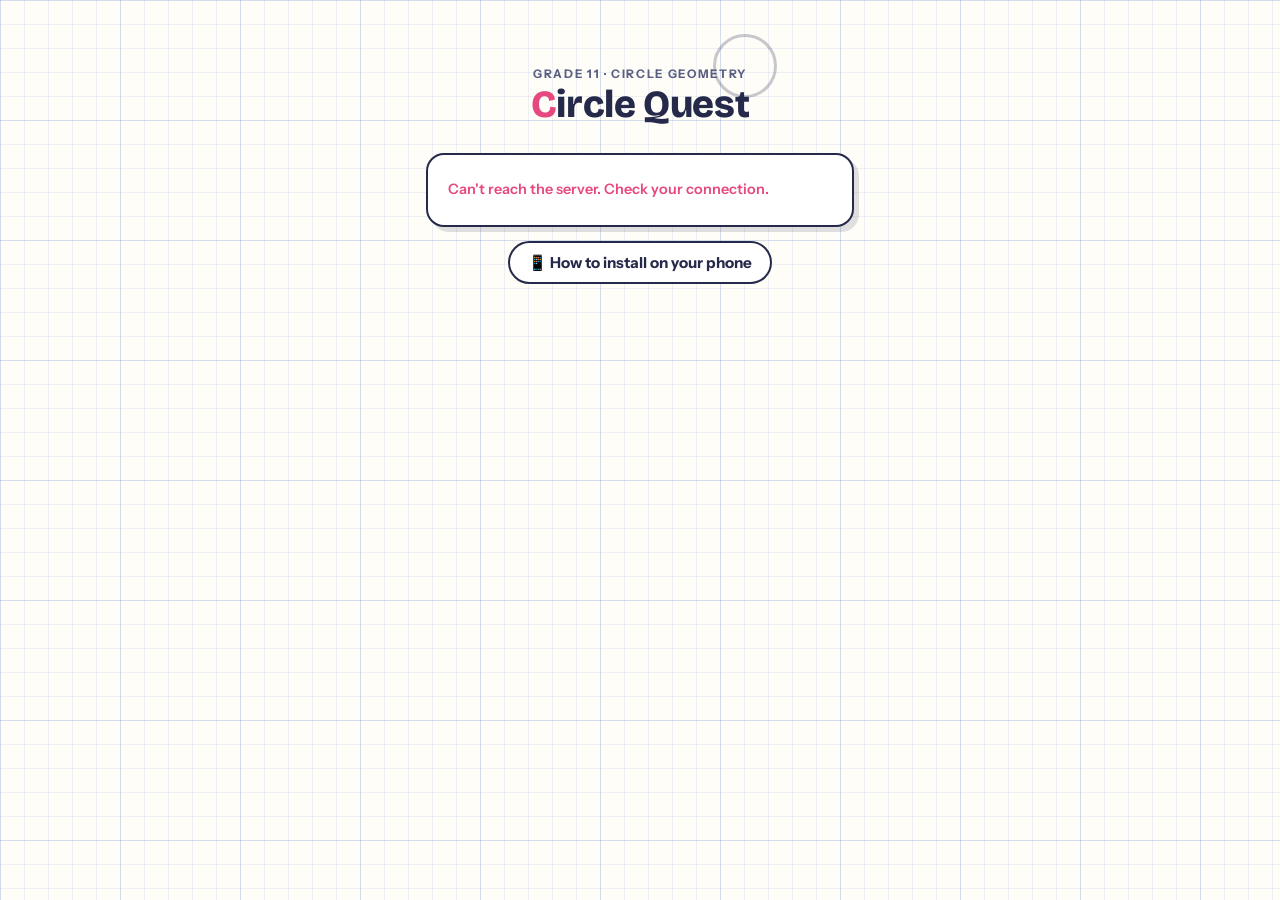
<file: index.html>
<!DOCTYPE html>
<html lang="en">
<head>
<meta charset="UTF-8">
<meta name="viewport" content="width=device-width, initial-scale=1.0, viewport-fit=cover">
<meta name="theme-color" content="#fffdf8">
<title>Circle Quest · Circle Geometry</title>
<meta name="description" content="Circle Quest — a gamified circle-geometry course. Discover each theorem, then earn XP and badges and climb the leaderboard. English &amp; Afrikaans.">
<meta property="og:title" content="Circle Quest · Circle Geometry">
<meta property="og:description" content="Discover circle-geometry theorems, earn XP and badges, climb the leaderboard.">
<meta property="og:type" content="website">

<!-- PWA: lets phones install Circle Quest to the home screen -->
<link rel="manifest" href="manifest.json" id="cq-manifest">
<script>
/* Matric link (?class=gr12): hand the phone the Gr12 install file, whose
   start_url carries the class. An iPhone home-screen app gets its own empty
   storage, so the cgg.cohort memory in js/auth.js never reaches it: the icon
   itself has to open the Gr12 address. Same precedence as currentCohort()
   in js/auth.js (link wins, else the remembered class, else gr11), and Gr11
   keeps manifest.json untouched. Runs at parse time, long before any phone
   asks for the manifest. */
(function () {
  try {
    var c = String(new URLSearchParams(location.search).get("class") || "").trim().toLowerCase();
    if (c !== "gr12" && c !== "gr11") {
      try { c = localStorage.getItem("cgg.cohort"); } catch (e) { c = null; }
    }
    if (c === "gr12") document.getElementById("cq-manifest").setAttribute("href", "manifest-gr12.json");
  } catch (e) { /* leave manifest.json in place */ }
})();
</script>
<link rel="icon" type="image/png" href="icon-192.png">

<!-- iPhone / iPad (Safari) home-screen support -->
<link rel="apple-touch-icon" href="apple-touch-icon.png">
<meta name="apple-mobile-web-app-capable" content="yes">
<meta name="mobile-web-app-capable" content="yes">
<meta name="apple-mobile-web-app-status-bar-style" content="default">
<meta name="apple-mobile-web-app-title" content="Circle Quest">

<link rel="preconnect" href="https://fonts.googleapis.com">
<link rel="preconnect" href="https://fonts.gstatic.com" crossorigin>
<link href="https://fonts.googleapis.com/css2?family=Bricolage+Grotesque:opsz,wght@12..96,500;12..96,700;12..96,800&family=Instrument+Sans:ital,wght@0,400;0,500;0,600;0,700;1,400&display=swap" rel="stylesheet">
<link rel="stylesheet" href="css/styles.css">
</head>
<body>
  <div id="app"><main class="view"><p class="muted center" style="padding:40px">Loading…</p></main></div>
  <script type="module" src="js/app.js"></script>
</body>
</html>
</file>
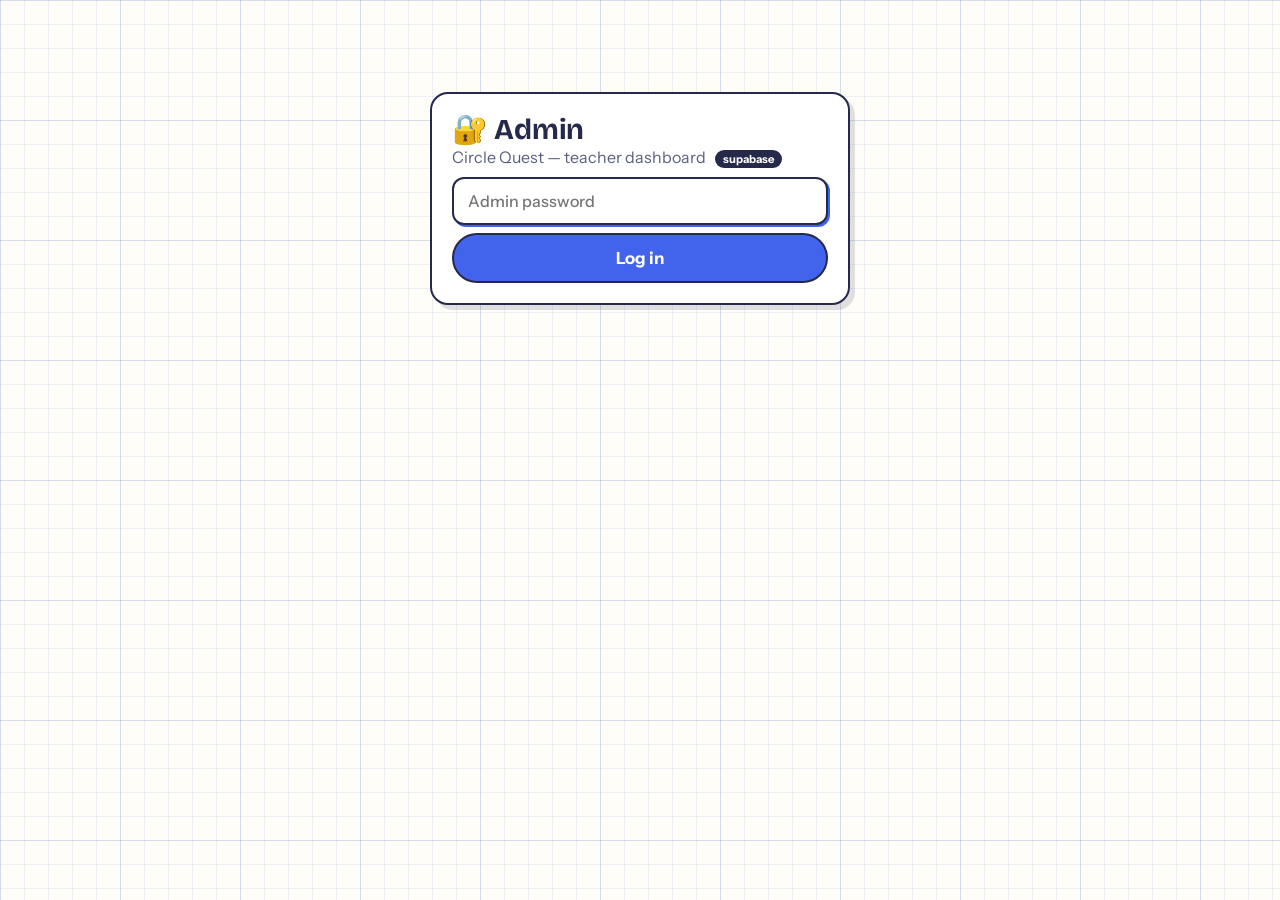
<file: admin.html>
<!DOCTYPE html>
<html lang="en">
<head>
<meta charset="UTF-8">
<meta name="viewport" content="width=device-width, initial-scale=1.0">
<title>Circle Quest · Admin</title>
<link rel="preconnect" href="https://fonts.googleapis.com">
<link rel="preconnect" href="https://fonts.gstatic.com" crossorigin>
<link href="https://fonts.googleapis.com/css2?family=Bricolage+Grotesque:opsz,wght@12..96,500;12..96,700;12..96,800&family=Instrument+Sans:ital,wght@0,400;0,500;0,600;0,700;1,400&display=swap" rel="stylesheet">
<link rel="stylesheet" href="css/styles.css">
<link rel="stylesheet" href="css/admin.css">
</head>
<body>
  <div class="admin-wrap"><div id="admin"><p class="muted center" style="padding:40px">Loading…</p></div></div>
  <script type="module" src="js/admin.js"></script>
</body>
</html>
</file>
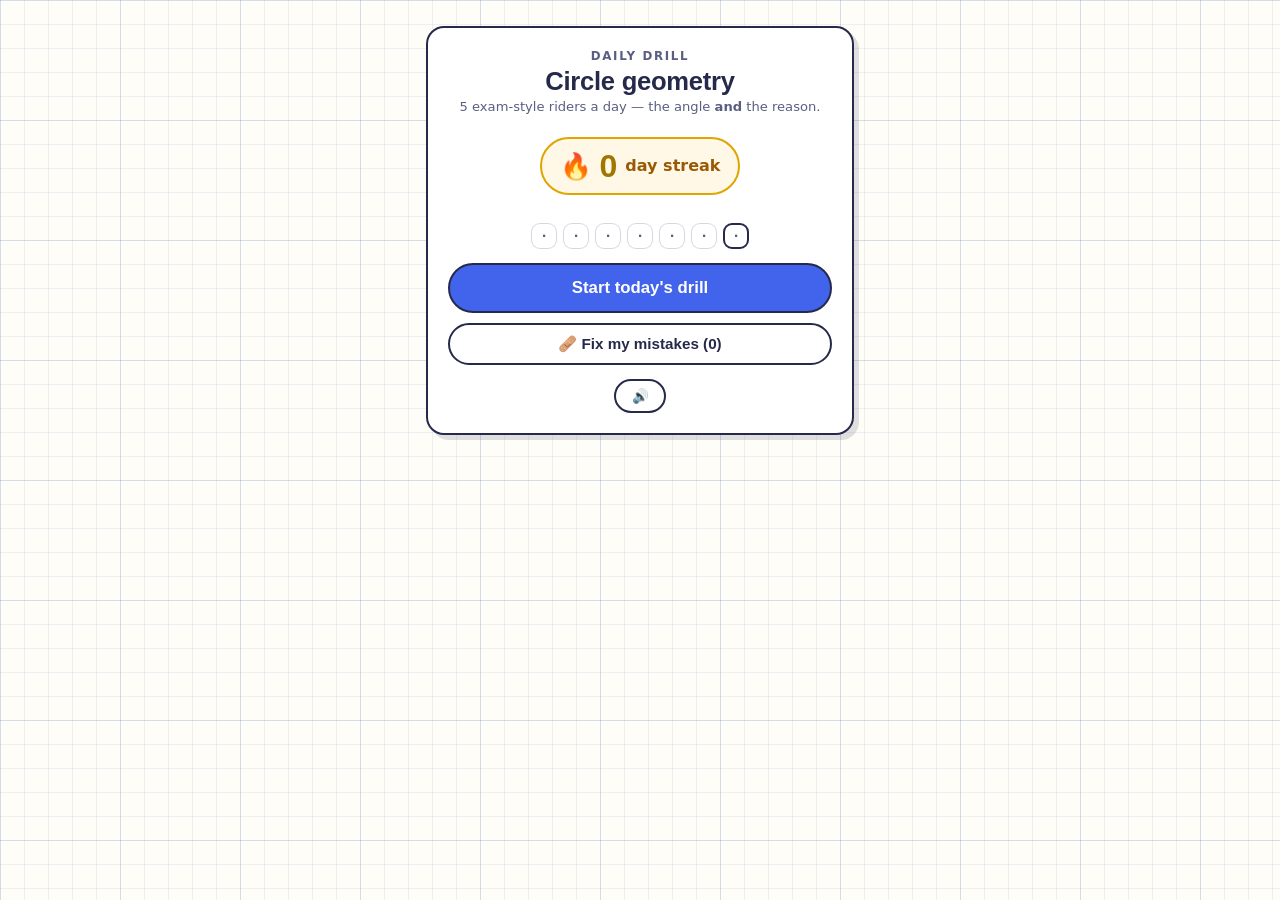
<file: drill.html>
<!DOCTYPE html>
<html lang="en">
<head>
<meta charset="UTF-8">
<meta name="viewport" content="width=device-width, initial-scale=1.0, viewport-fit=cover">
<meta name="theme-color" content="#fffdf8">
<title>Daily Drill · Circle Geometry</title>
<meta name="description" content="Five circle-geometry riders a day — the angle and the reason. Everything is saved on this phone only.">
<meta name="robots" content="noindex">

<!-- Add-to-Home-Screen on a phone: plain URL + these two icons. Deliberately
     NO manifest and NO service worker — the main app's manifest and start_url
     must stay exactly as they are, and this page caches nothing. -->
<link rel="icon" type="image/png" href="icon-192.png">
<link rel="apple-touch-icon" href="apple-touch-icon.png">
<meta name="apple-mobile-web-app-title" content="Daily Drill">

<!-- The app stylesheet, unchanged. The web-font <link> from index.html is
     deliberately left out: this page makes no network request at all, so it
     renders in the CSS's own fallback stack (system-ui / Segoe UI). -->
<link rel="stylesheet" href="css/styles.css">
<style>
  /* the only page-local styles: the home card's streak strip and footer */
  .view.sd-view{max-width:460px; padding-top:26px;}
  .sd-home .sd-title{font-size:1.6rem; margin:2px 0 2px;}
  .sd-home .sd-lede{margin-bottom:10px;}
  .sd-home .sd-best{margin:0 0 6px;}
  .sd-week{display:flex; justify-content:center; gap:6px; margin:6px 0 4px;}
  .sd-dot{width:26px; height:26px; border-radius:9px; display:grid; place-items:center;
    font-weight:800; font-size:.78rem; color:var(--ink-soft);
    background:#fff; border:1.5px solid rgba(37,42,74,.18);}
  .sd-dot.done{background:#e8f8f1; border-color:#0ea271; color:#0a6b4c;}
  .sd-dot.today{border-width:2.5px; border-color:var(--ink);}
  .sd-foot{margin-top:14px; display:flex; justify-content:center;}
  .sd-mute{min-width:52px;}
  @media (max-width:380px){
    .view.sd-view{padding-left:12px; padding-right:12px;}
    .sd-home{padding:16px 14px;}
  }
</style>
</head>
<body>
  <div id="app"><main class="view sd-view" id="host"><p class="muted center" style="padding:40px">Loading…</p></main></div>
  <script type="module">
    import { mountSoloDrill } from "./js/solo-drill.js";
    mountSoloDrill(document.getElementById("host"));
  </script>
</body>
</html>
</file>
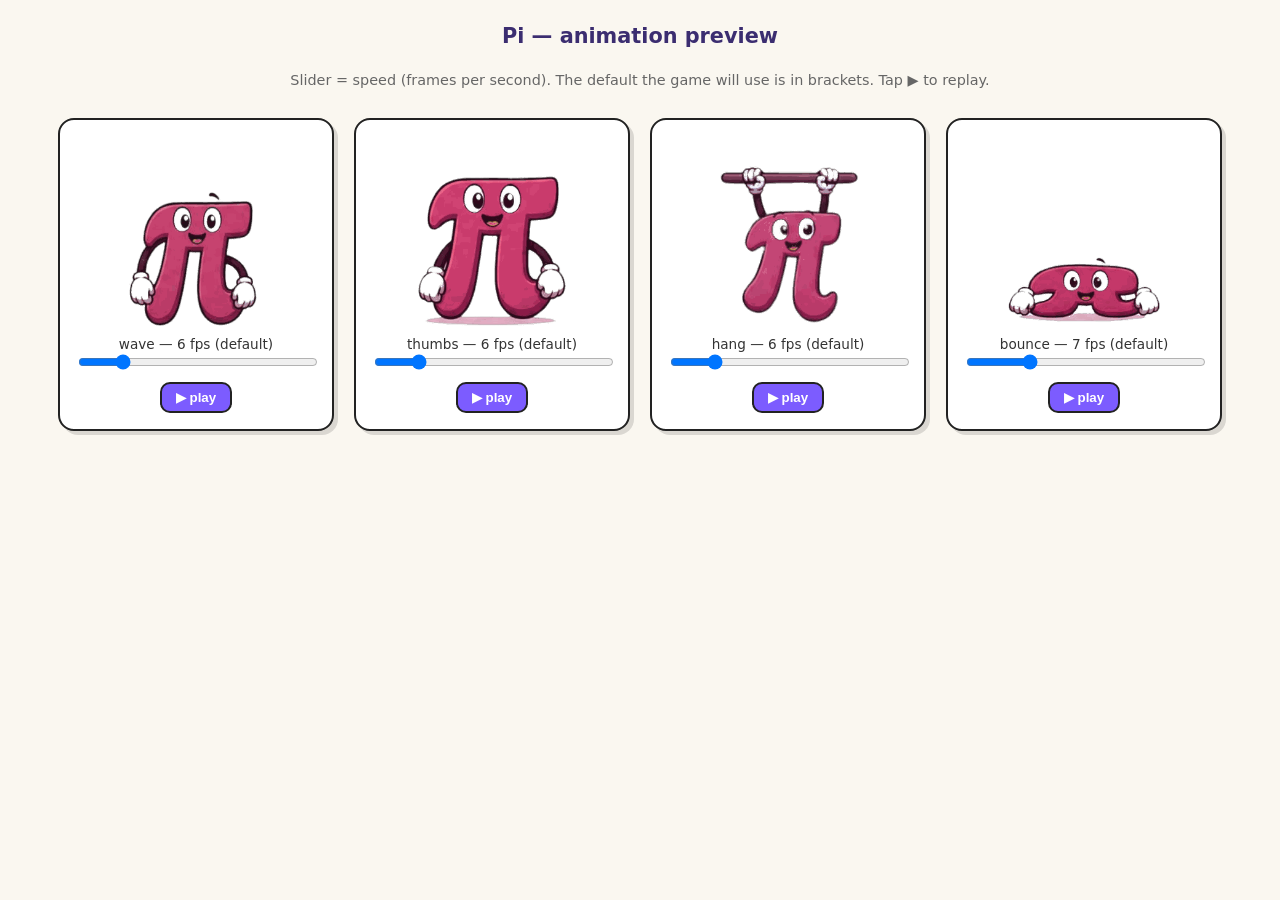
<file: pi-preview.html>
<!DOCTYPE html>
<!-- Pi mascot preview — NOT part of the game. Open on the dev server
     (e.g. http://localhost:5180/pi-preview.html) to judge frame timing.
     Each card plays one animation; the slider changes its fps live.
     The in-game defaults are marked on each slider. -->
<html lang="en">
<head>
<meta charset="utf-8">
<meta name="viewport" content="width=device-width, initial-scale=1">
<title>Pi preview</title>
<style>
  body{font-family:system-ui,sans-serif; background:#faf7f0; margin:0; padding:24px;
       display:flex; flex-wrap:wrap; gap:20px; justify-content:center;}
  h1{width:100%; text-align:center; font-size:1.3rem; color:#3b2d70; margin:0 0 4px;}
  p.note{width:100%; text-align:center; margin:0 0 10px; color:#666; font-size:.9rem;}
  .card{background:#fff; border:2px solid #222; border-radius:16px; padding:16px;
        width:240px; text-align:center; box-shadow:4px 4px 0 rgba(34,34,34,.15);}
  .stage{height:190px; display:flex; align-items:flex-end; justify-content:center;}
  .pi{background-repeat:no-repeat;}
  label{display:block; font-size:.85rem; margin-top:10px; color:#333;}
  input[type=range]{width:100%;}
  button{margin-top:8px; padding:6px 14px; border:2px solid #222; border-radius:10px;
         background:#7c5cff; color:#fff; font-weight:700; cursor:pointer;}
</style>
</head>
<body>
<h1>Pi — animation preview</h1>
<p class="note">Slider = speed (frames per second). The default the game will use is in brackets. Tap ▶ to replay.</p>
<script>
const BASE = "assets/pi/";
const DEFAULTS = { wave: 6, thumbs: 6, hang: 6, bounce: 7 };
const H = 160;
fetch(BASE + "meta.json").then(r => r.json()).then(meta => {
  Object.keys(meta).forEach(name => {
    const m = meta[name];
    const card = document.createElement("div"); card.className = "card";
    const stage = document.createElement("div"); stage.className = "stage";
    const pi = document.createElement("div"); pi.className = "pi";
    const s = H / m.h, w = Math.round(m.w * s);
    pi.style.width = w + "px"; pi.style.height = H + "px";
    pi.style.backgroundImage = `url(${BASE}${name}.png)`;
    pi.style.backgroundSize = `${Math.round(m.w * m.frames * s)}px ${H}px`;
    stage.appendChild(pi); card.appendChild(stage);
    const lab = document.createElement("label");
    lab.textContent = `${name} — ${DEFAULTS[name]} fps (default)`;
    const slider = document.createElement("input");
    slider.type = "range"; slider.min = 4; slider.max = 16; slider.value = DEFAULTS[name];
    const btn = document.createElement("button"); btn.textContent = "▶ play";
    card.appendChild(lab); card.appendChild(slider); card.appendChild(btn);
    document.body.appendChild(card);
    let timer = null;
    function play() {
      if (timer) clearInterval(timer);
      let i = 0;
      pi.style.backgroundPosition = "0 0";
      timer = setInterval(() => {
        i = (i + 1) % m.frames;
        pi.style.backgroundPosition = `-${i * w}px 0`;
        if (i === 0) { clearInterval(timer); timer = null; }
      }, 1000 / Number(slider.value));
    }
    slider.addEventListener("input", () => { lab.textContent = `${name} — ${slider.value} fps (default ${DEFAULTS[name]})`; play(); });
    btn.addEventListener("click", play);
    play();
  });
});
</script>
</body>
</html>
</file>
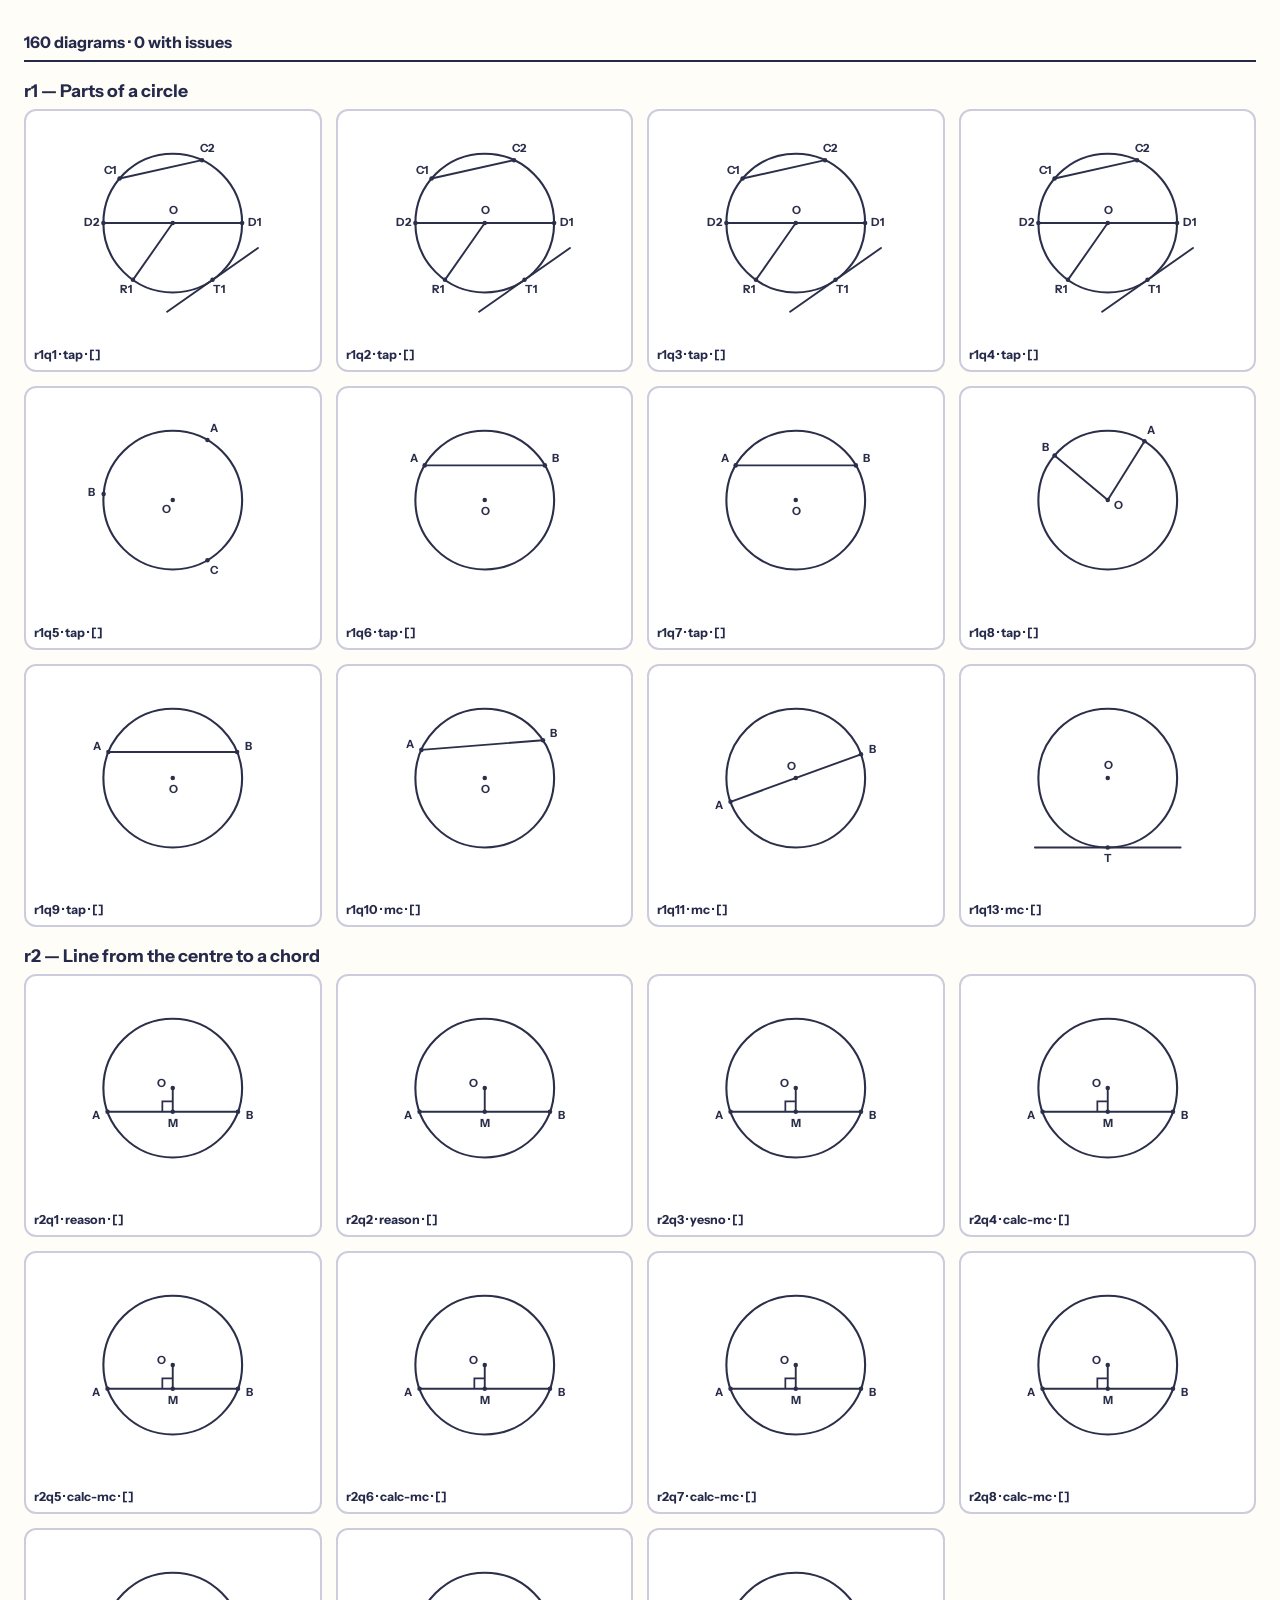
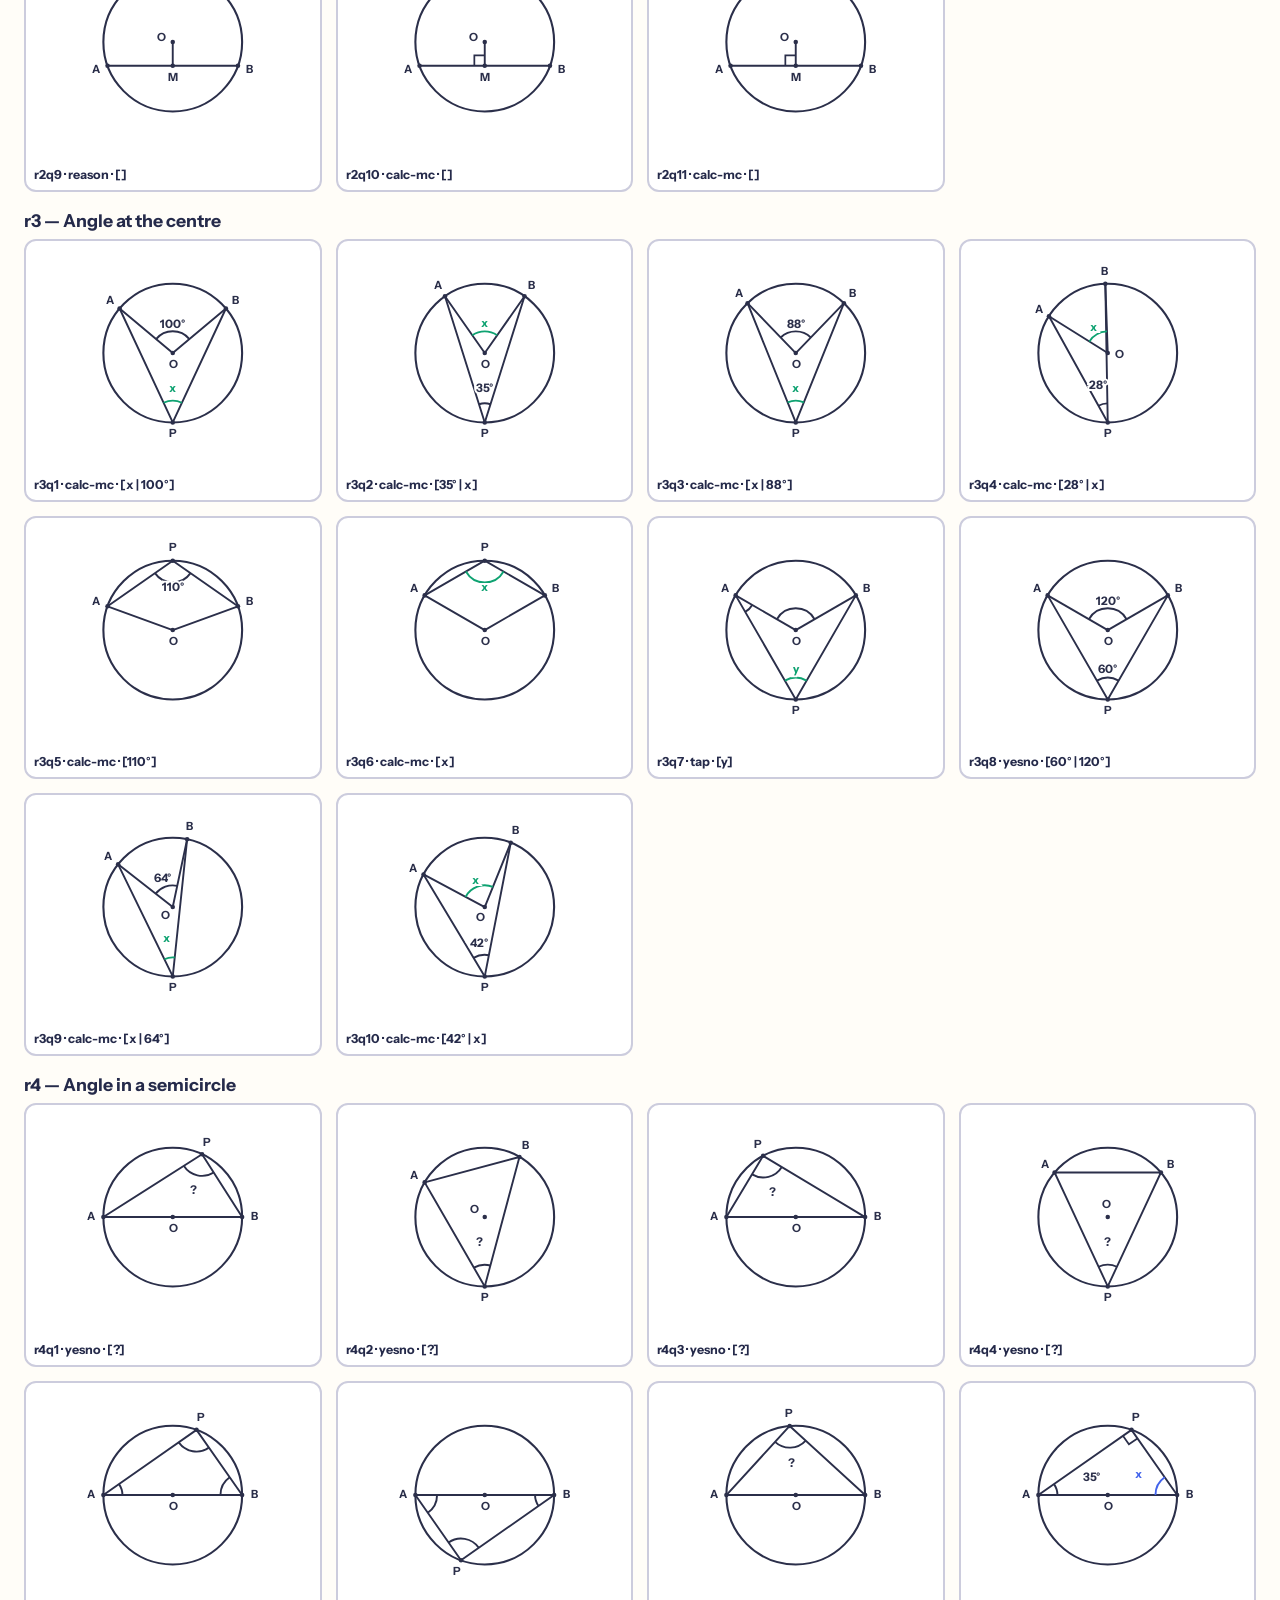
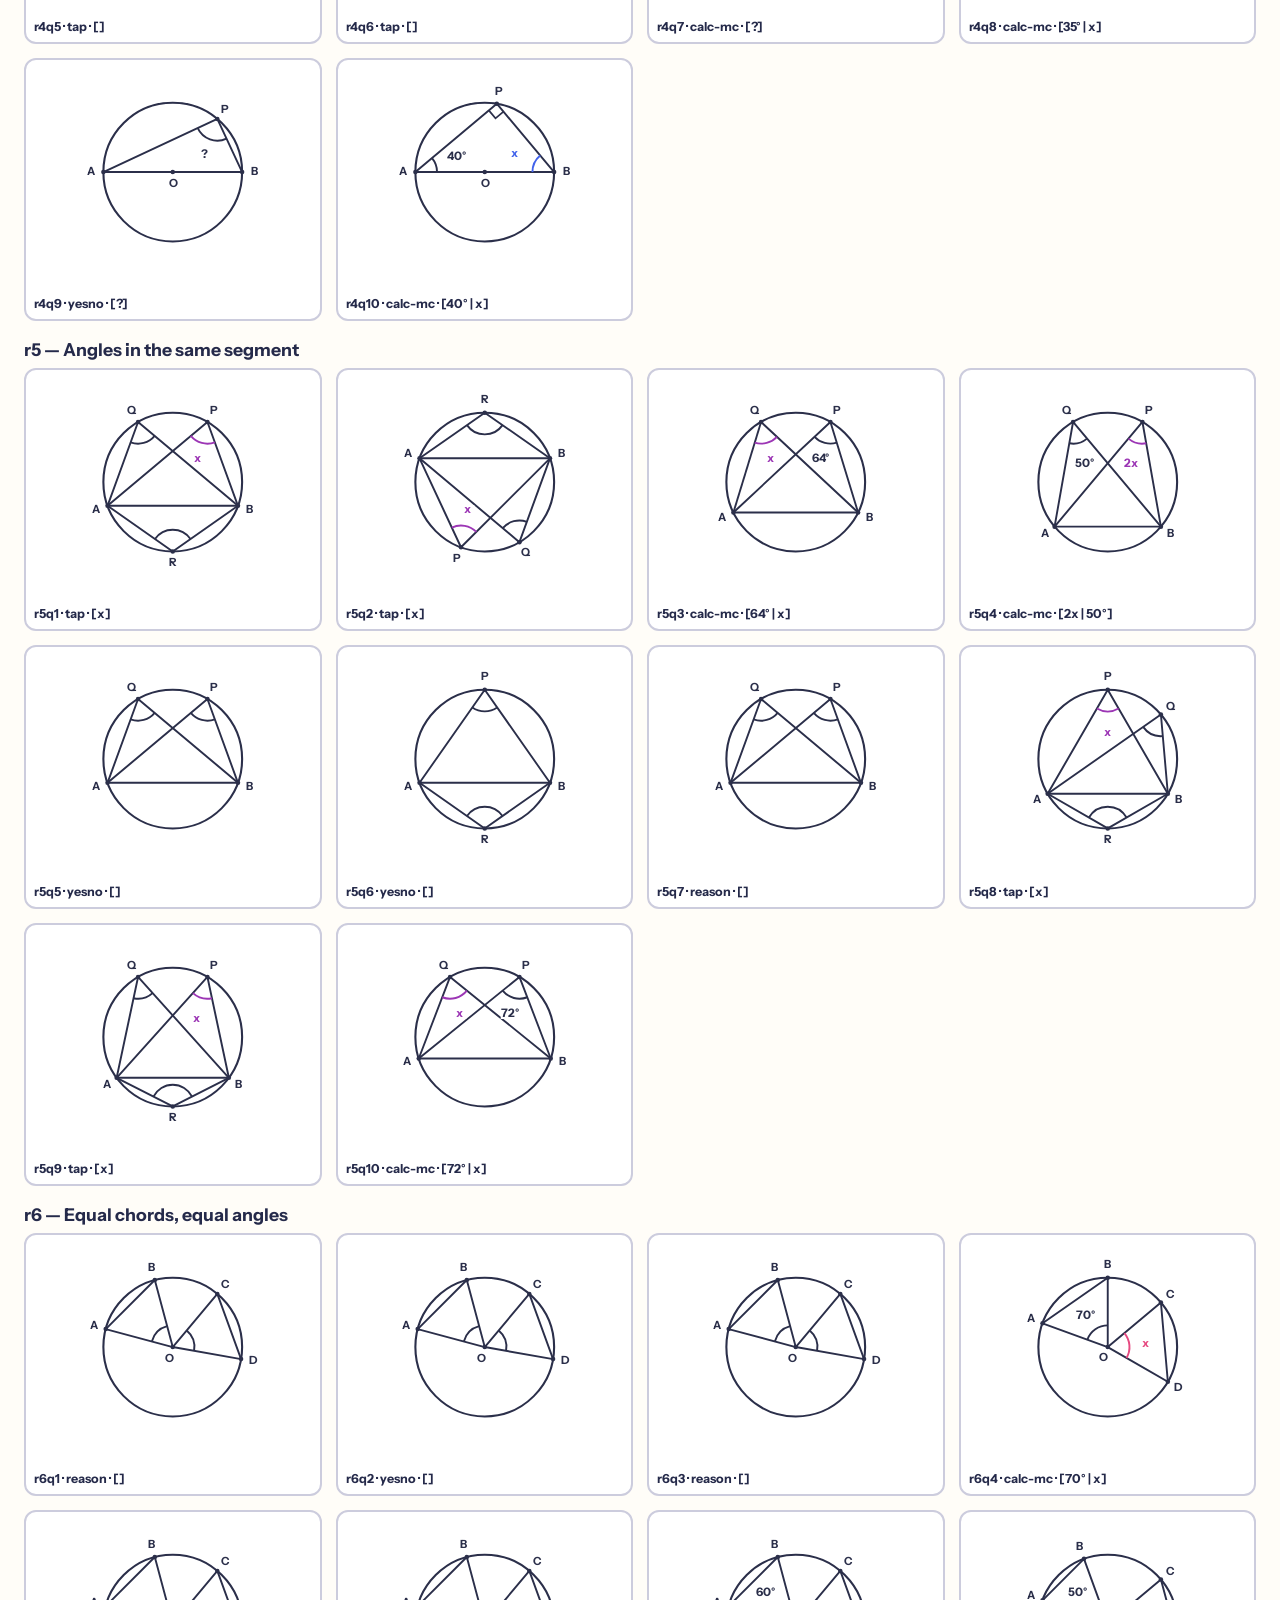
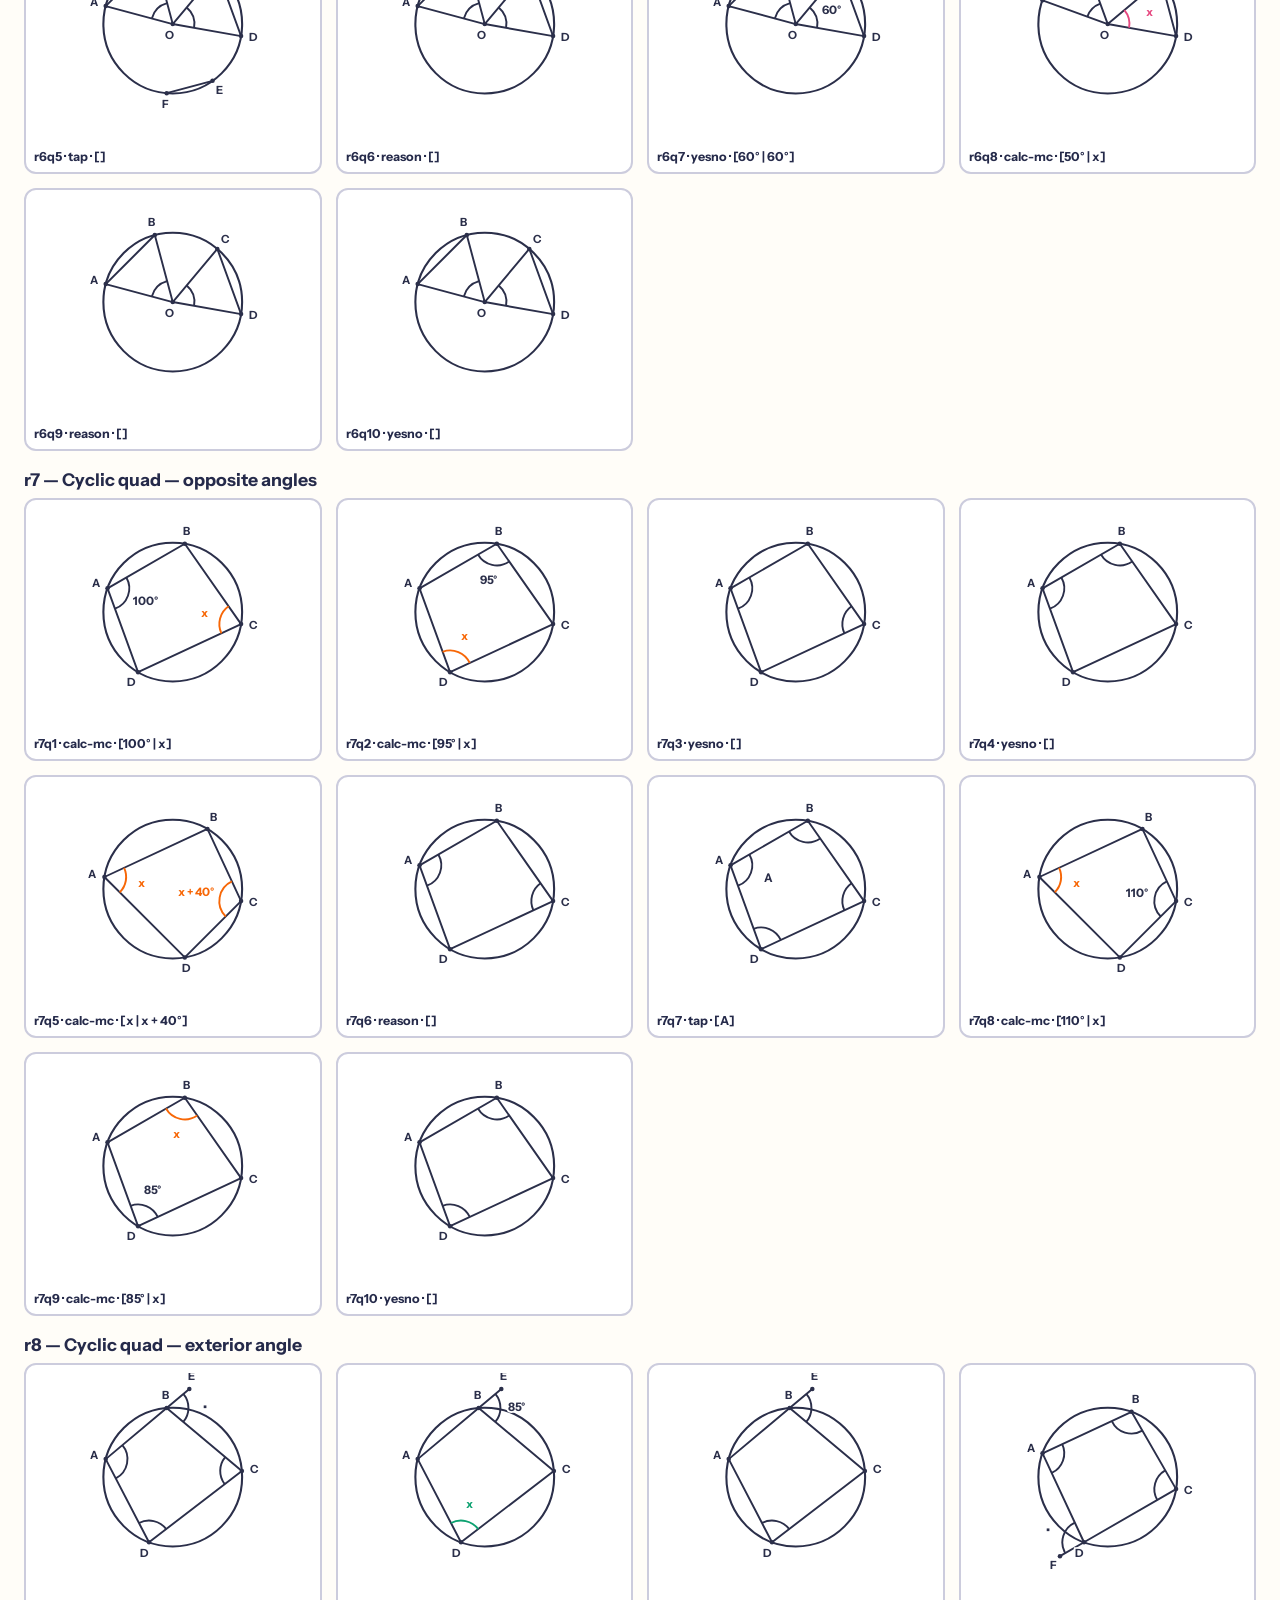
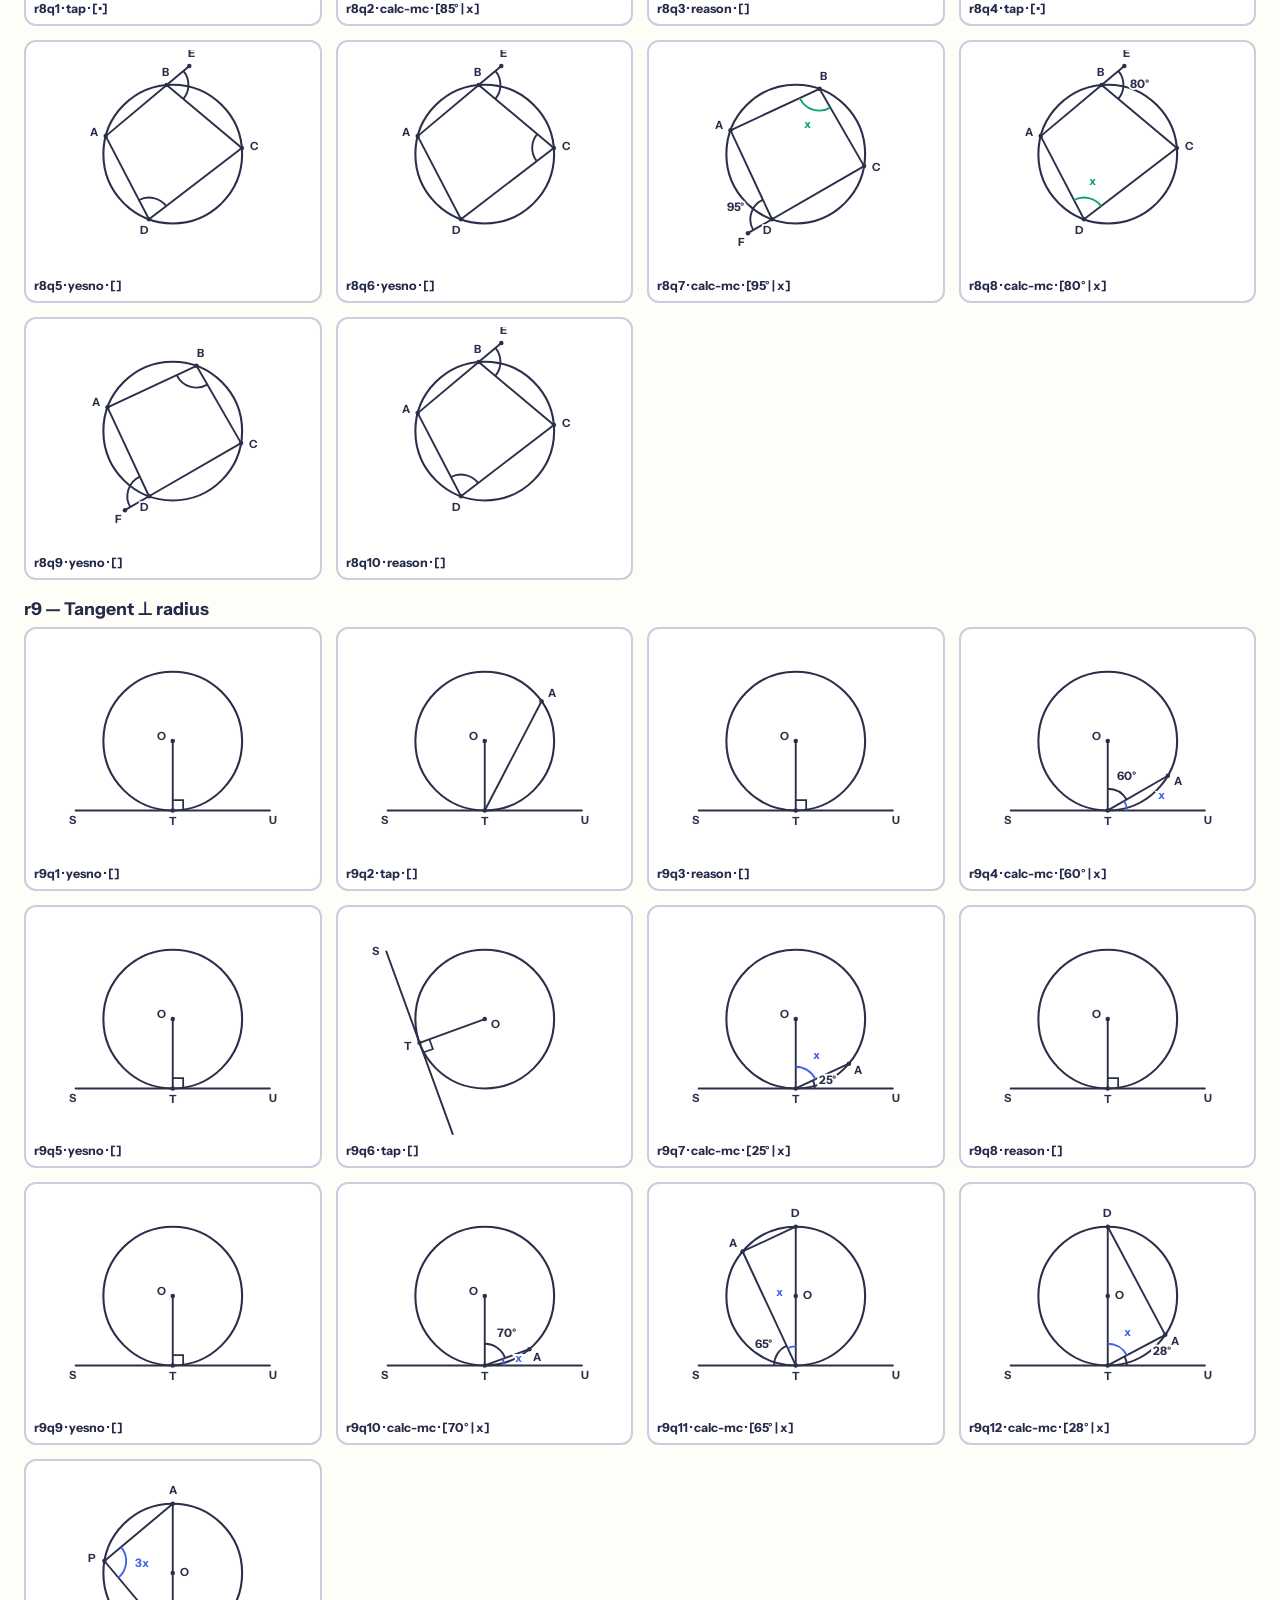
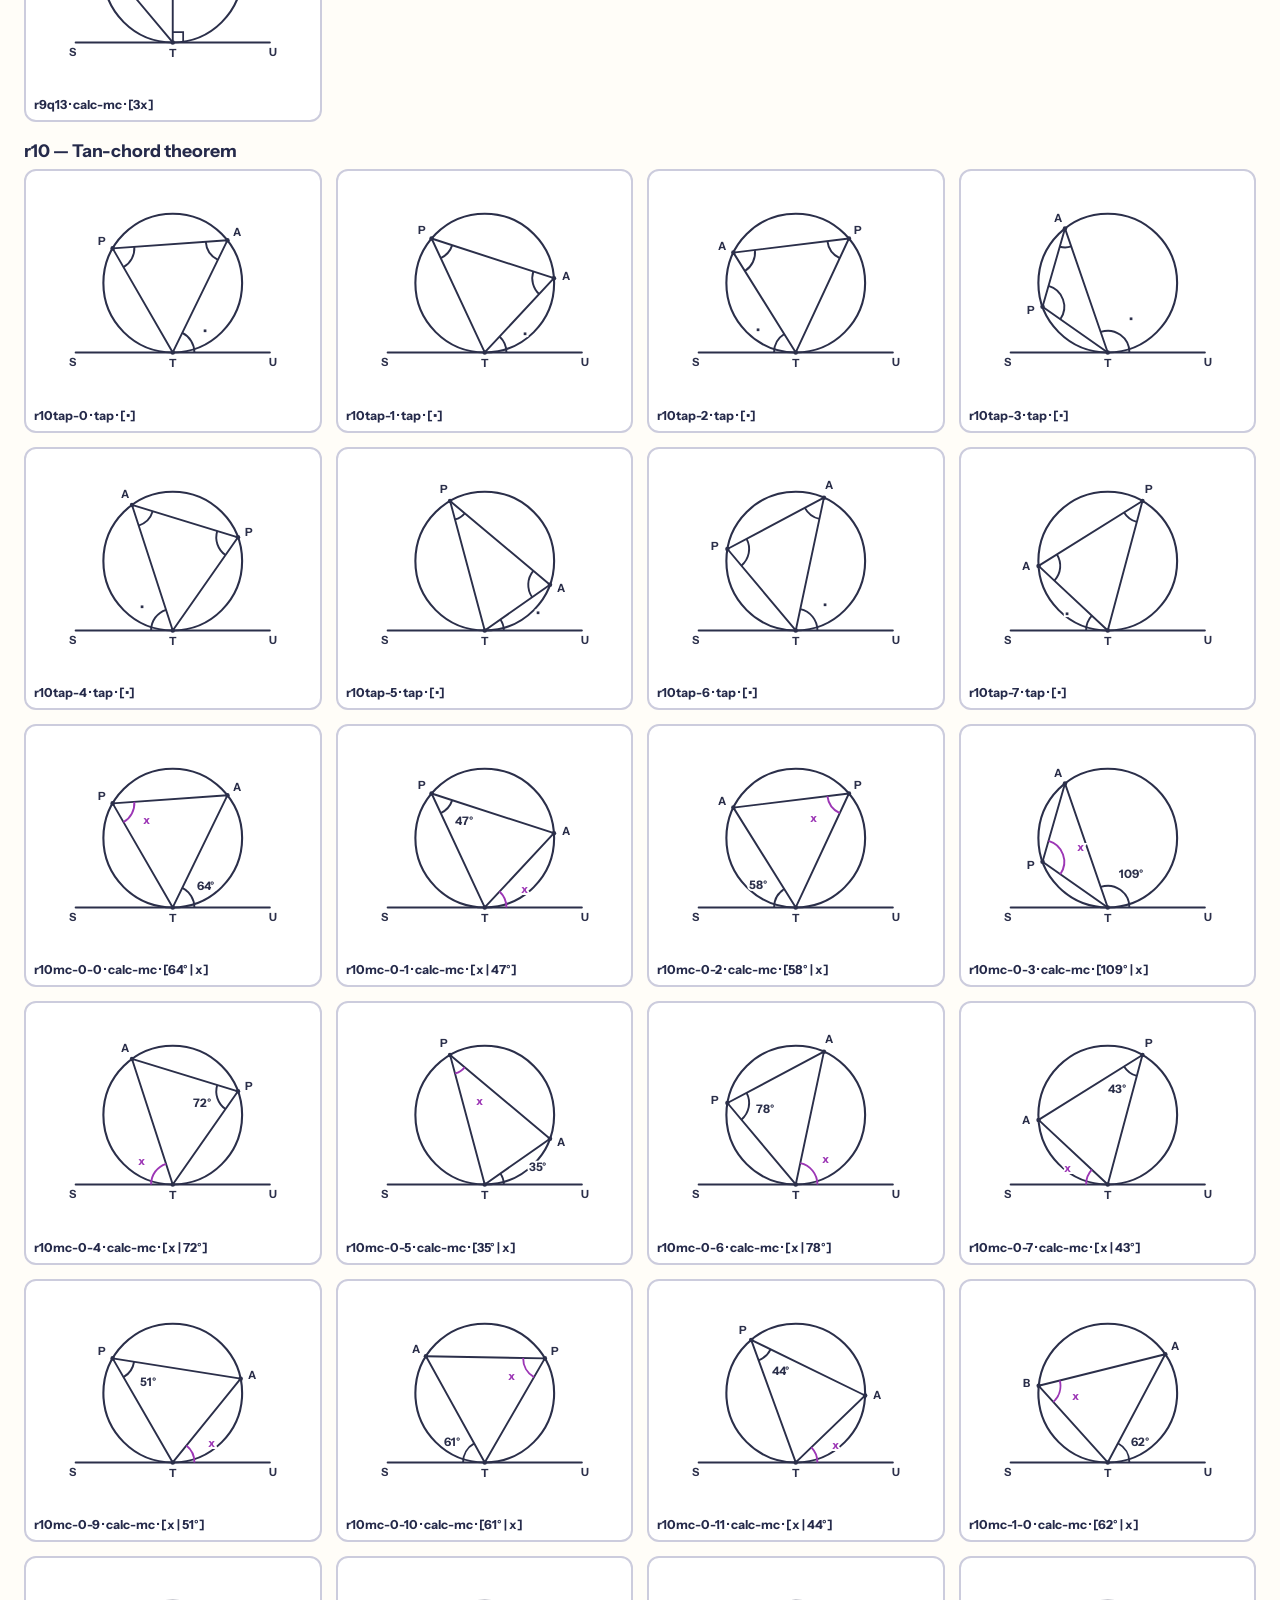
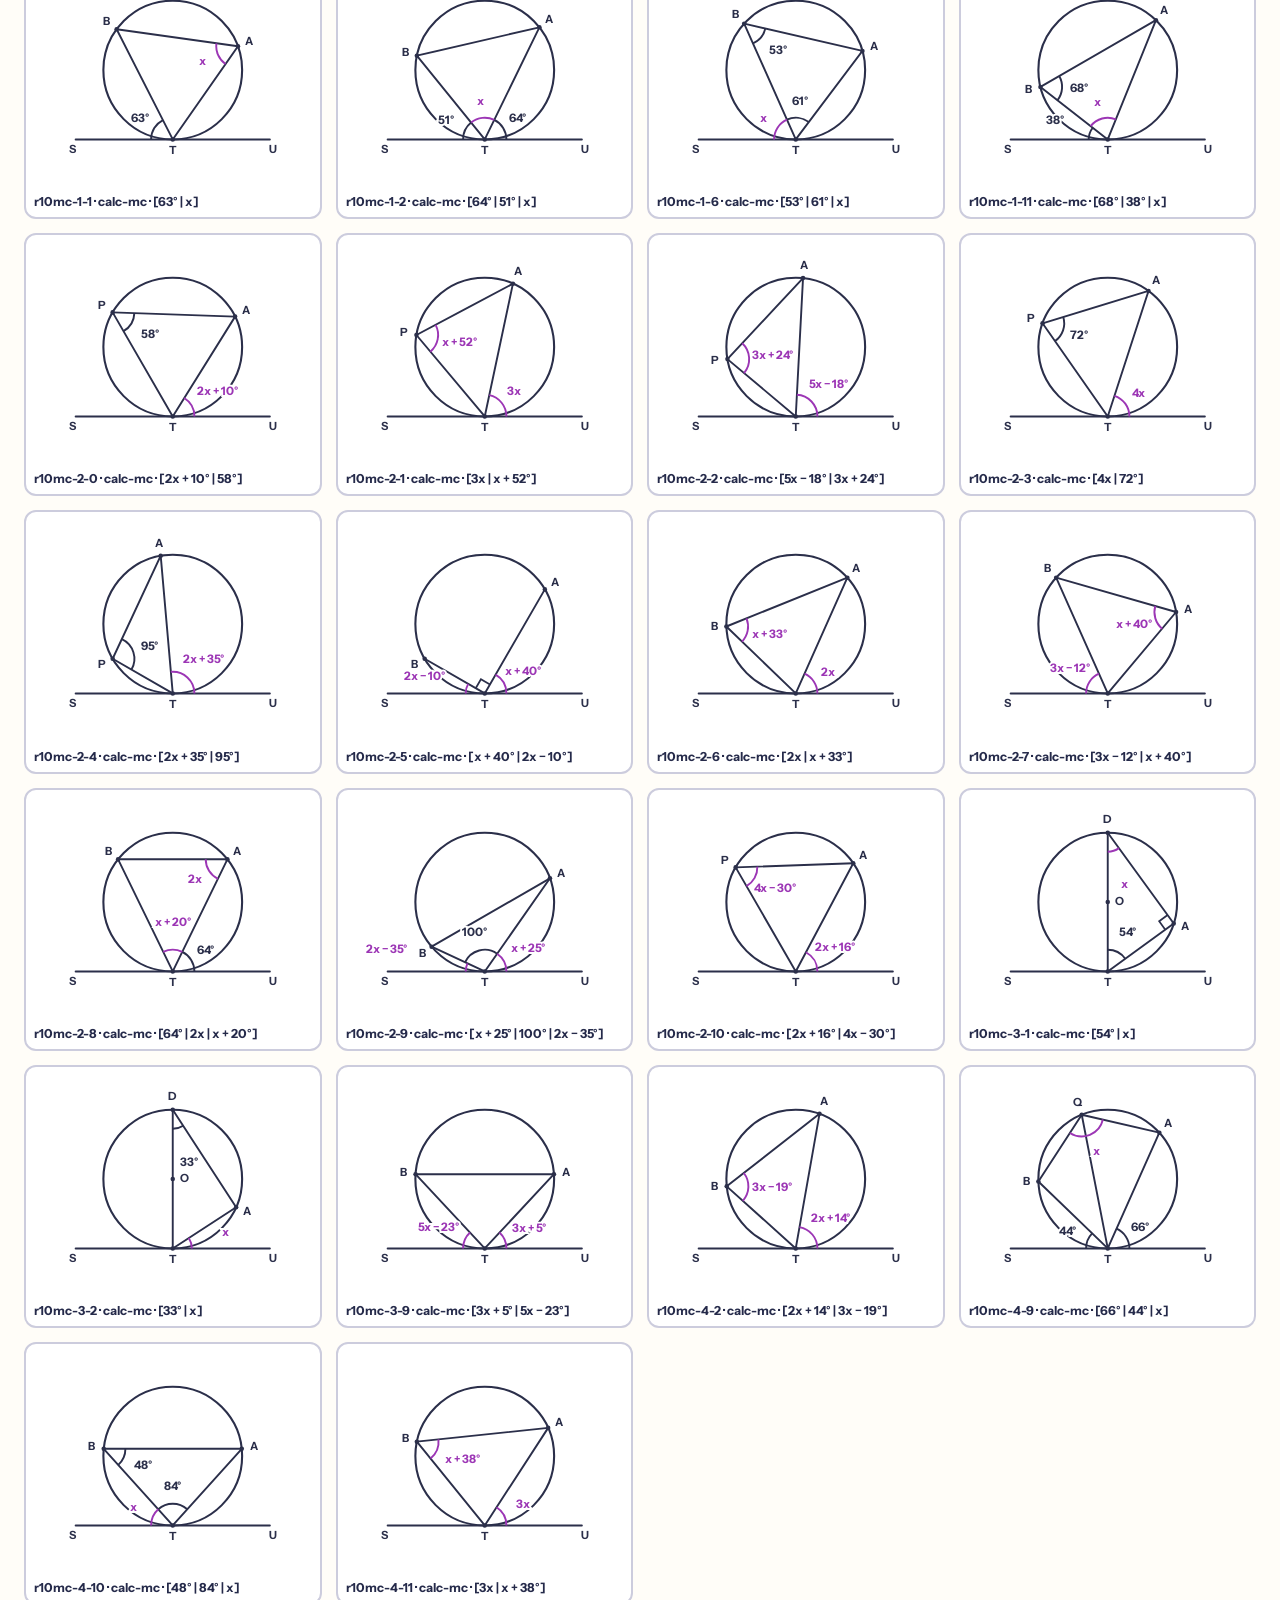
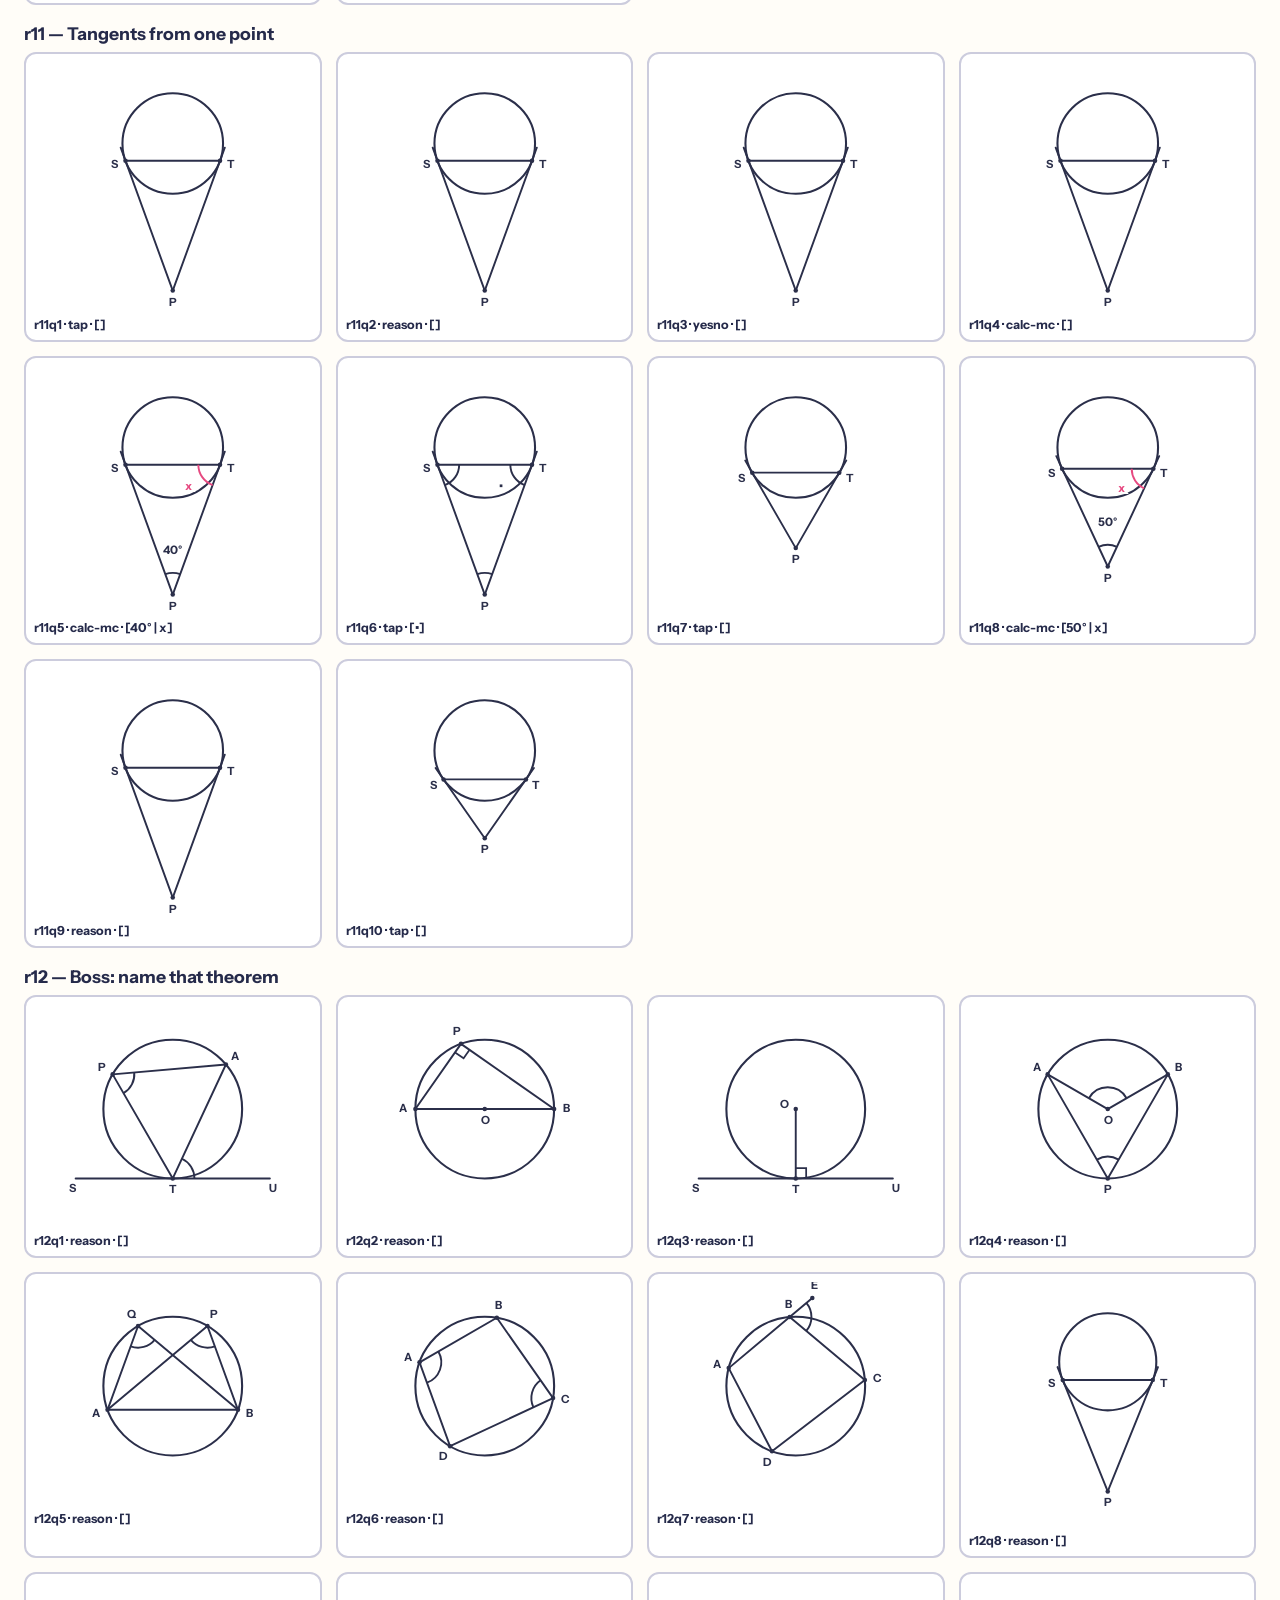
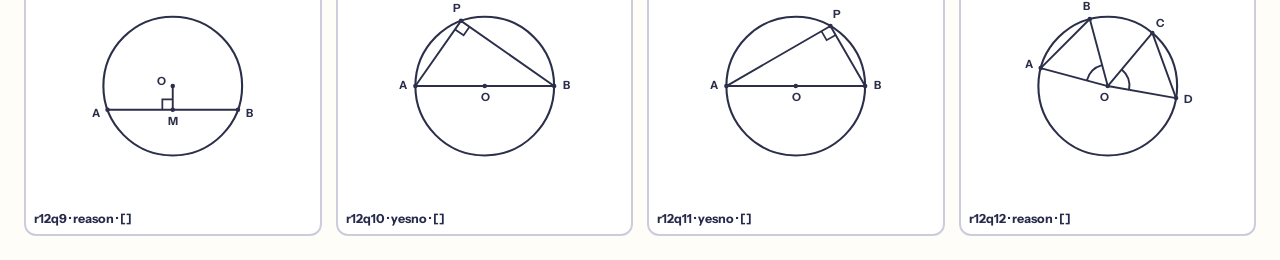
<file: review.html>
<!DOCTYPE html>
<html lang="en">
<head>
<meta charset="UTF-8">
<meta name="viewport" content="width=device-width, initial-scale=1.0">
<title>Diagram review</title>
<link href="https://fonts.googleapis.com/css2?family=Instrument+Sans:wght@0,400;0,600;0,700&display=swap" rel="stylesheet">
<style>
  body { font-family: "Instrument Sans", sans-serif; background:#fffdf8; color:#252a4a; padding:16px; }
  h2 { margin:18px 0 8px; font-size:1.1rem; }
  .grid { display:grid; grid-template-columns:repeat(auto-fill,minmax(250px,1fr)); gap:14px; }
  .card { border:2px solid #ccd; border-radius:12px; padding:8px; background:#fff; }
  .card.bad { border-color:#e64980; box-shadow:0 0 0 2px #e6498033; }
  .cap { font-size:.78rem; font-weight:700; margin-top:4px; }
  .issue { font-size:.72rem; color:#e64980; }
  svg.diag { width:100%; height:auto; }
  svg.diag .ln{stroke:#2b2f4a; stroke-width:2.2; stroke-linecap:round;}
  svg.diag .sirkel{stroke:#2b2f4a; stroke-width:2.4; fill:none;}
  svg.diag .al{font:700 13.5px "Instrument Sans",sans-serif; text-anchor:middle; dominant-baseline:middle; paint-order:stroke; stroke:#fff; stroke-width:4.5px;}
  svg.diag .pl{font:700 13px "Instrument Sans",sans-serif; fill:#2b2f4a; text-anchor:middle; dominant-baseline:middle; paint-order:stroke; stroke:#fff; stroke-width:4px;}
  #summary { position:sticky; top:0; background:#fffdf8; padding:8px 0; font-weight:700; border-bottom:2px solid #252a4a; }
</style>
</head>
<body>
<div id="summary">Running…</div>
<div id="out"></div>
<script type="module">
const __b = '?v=' + Date.now();
const { renderDiagram, computeGeometry, pol } = await import("./js/engine.js" + __b);
const __files = ['round01-parts','round02-centre-chord','round03-centre-circumference','round04-semicircle','round05-same-segment','round06-equal-chords','round07-cyclic-opposite','round08-cyclic-exterior','round09-tangent-radius','round10-tanchord','round11-tangents-point','round12-boss'];
const ROUNDS = [];
for (const f of __files) ROUNDS.push((await import("./js/rounds/" + f + ".js" + __b)).round);

function distSeg(px, py, ax, ay, bx, by) {
  const dx = bx - ax, dy = by - ay, L2 = dx*dx + dy*dy;
  let t = L2 ? ((px-ax)*dx + (py-ay)*dy)/L2 : 0;
  t = Math.max(0, Math.min(1, t));
  const cx = ax + t*dx, cy = ay + t*dy;
  return Math.hypot(px-cx, py-cy);
}
function oPos(cx, cy, segs, pts) {
  let best = pol(cx, cy, 14, 35), bestScore = -1;
  for (let deg = 0; deg < 360; deg += 8) {
    const [x, y] = pol(cx, cy, 14, deg);
    let score = 1e9;
    segs.forEach(s => score = Math.min(score, distSeg(x, y, ...s)));
    pts.forEach(p => score = Math.min(score, Math.hypot(x - p.x, y - p.y)));
    if (score > bestScore) { bestScore = score; best = [x, y]; }
  }
  return { x: best[0], y: best[1] };
}

function analyse(d) {
  const g = computeGeometry(d);
  const segs = [];
  g.chordSegs.forEach(c => segs.push([c.p1.x,c.p1.y,c.p2.x,c.p2.y]));
  g.tangentLines.forEach(t => segs.push([t.e1.x,t.e1.y,t.e2.x,t.e2.y]));
  g.extTangents.forEach(s => segs.push([s.p1.x,s.p1.y,s.p2.x,s.p2.y]));

  // labels: {x,y,text} — build point + angle labels first, then place O against them
  const labels = [];
  for (const k in g.pts) {
    const p = g.pts[k];
    if (p.centre) continue;
    let lx, ly;
    if (p.circ) [lx,ly] = pol(g.cx,g.cy,g.R+14,p.deg);
    else { const dir = Math.atan2(-(p.y-g.cy),p.x-g.cx)*180/Math.PI; [lx,ly]=pol(p.x,p.y,14,dir); }
    labels.push({ x:lx, y:ly, text:k });
  }
  (d.angles||[]).forEach((a,i) => { if (a.t) { const L = g.angles[i].label; labels.push({ x:L.x, y:L.y, text:a.t }); } });
  if (g.O) { const o = oPos(g.cx, g.cy, segs, labels); labels.unshift({ ...o, text:"O" }); }

  const issues = [];
  // O label on a line?
  if (g.O) {
    const o = labels.find(l => l.text === "O");
    let mind = 1e9;
    segs.forEach(s => { mind = Math.min(mind, distSeg(o.x,o.y,...s)); });
    if (mind < 10) issues.push("O on line (" + Math.round(mind) + ")");
  }
  // label collisions
  for (let i=0;i<labels.length;i++) for (let j=i+1;j<labels.length;j++) {
    const dd = Math.hypot(labels[i].x-labels[j].x, labels[i].y-labels[j].y);
    if (dd < 15) issues.push(`"${labels[i].text}"↔"${labels[j].text}" (${Math.round(dd)})`);
  }
  // angle label very close to its vertex (ambiguous)
  (d.angles||[]).forEach((a,i) => { if (a.t) { const ga=g.angles[i]; const dd=Math.hypot(ga.label.x-ga.vertex.x, ga.label.y-ga.vertex.y); if (dd<20) issues.push(`"${a.t}" near vertex (${Math.round(dd)})`); } });
  return { g, issues, labelTexts: (d.angles||[]).map(a=>a.t).filter(Boolean) };
}

const out = document.getElementById("out");
let total=0, bad=0, allIssues=[];
ROUNDS.forEach(r => {
  const h = document.createElement("h2"); h.textContent = `${r.id} — ${r.title.en}`; out.appendChild(h);
  const grid = document.createElement("div"); grid.className="grid"; out.appendChild(grid);
  r.questions.forEach(q => {
    if (!q.diagram) return;
    total++;
    const { issues, labelTexts } = analyse(q.diagram);
    const card = document.createElement("div"); card.className = "card" + (issues.length?" bad":"");
    card.innerHTML = renderDiagram(q.diagram, q.accent) +
      `<div class="cap">${q.id} · ${q.type} · [${labelTexts.join(" | ")}]</div>` +
      (issues.length?`<div class="issue">${issues.join("; ")}</div>`:"");
    grid.appendChild(card);
    if (issues.length){ bad++; allIssues.push(`${r.id}/${q.id}: ${issues.join("; ")}`); }
  });
});
document.getElementById("summary").textContent = `${total} diagrams · ${bad} with issues`;
window.__ISSUES__ = allIssues;
console.log("ISSUES", JSON.stringify(allIssues, null, 1));
</script>
</body>
</html>
</file>
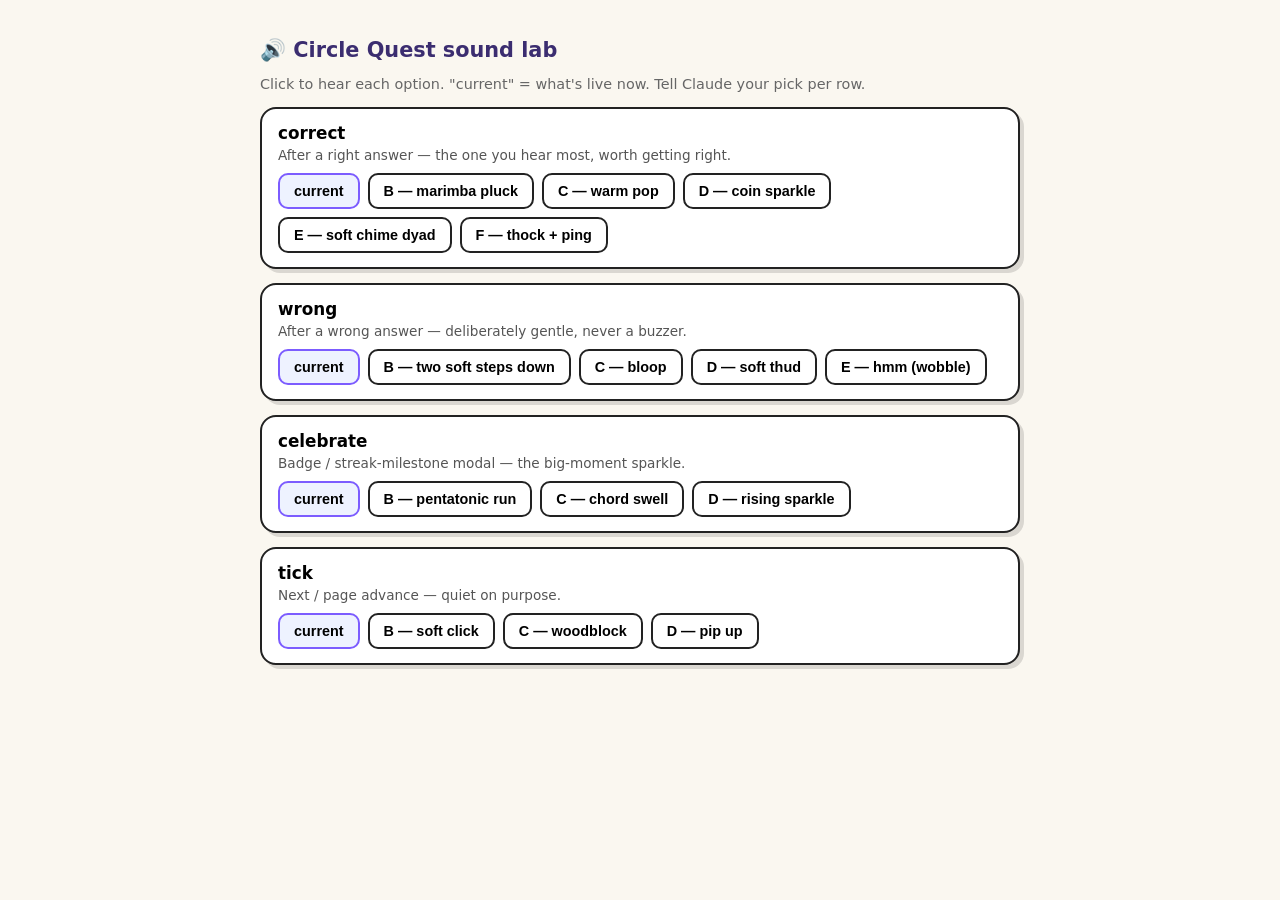
<file: sound-lab.html>
<!DOCTYPE html>
<!-- Sound lab — NOT part of the game. Open on the dev server
     (http://localhost:5180/sound-lab.html), click around, and tell
     Claude which letter you want for each row (e.g. "correct = C,
     wrong = current, celebrate = B, tick = D"). Every candidate is
     synthesized with the same Web Audio approach js/sound.js uses —
     no audio files, so any pick keeps the PWA offline-safe. -->
<html lang="en">
<head>
<meta charset="utf-8">
<meta name="viewport" content="width=device-width, initial-scale=1">
<title>Circle Quest sound lab</title>
<style>
  body{font-family:system-ui,sans-serif; background:#faf7f0; margin:0; padding:24px; max-width:760px; margin-inline:auto;}
  h1{font-size:1.3rem; color:#3b2d70;}
  p.note{color:#666; font-size:.9rem;}
  .row{background:#fff; border:2px solid #222; border-radius:16px; padding:14px 16px; margin:14px 0;
       box-shadow:4px 4px 0 rgba(34,34,34,.15);}
  .row h2{margin:0 0 4px; font-size:1.05rem;}
  .row p{margin:0 0 10px; color:#555; font-size:.85rem;}
  .btns{display:flex; flex-wrap:wrap; gap:8px;}
  button{padding:8px 14px; border:2px solid #222; border-radius:10px; background:#fff;
         font-weight:700; cursor:pointer; font-size:.9rem;}
  button.cur{background:#eef2ff; border-color:#7c5cff;}
  button:active{transform:translate(1px,1px);}
</style>
</head>
<body>
<h1>🔊 Circle Quest sound lab</h1>
<p class="note">Click to hear each option. "current" = what's live now. Tell Claude your pick per row.</p>
<div id="rows"></div>
<script>
let ctx = null;
function c() { if (!ctx) ctx = new (window.AudioContext || window.webkitAudioContext)(); if (ctx.state === "suspended") ctx.resume(); return ctx; }
function note(a, { freq, dur = 0.14, type = "sine", peak = 0.18, at = 0, glide = null }) {
  const t0 = a.currentTime + at;
  const o = a.createOscillator(), g = a.createGain();
  o.type = type; o.frequency.setValueAtTime(freq, t0);
  if (glide) o.frequency.exponentialRampToValueAtTime(glide, t0 + dur);
  g.gain.setValueAtTime(0, t0);
  g.gain.linearRampToValueAtTime(peak, t0 + 0.012);
  g.gain.exponentialRampToValueAtTime(0.0001, t0 + dur);
  o.connect(g); g.connect(a.destination); o.start(t0); o.stop(t0 + dur + 0.02);
}

const LAB = {
  correct: {
    blurb: "After a right answer — the one you hear most, worth getting right.",
    options: {
      "current": a => { note(a,{freq:587.33,dur:.11,type:"triangle",peak:.16}); note(a,{freq:880,dur:.16,type:"triangle",peak:.18,at:.09}); },
      "B — marimba pluck": a => { note(a,{freq:783.99,dur:.16,type:"sine",peak:.22}); note(a,{freq:1567.98,dur:.09,type:"sine",peak:.07}); },
      "C — warm pop": a => { note(a,{freq:330,glide:660,dur:.12,type:"sine",peak:.22}); },
      "D — coin sparkle": a => { note(a,{freq:987.77,dur:.07,type:"square",peak:.06}); note(a,{freq:1318.5,dur:.18,type:"square",peak:.07,at:.06}); },
      "E — soft chime dyad": a => { note(a,{freq:659.25,dur:.22,type:"triangle",peak:.12}); note(a,{freq:987.77,dur:.26,type:"triangle",peak:.10,at:.02}); },
      "F — thock + ping": a => { note(a,{freq:180,dur:.04,type:"square",peak:.12}); note(a,{freq:880,dur:.16,type:"sine",peak:.16,at:.05}); },
    },
  },
  wrong: {
    blurb: "After a wrong answer — deliberately gentle, never a buzzer.",
    options: {
      "current": a => { note(a,{freq:220,dur:.16,type:"sine",peak:.10}); },
      "B — two soft steps down": a => { note(a,{freq:329.63,dur:.10,type:"sine",peak:.10}); note(a,{freq:261.63,dur:.14,type:"sine",peak:.09,at:.09}); },
      "C — bloop": a => { note(a,{freq:280,glide:170,dur:.16,type:"sine",peak:.11}); },
      "D — soft thud": a => { note(a,{freq:110,dur:.09,type:"sine",peak:.14}); },
      "E — hmm (wobble)": a => { note(a,{freq:233.08,dur:.09,type:"triangle",peak:.08}); note(a,{freq:220,dur:.12,type:"triangle",peak:.08,at:.08}); },
    },
  },
  celebrate: {
    blurb: "Badge / streak-milestone modal — the big-moment sparkle.",
    options: {
      "current": a => { [523.25,659.25,783.99,1046.5].forEach((f,i)=>note(a,{freq:f,dur:.18,type:"triangle",peak:.15,at:i*.07})); },
      "B — pentatonic run": a => { [523.25,587.33,659.25,783.99,880].forEach((f,i)=>note(a,{freq:f,dur:.14,type:"triangle",peak:.13,at:i*.055})); },
      "C — chord swell": a => { [523.25,659.25,783.99].forEach(f=>note(a,{freq:f,dur:.5,type:"triangle",peak:.09})); note(a,{freq:1046.5,dur:.4,type:"triangle",peak:.10,at:.12}); },
      "D — rising sparkle": a => { [659.25,880,1318.5].forEach((f,i)=>note(a,{freq:f,dur:.16,type:"triangle",peak:.13,at:i*.09})); note(a,{freq:2637,dur:.12,type:"sine",peak:.05,at:.3}); },
    },
  },
  tick: {
    blurb: "Next / page advance — quiet on purpose.",
    options: {
      "current": a => { note(a,{freq:1200,dur:.035,type:"square",peak:.03}); },
      "B — soft click": a => { note(a,{freq:800,dur:.025,type:"sine",peak:.06}); },
      "C — woodblock": a => { note(a,{freq:500,dur:.045,type:"triangle",peak:.08}); },
      "D — pip up": a => { note(a,{freq:1000,glide:1400,dur:.04,type:"sine",peak:.04}); },
    },
  },
};

const rows = document.getElementById("rows");
Object.entries(LAB).forEach(([name, def]) => {
  const row = document.createElement("div"); row.className = "row";
  row.innerHTML = `<h2>${name}</h2><p>${def.blurb}</p>`;
  const btns = document.createElement("div"); btns.className = "btns";
  Object.entries(def.options).forEach(([label, fn]) => {
    const b = document.createElement("button");
    b.textContent = label; if (label === "current") b.classList.add("cur");
    b.addEventListener("click", () => { try { fn(c()); } catch(e) {} });
    btns.appendChild(b);
  });
  row.appendChild(btns); rows.appendChild(row);
});
</script>
</body>
</html>
</file>
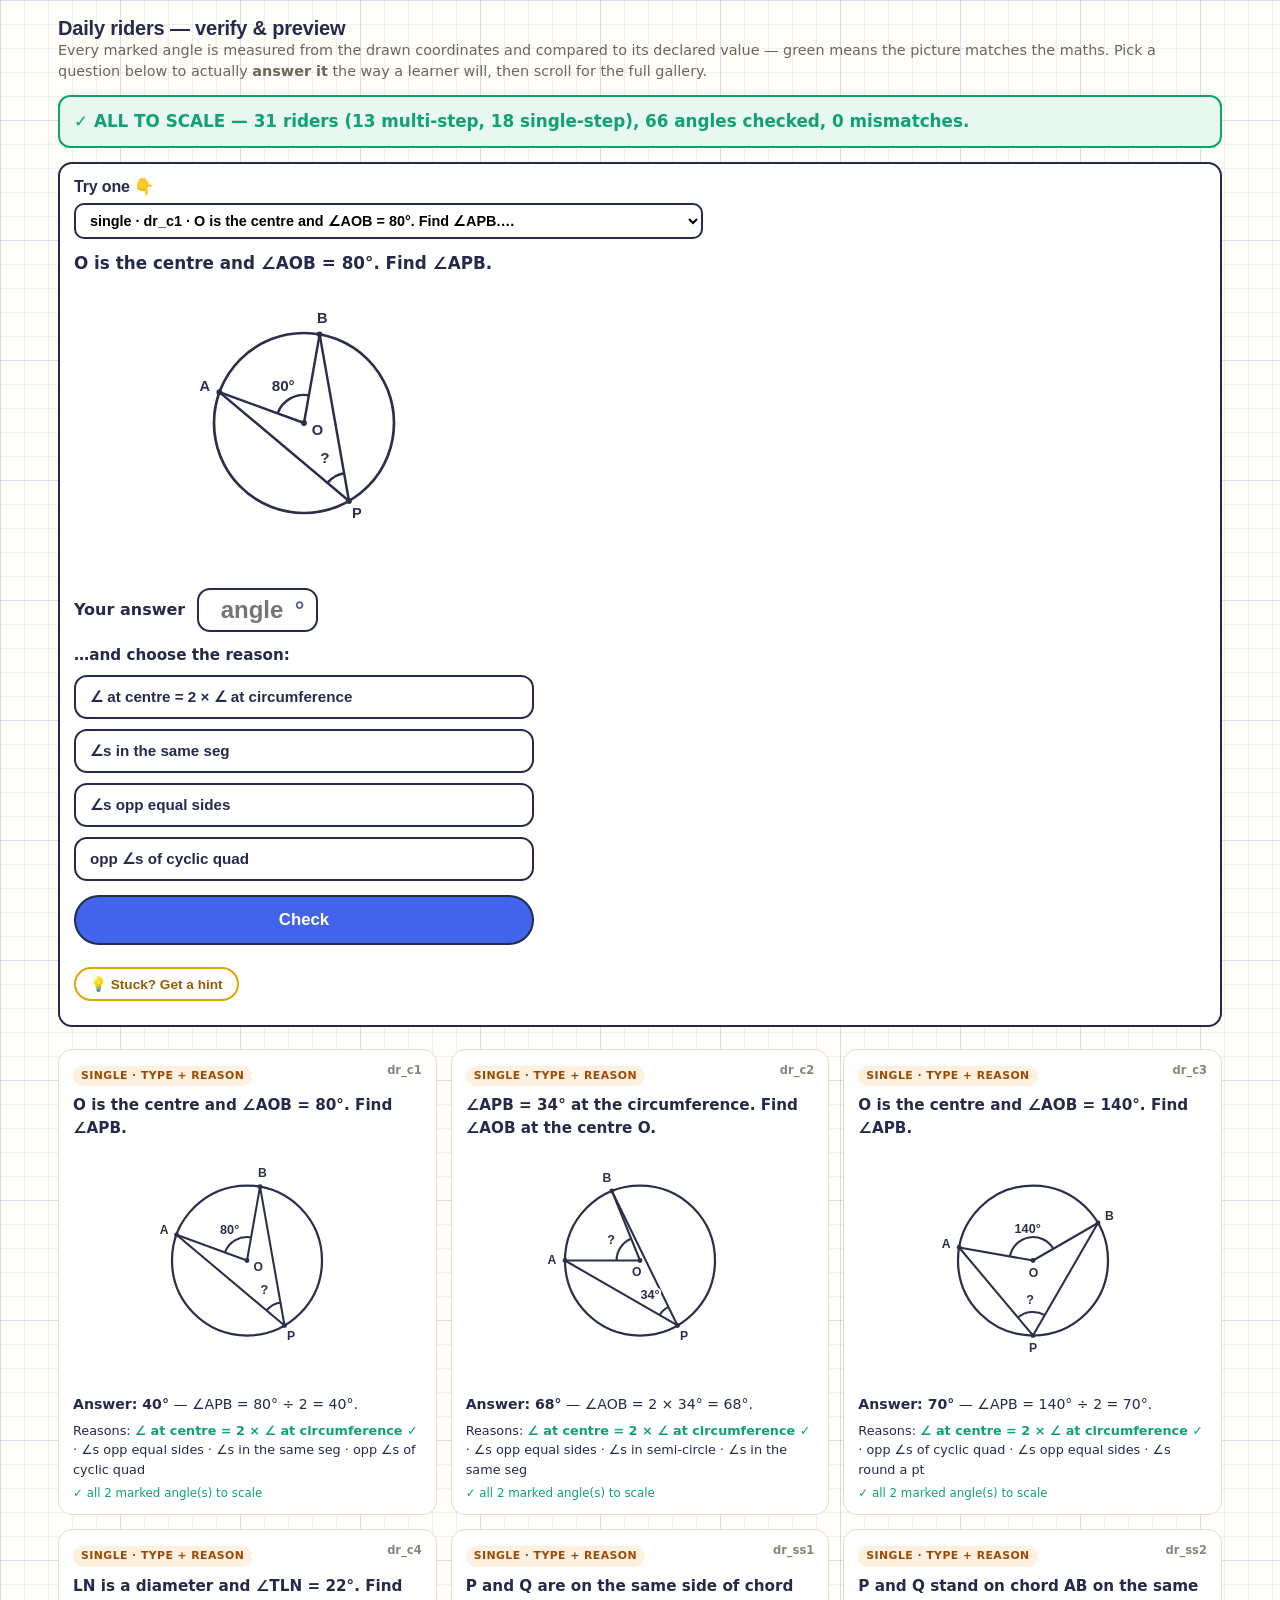
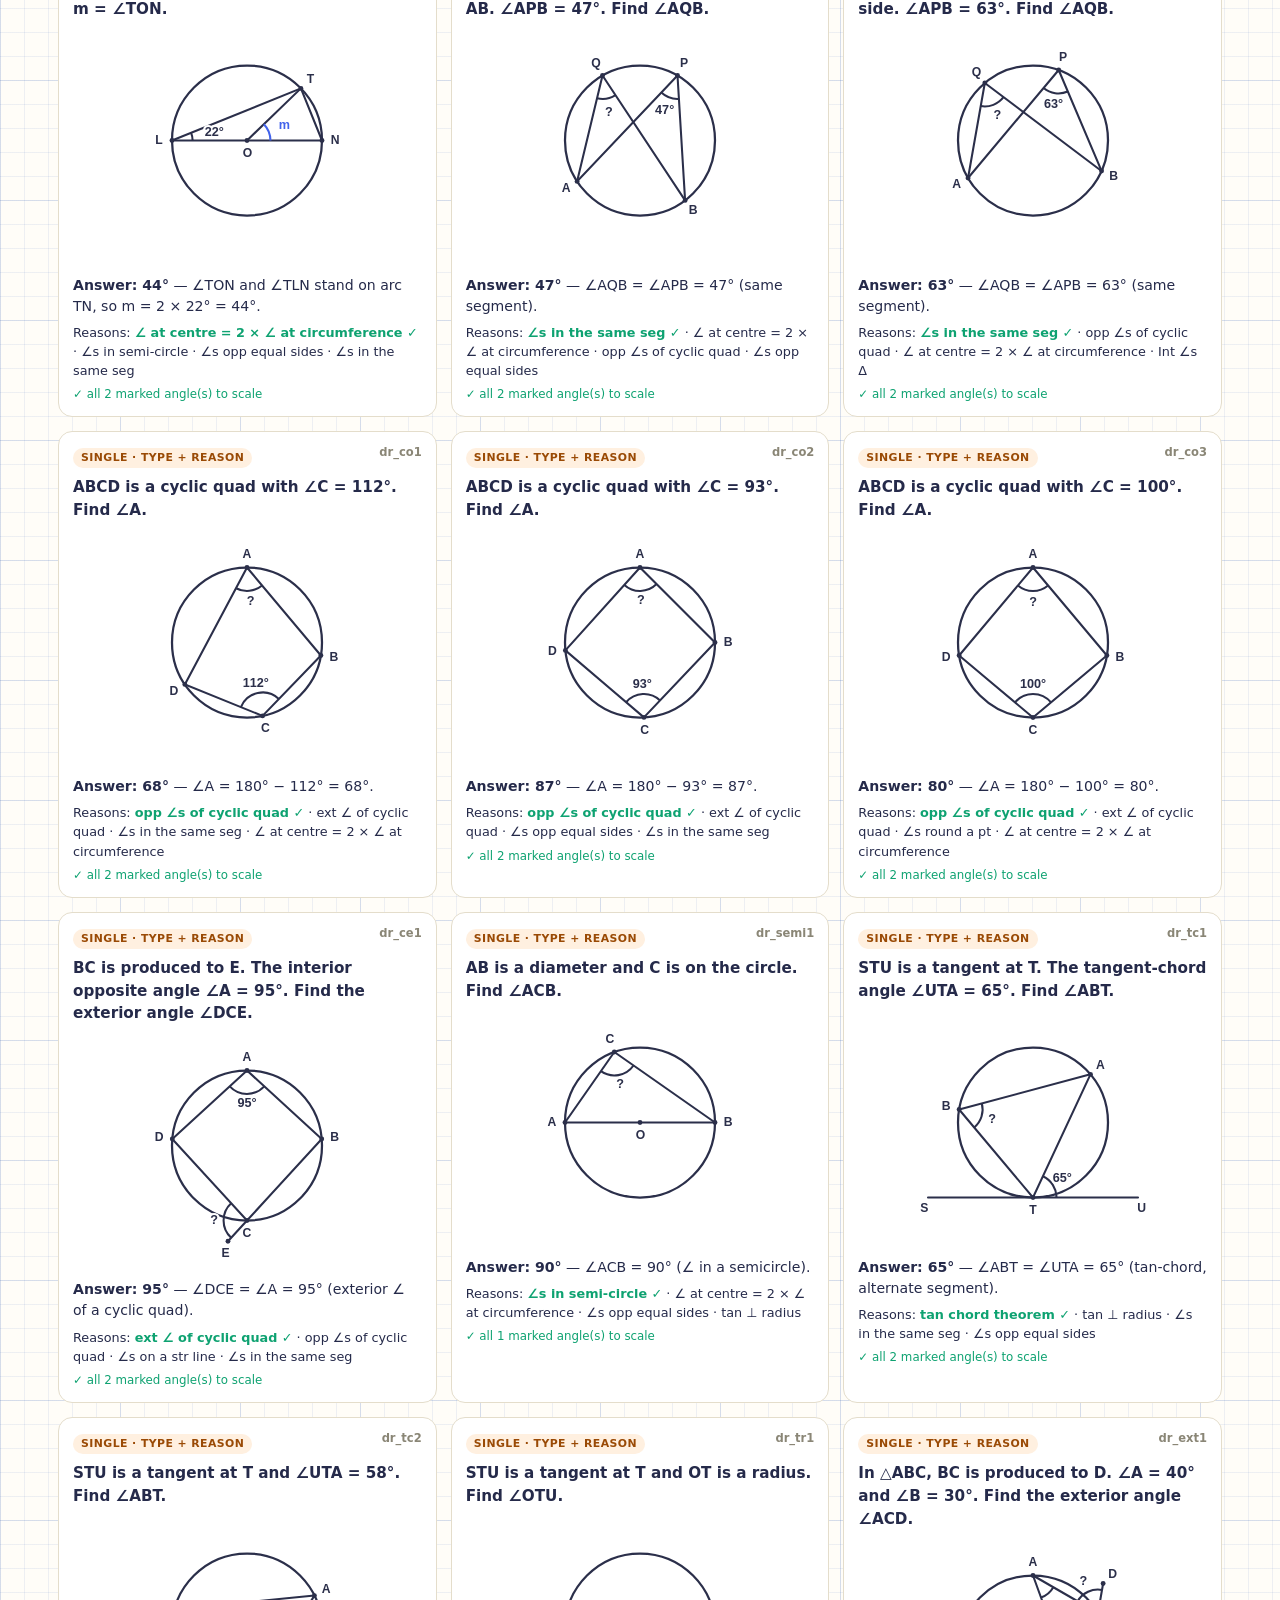
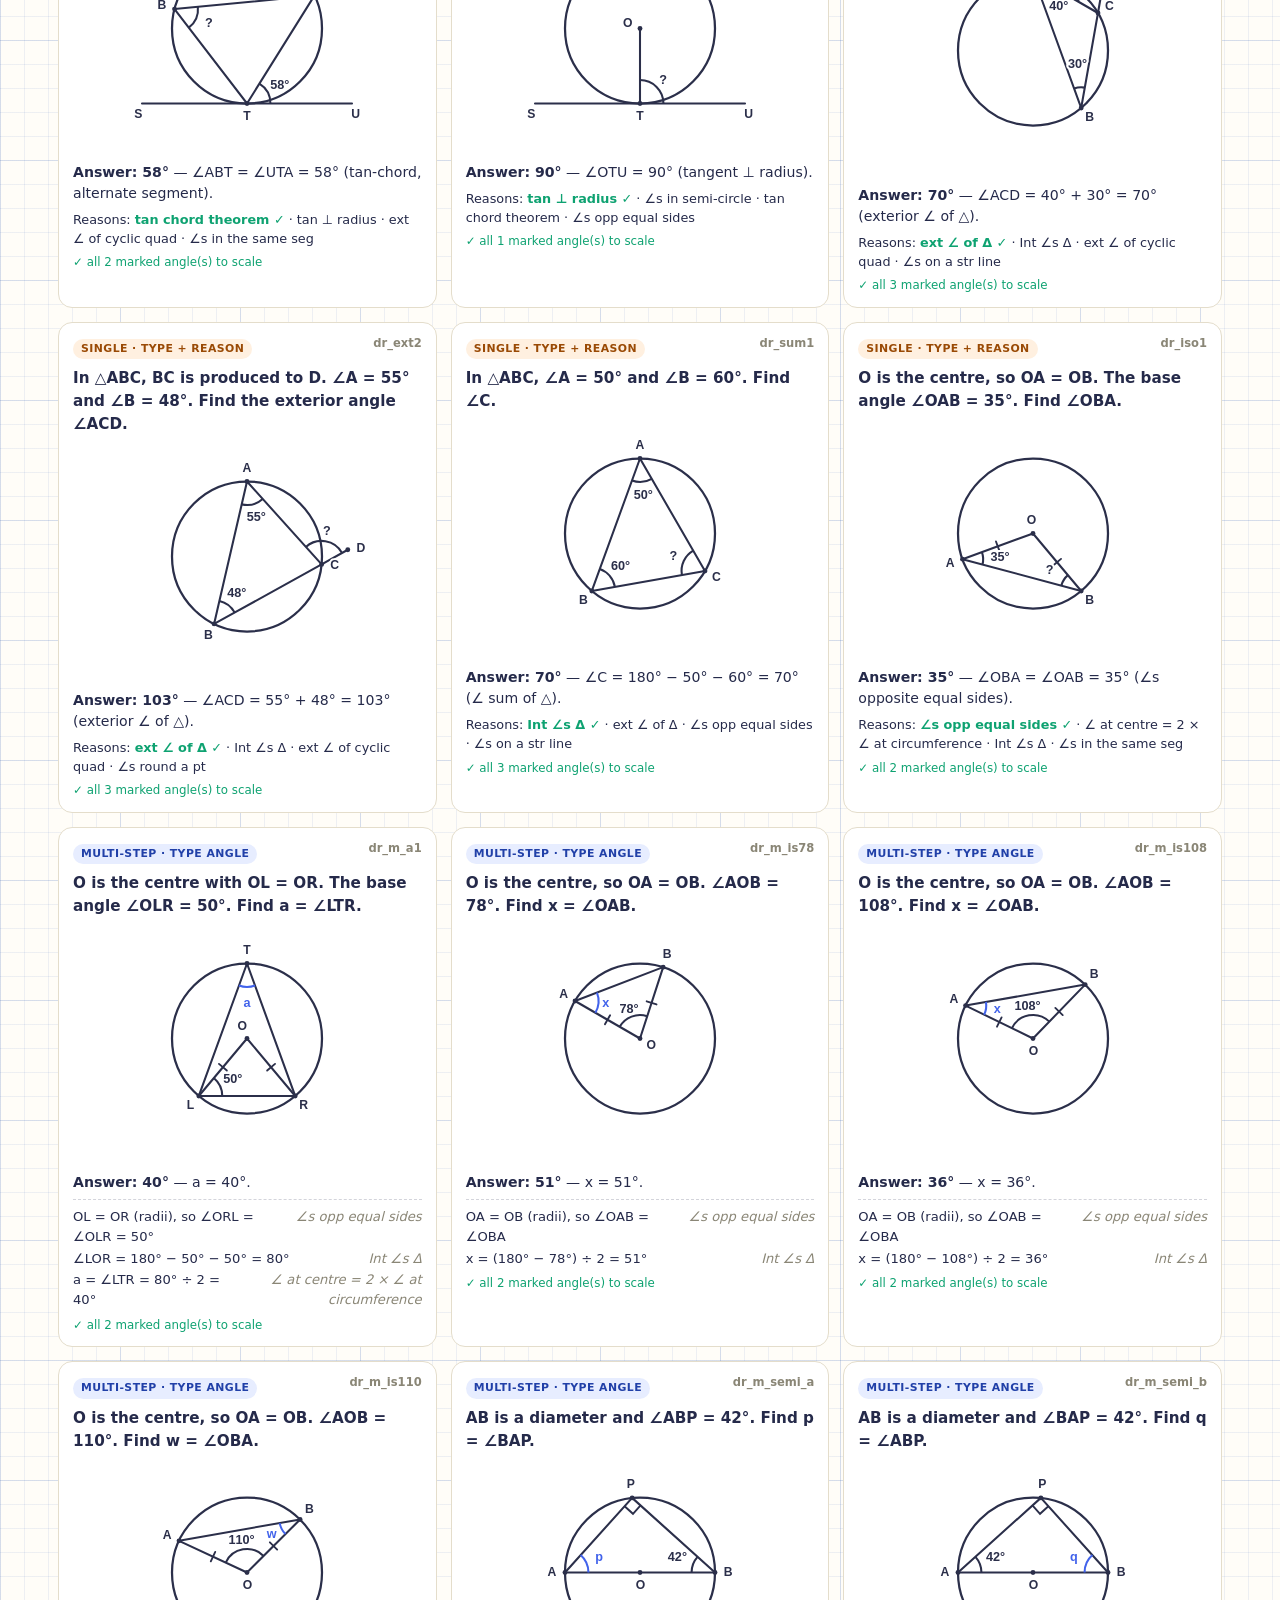
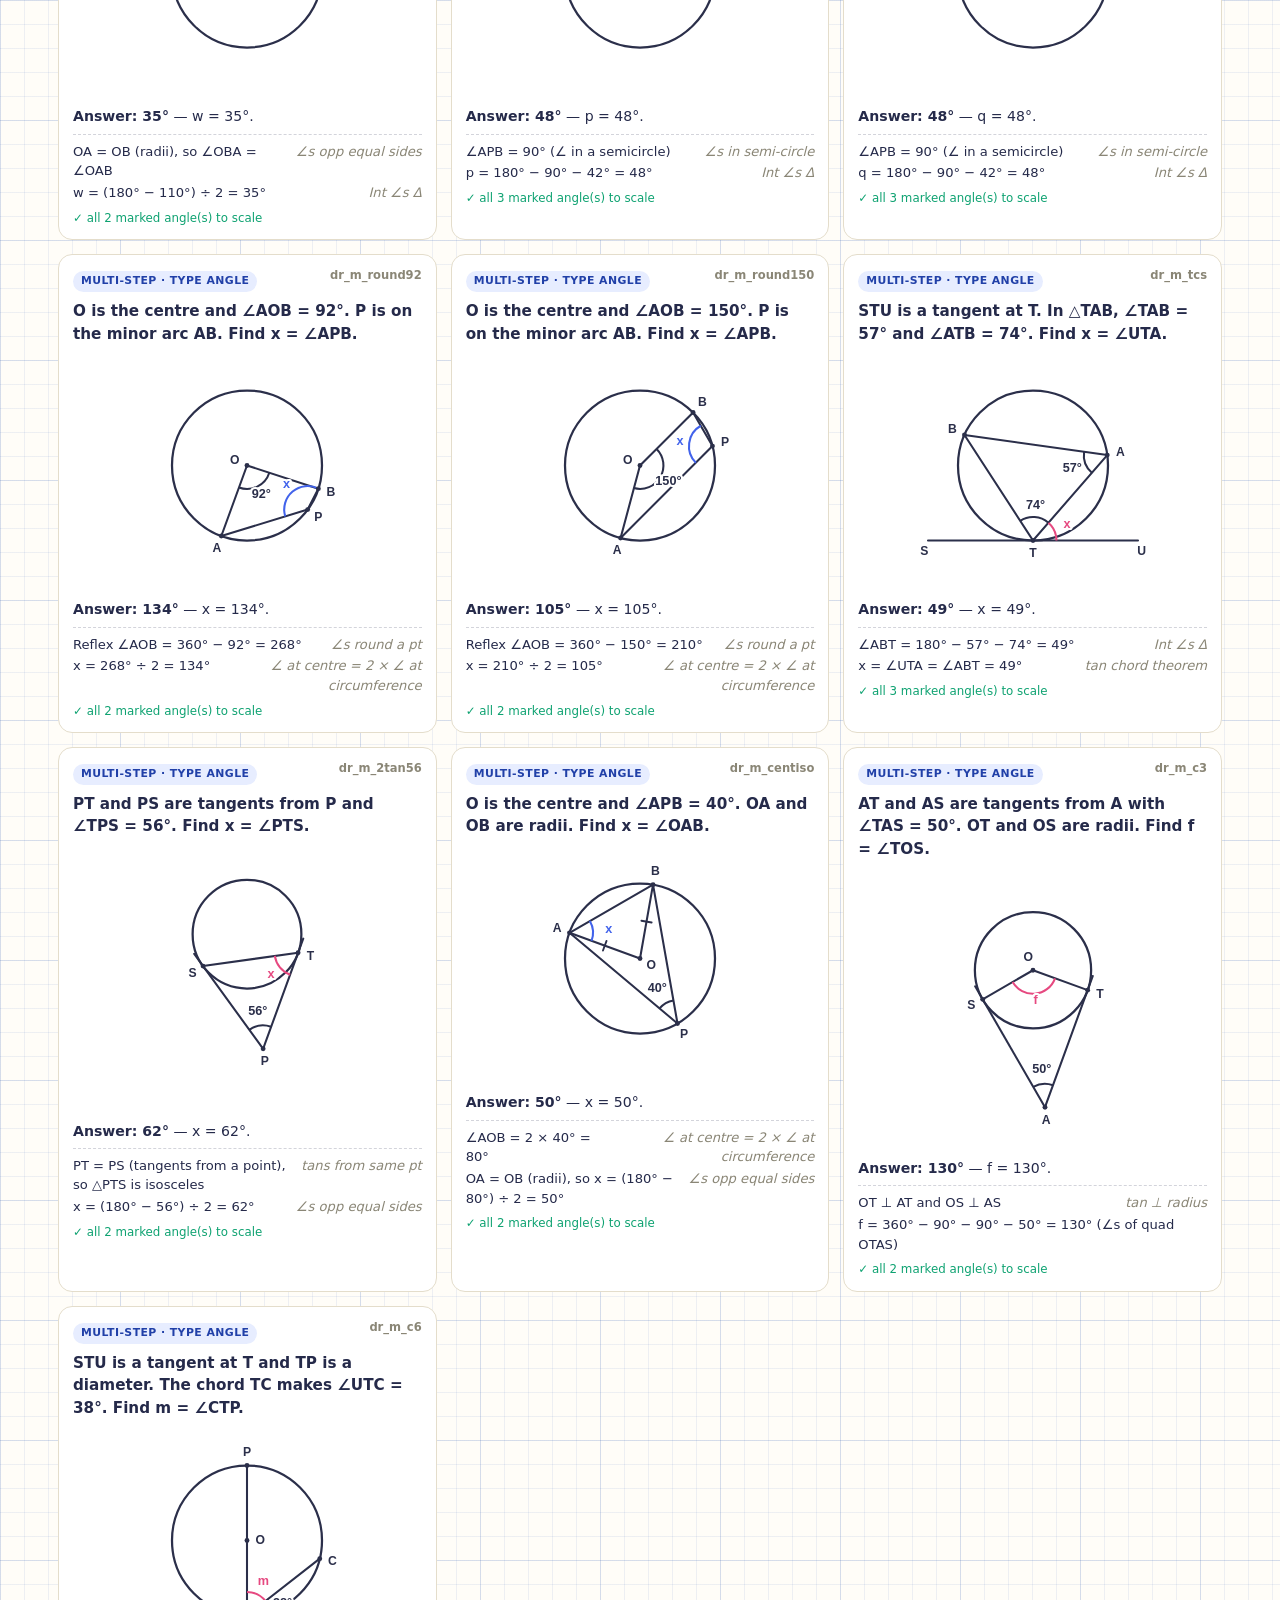
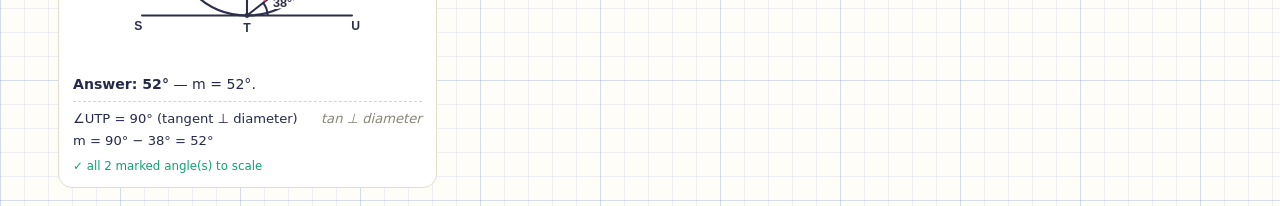
<file: verify-daily.html>
<!DOCTYPE html>
<html lang="en">
<head>
<meta charset="UTF-8">
<meta name="viewport" content="width=device-width, initial-scale=1.0">
<title>Daily riders — verify &amp; preview — Circle Quest</title>
<link rel="stylesheet" href="css/styles.css">
<style>
  body { padding: 18px; max-width: 1200px; margin: 0 auto; }
  h1 { font-size: 1.25rem; }
  .lede { font-size: .9rem; color: #6b6656; margin: 0 0 8px; }
  .ok { color: #0ea271; } .bad { color: #e64980; font-weight: 700; }
  #summary { font-size: 1.05rem; font-weight: 700; margin: 12px 0; padding: 12px 14px; border: 2px solid #252a4a; border-radius: 12px; }
  #summary.pass { border-color: #0ea271; background: #e8f8f1; }
  #summary.fail { border-color: #e64980; background: #fdeef4; }
  #fails .row { padding: 3px 0; }
  /* live try-it panel */
  #try { border: 2px solid #252a4a; border-radius: 14px; padding: 14px; background: #fff; margin: 14px 0 22px; }
  #try h2 { font-size: 1rem; margin: 0 0 8px; }
  #try select { font: 600 .9rem "Instrument Sans", sans-serif; padding: 7px 10px; border-radius: 10px; border: 2px solid #252a4a; background: #fff; }
  #tryHost { margin-top: 12px; max-width: 460px; }
  #tryScore { margin-top: 10px; font-weight: 800; font-size: .9rem; }
  /* gallery */
  .grid { display: grid; grid-template-columns: repeat(auto-fill, minmax(320px, 1fr)); gap: 14px; margin-top: 14px; }
  .vcard { border: 1.5px solid #e4ddcb; border-radius: 14px; padding: 12px 14px; background: #fff; }
  .vcard.err { border-color: #e64980; box-shadow: 0 0 0 2px #fbdbe8; }
  .tag { display: inline-block; font-size: .68rem; font-weight: 800; text-transform: uppercase; letter-spacing: .04em; padding: 2px 8px; border-radius: 20px; margin-bottom: 6px; }
  .tag.multi { background: #e7edff; color: #2140a8; } .tag.single { background: #fff0e0; color: #9a4a05; }
  .qid { color: #8a8676; font-size: .72rem; font-weight: 700; float: right; }
  .vprompt { font-weight: 700; font-size: .95rem; margin: 2px 0 8px; }
  .vcard svg.diag { width: 100%; max-width: 300px; height: auto; display: block; margin: 0 auto 8px; }
  .val { font-weight: 800; }
  .ans { font-size: .88rem; margin: 4px 0; }
  .chain { list-style: none; padding: 0; margin: 6px 0 0; border-top: 1.5px dashed rgba(37,42,74,.2); padding-top: 6px; }
  .chain li { display: flex; justify-content: space-between; gap: 8px; font-size: .82rem; padding: 1px 0; }
  .chain .r { color: #8a8676; font-style: italic; text-align: right; flex: none; max-width: 55%; }
  .reasons { font-size: .8rem; margin-top: 6px; }
  .reasons .c { color: #0ea271; font-weight: 700; }
  .vcheck { font-size: .74rem; margin-top: 6px; color: #0ea271; }
  .vcheck.bad { color: #e64980; font-weight: 700; }
</style>
</head>
<body>
<h1>Daily riders — verify &amp; preview</h1>
<p class="lede">Every marked angle is measured from the drawn coordinates and compared to its declared value — green means the picture matches the maths. Pick a question below to actually <b>answer it</b> the way a learner will, then scroll for the full gallery.</p>
<div id="summary">Running…</div>
<div id="fails"></div>

<div id="try">
  <h2>Try one 👇</h2>
  <select id="pick"></select>
  <div id="tryHost"></div>
  <div id="tryScore"></div>
</div>

<div id="grid" class="grid"></div>

<script type="module">
import { verifyDiagram, renderDiagram } from "./js/engine.js";
import { DAILY_RIDERS } from "./js/rounds/index.js";
import { tx, reason, t } from "./js/i18n.js";
import { mountQuestion } from "./js/questions.js";

let angles = 0, fails = [];
const grid = document.getElementById("grid");

/* ---------- live "try it" panel ---------- */
const pick = document.getElementById("pick");
const tryHost = document.getElementById("tryHost");
const tryScore = document.getElementById("tryScore");
DAILY_RIDERS.forEach((e, i) => {
  const o = document.createElement("option");
  o.value = i;
  o.textContent = `${e.q.type === "num" ? "multi" : "single"} · ${e.q.id} · ${tx(e.q.prompt).slice(0, 58)}…`;
  pick.appendChild(o);
});
function mountTry() {
  const q = DAILY_RIDERS[pick.value].q;
  tryScore.textContent = "";
  tryHost.innerHTML = "";
  mountQuestion(tryHost, q, (isCorrect, score) => {
    const s = (score == null) ? (isCorrect ? 1 : 0) : score;
    tryScore.innerHTML = `Scored <span class="${s >= 1 ? "ok" : "bad"}">${s}</span> / 1 &nbsp;·&nbsp; correct answer is <b>${q.value}°</b>`;
  });
}
pick.addEventListener("change", mountTry);

/* ---------- verification + gallery ---------- */
DAILY_RIDERS.forEach(entry => {
  const q = entry.q;
  const res = verifyDiagram(q.diagram);
  const bad = res.filter(r => !r.ok);
  res.forEach(r => { angles++; if (!r.ok) fails.push({ label: q.id, ...r }); });

  const card = document.createElement("div");
  card.className = "vcard" + (bad.length ? " err" : "");
  const multi = q.type === "num";
  let html = `<span class="tag ${multi ? "multi" : "single"}">${multi ? "multi-step · type angle" : "single · type + reason"}</span>`
    + `<span class="qid">${q.id}</span>`
    + `<div class="vprompt">${tx(q.prompt)}</div>`
    + renderDiagram(q.diagram, q.accent || "#4263eb")
    + `<div class="ans"><span class="val">Answer: ${q.value}°</span> — ${tx(q.answer)}</div>`;
  if (q.solution && q.solution.length) {
    html += `<ul class="chain">` + q.solution.map(st =>
      `<li><span>${tx(st.s)}</span><span class="r">${st.r ? reason(st.r) : ""}</span></li>`).join("") + `</ul>`;
  }
  if (q.reasonOptions) {
    html += `<div class="reasons">Reasons: ` + q.reasonOptions.map(o =>
      o.correct ? `<span class="c">${reason(o.code)} ✓</span>` : reason(o.code)).join(" · ") + `</div>`;
  }
  html += bad.length
    ? `<div class="vcheck bad">✗ ${bad.map(b => `${b.t || "?"}@${b.at}: drawn ${b.drawn}° vs ${b.v}°`).join("; ")}</div>`
    : `<div class="vcheck">✓ all ${res.length} marked angle(s) to scale</div>`;
  card.innerHTML = html;
  grid.appendChild(card);
});

const summary = document.getElementById("summary");
const nMulti = DAILY_RIDERS.filter(e => e.q.type === "num").length;
const nSingle = DAILY_RIDERS.length - nMulti;
if (fails.length === 0) {
  summary.className = "pass";
  summary.innerHTML = `<span class="ok">✓ ALL TO SCALE — ${DAILY_RIDERS.length} riders (${nMulti} multi-step, ${nSingle} single-step), ${angles} angles checked, 0 mismatches.</span>`;
} else {
  summary.className = "fail";
  summary.innerHTML = `<span class="bad">✗ ${fails.length} mismatch(es) across ${DAILY_RIDERS.length} riders.</span>`;
  const fb = document.getElementById("fails");
  fails.forEach(f => {
    const d = document.createElement("div");
    d.className = "row bad";
    d.textContent = `${f.label}: "${f.t || "(unlabelled)"}" at ${f.at} — drawn ${f.drawn}°, declared ${f.v}° (Δ ${f.diff}°)`;
    fb.appendChild(d);
  });
}
mountTry();
window.__VERIFY__ = { count: DAILY_RIDERS.length, multi: nMulti, single: nSingle, angles, fails };
console.log("VERIFY_DAILY", JSON.stringify(window.__VERIFY__));
</script>
</body>
</html>
</file>
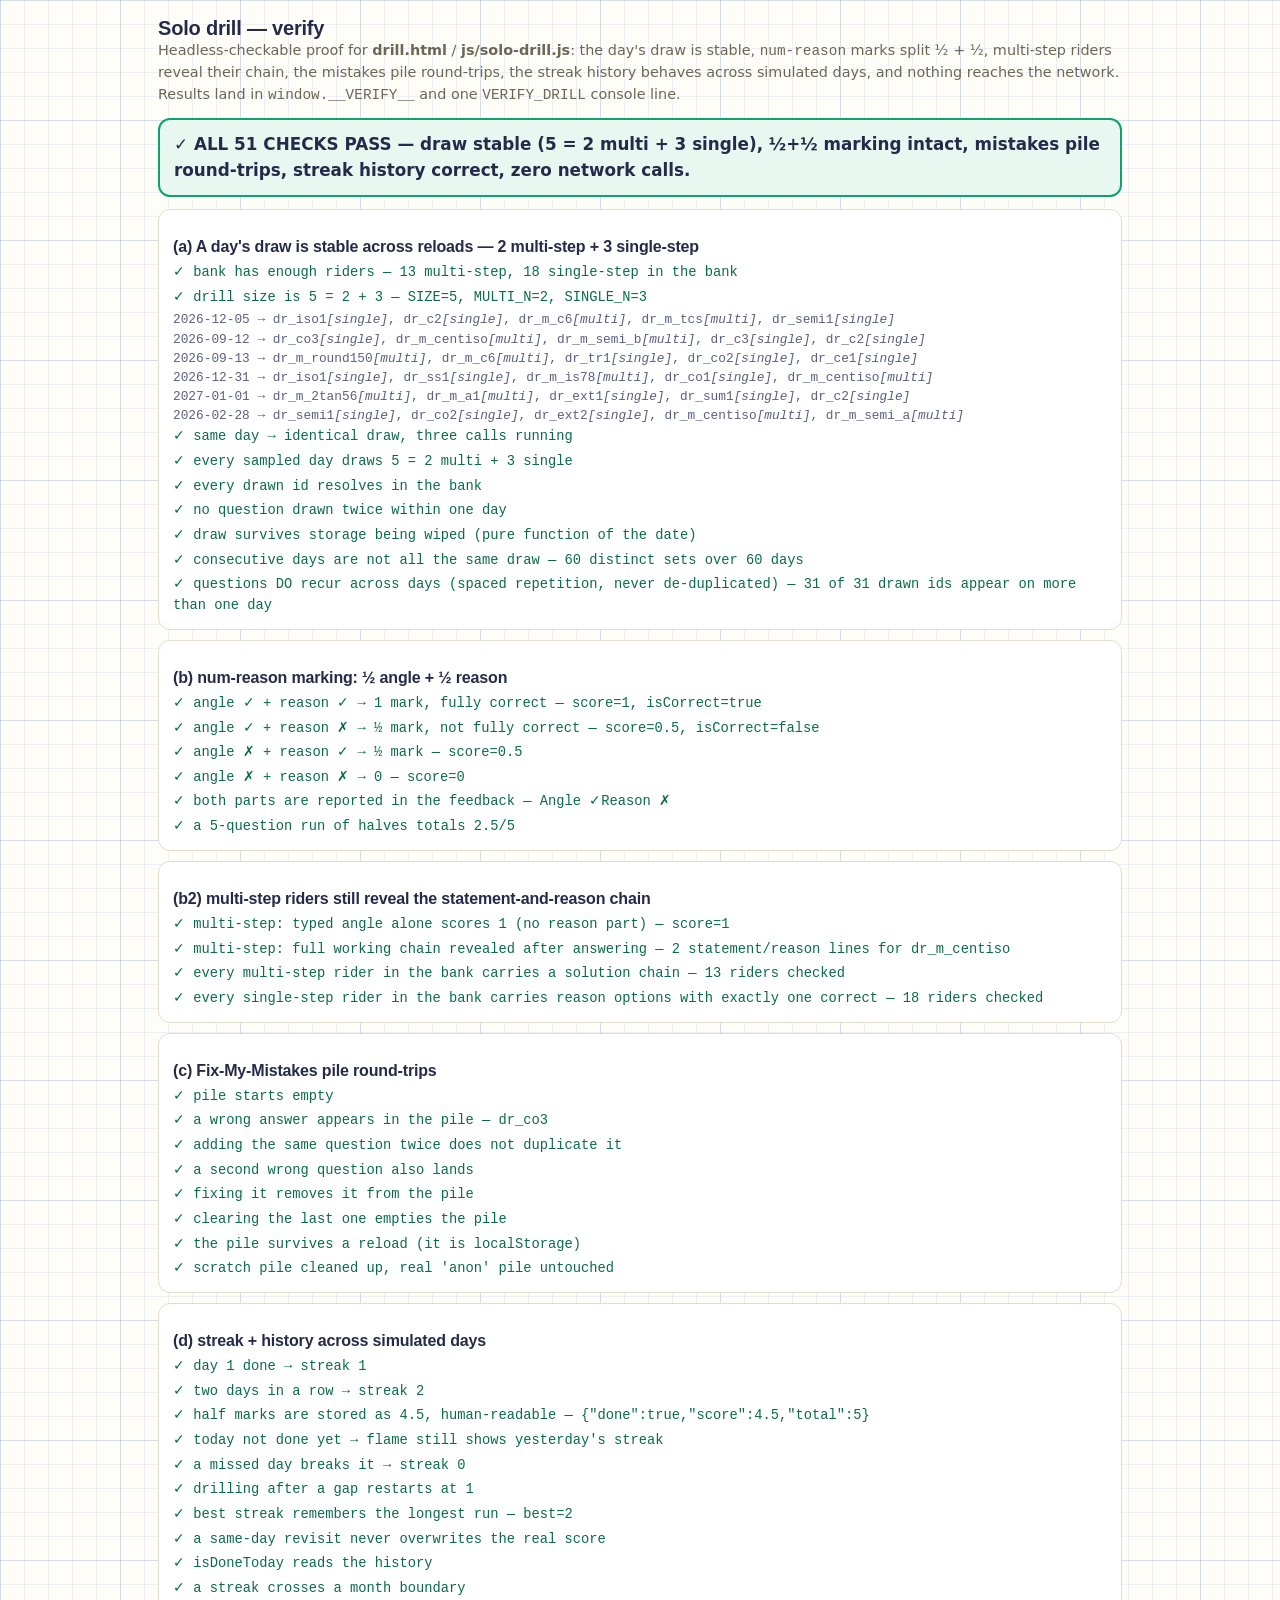
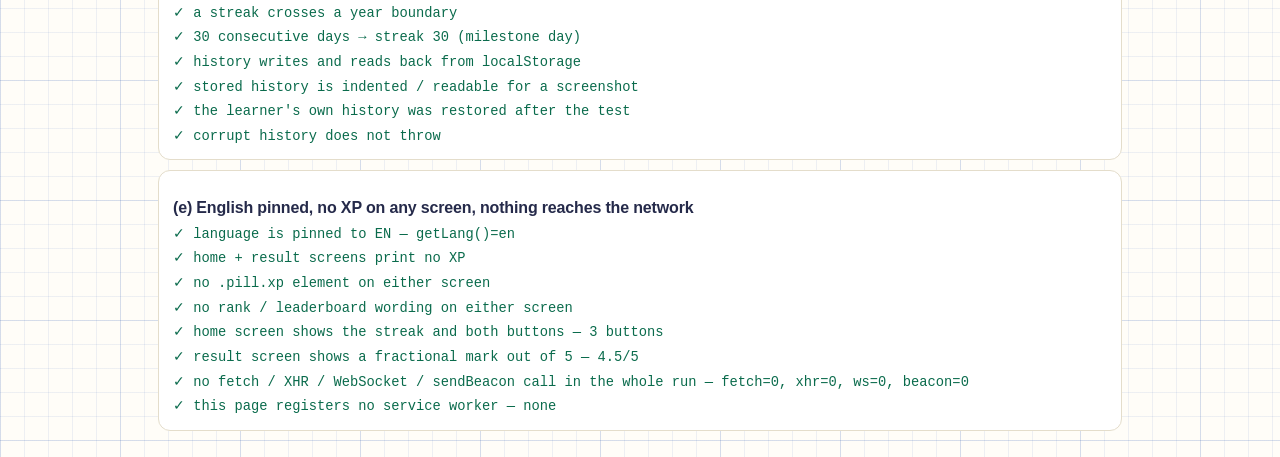
<file: verify-drill.html>
<!DOCTYPE html>
<html lang="en">
<head>
<meta charset="UTF-8">
<meta name="viewport" content="width=device-width, initial-scale=1.0">
<title>Solo drill — verify — Circle Quest</title>
<!-- Network spy, installed as a CLASSIC script so it is in place BEFORE any
     module is evaluated. Nothing on the drill page may call out. -->
<script>
  window.__NET__ = { fetch: 0, xhr: 0, ws: 0, beacon: 0, urls: [] };
  (function () {
    const nf = window.fetch;
    window.fetch = function (...a) { window.__NET__.fetch++; window.__NET__.urls.push(String(a[0])); return nf.apply(this, a); };
    const xo = XMLHttpRequest.prototype.open;
    XMLHttpRequest.prototype.open = function (m, u, ...r) { window.__NET__.xhr++; window.__NET__.urls.push(String(u)); return xo.call(this, m, u, ...r); };
    const NW = window.WebSocket;
    if (NW) window.WebSocket = function (u, ...r) { window.__NET__.ws++; window.__NET__.urls.push(String(u)); return new NW(u, ...r); };
    if (navigator.sendBeacon) {
      const sb = navigator.sendBeacon.bind(navigator);
      navigator.sendBeacon = function (u, ...r) { window.__NET__.beacon++; window.__NET__.urls.push(String(u)); return sb(u, ...r); };
    }
    // service-worker spy: only a register() call made DURING this run counts —
    // a pre-existing controller (the main app's sw.js on this shared origin)
    // is not the drill page's doing.
    window.__SW_REGISTER_CALLS__ = 0;
    if (navigator.serviceWorker && navigator.serviceWorker.register) {
      const swr = navigator.serviceWorker.register.bind(navigator.serviceWorker);
      navigator.serviceWorker.register = function (...a) { window.__SW_REGISTER_CALLS__++; return swr(...a); };
    }
  })();
</script>
<link rel="stylesheet" href="css/styles.css">
<style>
  body { padding: 18px; max-width: 1000px; margin: 0 auto; }
  h1 { font-size: 1.25rem; }
  h2 { font-size: 1rem; margin: 18px 0 6px; }
  .lede { font-size: .9rem; color: #6b6656; margin: 0 0 8px; }
  #summary { font-size: 1.05rem; font-weight: 700; margin: 12px 0; padding: 12px 14px; border: 2px solid #252a4a; border-radius: 12px; }
  #summary.pass { border-color: #0ea271; background: #e8f8f1; }
  #summary.fail { border-color: #e64980; background: #fdeef4; }
  .grp { border: 1.5px solid #e4ddcb; border-radius: 12px; padding: 10px 14px; background: #fff; margin: 10px 0; }
  .row { font-size: .86rem; padding: 2px 0; font-family: ui-monospace, "Cascadia Mono", Menlo, monospace; }
  .row.ok { color: #0a6b4c; } .row.bad { color: #e64980; font-weight: 700; }
  .draws { font-size: .8rem; font-family: ui-monospace, Menlo, monospace; color: #5a5f82; }
  #stage { position: absolute; left: -9999px; top: 0; width: 420px; }
</style>
</head>
<body>
<h1>Solo drill — verify</h1>
<p class="lede">Headless-checkable proof for <b>drill.html</b> / <b>js/solo-drill.js</b>: the day's draw is stable, <code>num-reason</code> marks split ½ + ½, multi-step riders reveal their chain, the mistakes pile round-trips, the streak history behaves across simulated days, and nothing reaches the network. Results land in <code>window.__VERIFY__</code> and one <code>VERIFY_DRILL</code> console line.</p>
<div id="summary">Running…</div>
<div id="out"></div>
<div id="stage"></div>

<script type="module">
import {
  SIZE, MULTI_N, SINGLE_N,
  drawFor, localDay, dayBefore,
  applyCompletion, streakFrom, bestStreakFrom, isDoneToday,
  readHistory, writeHistory, pinEnglish,
  renderHome, renderDone,
} from "./js/solo-drill.js";
import { QUESTION_BY_ID, DAILY_RIDERS_MULTI, DAILY_RIDERS_SINGLE } from "./js/rounds/index.js";
import { mountQuestion } from "./js/questions.js";
import { addMistake, clearMistake, getMistakes } from "./js/mistakes.js";
import { getLang } from "./js/i18n.js";

pinEnglish();

const out = document.getElementById("out");
const stage = document.getElementById("stage");
const results = [];
let group = null;
function G(title) { group = document.createElement("div"); group.className = "grp"; group.innerHTML = `<h2>${title}</h2>`; out.appendChild(group); }
function check(label, pass, detail = "") {
  results.push({ label, pass: !!pass, detail });
  const d = document.createElement("div");
  d.className = "row " + (pass ? "ok" : "bad");
  d.textContent = `${pass ? "✓" : "✗"} ${label}${detail ? " — " + detail : ""}`;
  (group || out).appendChild(d);
}
function note(html) { const d = document.createElement("div"); d.className = "draws"; d.innerHTML = html; (group || out).appendChild(d); }

const TYPE_OF = id => (QUESTION_BY_ID[id] && QUESTION_BY_ID[id].q.type) || "?";
const isMulti = id => TYPE_OF(id) === "num";
const isSingle = id => TYPE_OF(id) === "num-reason";

/* ============ (a) the draw is stable, and 2 + 3 ============ */
G("(a) A day's draw is stable across reloads — 2 multi-step + 3 single-step");
check("bank has enough riders", DAILY_RIDERS_MULTI.length >= MULTI_N && DAILY_RIDERS_SINGLE.length >= SINGLE_N,
  `${DAILY_RIDERS_MULTI.length} multi-step, ${DAILY_RIDERS_SINGLE.length} single-step in the bank`);
check("drill size is 5 = 2 + 3", SIZE === 5 && MULTI_N === 2 && SINGLE_N === 3, `SIZE=${SIZE}, MULTI_N=${MULTI_N}, SINGLE_N=${SINGLE_N}`);

const SAMPLE_DAYS = [localDay(), "2026-09-12", "2026-09-13", "2026-12-31", "2027-01-01", "2026-02-28"];
let stableAll = true, splitAll = true, resolveAll = true, uniqueAll = true;
SAMPLE_DAYS.forEach(day => {
  const a = drawFor(day), b = drawFor(day), c = drawFor(day);
  const stable = JSON.stringify(a) === JSON.stringify(b) && JSON.stringify(b) === JSON.stringify(c);
  const nM = a.filter(isMulti).length, nS = a.filter(isSingle).length;
  if (!stable) stableAll = false;
  if (a.length !== SIZE || nM !== MULTI_N || nS !== SINGLE_N) splitAll = false;
  if (!a.every(id => QUESTION_BY_ID[id])) resolveAll = false;
  if (new Set(a).size !== a.length) uniqueAll = false;
  note(`${day} → ${a.map(id => `${id}<i>[${isMulti(id) ? "multi" : "single"}]</i>`).join(", ")}`);
});
check("same day → identical draw, three calls running", stableAll);
check("every sampled day draws 5 = 2 multi + 3 single", splitAll);
check("every drawn id resolves in the bank", resolveAll);
check("no question drawn twice within one day", uniqueAll);

/* a real reload cannot depend on storage: the draw is a pure function of the
   date, so wiping the solo keys must not change it */
const HKEY = "cgg.solo.history";
const histSnapshot = localStorage.getItem(HKEY);
const before = drawFor("2026-09-12");
localStorage.removeItem(HKEY);
const after = drawFor("2026-09-12");
check("draw survives storage being wiped (pure function of the date)", JSON.stringify(before) === JSON.stringify(after));
if (histSnapshot === null) localStorage.removeItem(HKEY); else localStorage.setItem(HKEY, histSnapshot);

/* different days differ, and repeats ACROSS days are allowed (a feature) */
const sixtyDays = [];
let d0 = "2026-09-12";
for (let i = 0; i < 60; i++) { sixtyDays.push(d0); d0 = dayBefore(d0); }
const draws = sixtyDays.map(drawFor);
const distinct = new Set(draws.map(x => JSON.stringify(x.slice().sort()))).size;
check("consecutive days are not all the same draw", distinct > 50, `${distinct} distinct sets over 60 days`);
const seen = {};
draws.flat().forEach(id => { seen[id] = (seen[id] || 0) + 1; });
const repeated = Object.values(seen).filter(n => n > 1).length;
check("questions DO recur across days (spaced repetition, never de-duplicated)", repeated > 0,
  `${repeated} of ${Object.keys(seen).length} drawn ids appear on more than one day`);

/* ============ (b) num-reason marks split ½ + ½ ============ */
G("(b) num-reason marking: ½ angle + ½ reason");
function answer(q, { angle, reasonCorrect }) {
  return new Promise(resolve => {
    const box = document.createElement("div");
    stage.appendChild(box);
    mountQuestion(box, q, (isCorrect, score) => resolve({ isCorrect, score, box }));
    const field = box.querySelector("input.q-num");
    field.value = String(angle);
    const opts = [...box.querySelectorAll(".reason-opt")];
    if (opts.length) {
      const wanted = opts.find(b => !!b.__opt.correct === !!reasonCorrect);
      wanted.click();
    }
    box.querySelector(".q-submit").click();
  });
}
const single = QUESTION_BY_ID[drawFor("2026-09-12").find(isSingle)].q;
const rr = await answer(single, { angle: single.value, reasonCorrect: true });
check("angle ✓ + reason ✓ → 1 mark, fully correct", rr.score === 1 && rr.isCorrect === true, `score=${rr.score}, isCorrect=${rr.isCorrect}`);
const rw = await answer(single, { angle: single.value, reasonCorrect: false });
check("angle ✓ + reason ✗ → ½ mark, not fully correct", rw.score === 0.5 && rw.isCorrect === false, `score=${rw.score}, isCorrect=${rw.isCorrect}`);
const wr = await answer(single, { angle: single.value + 7, reasonCorrect: true });
check("angle ✗ + reason ✓ → ½ mark", wr.score === 0.5 && wr.isCorrect === false, `score=${wr.score}`);
const ww = await answer(single, { angle: single.value + 7, reasonCorrect: false });
check("angle ✗ + reason ✗ → 0", ww.score === 0 && ww.isCorrect === false, `score=${ww.score}`);
check("both parts are reported in the feedback", !!rw.box.querySelector(".fb-parts"),
  (rw.box.querySelector(".fb-parts") || {}).textContent || "");
/* running total behaves like the drill's: 2 halves = 1 mark */
check("a 5-question run of halves totals 2.5/5", [0.5, 0.5, 0.5, 0.5, 0.5].reduce((a, b) => a + b, 0) === 2.5);

G("(b2) multi-step riders still reveal the statement-and-reason chain");
const multiId = drawFor("2026-09-12").find(isMulti);
const multiQ = QUESTION_BY_ID[multiId].q;
const mres = await answer(multiQ, { angle: multiQ.value });
check("multi-step: typed angle alone scores 1 (no reason part)", mres.score === 1 && mres.isCorrect === true, `score=${mres.score}`);
const steps = mres.box.querySelectorAll(".fb-steps .fb-step");
check("multi-step: full working chain revealed after answering", steps.length >= 2, `${steps.length} statement/reason lines for ${multiId}`);
check("every multi-step rider in the bank carries a solution chain",
  DAILY_RIDERS_MULTI.every(e => Array.isArray(e.q.solution) && e.q.solution.length >= 2),
  `${DAILY_RIDERS_MULTI.length} riders checked`);
check("every single-step rider in the bank carries reason options with exactly one correct",
  DAILY_RIDERS_SINGLE.every(e => Array.isArray(e.q.reasonOptions) && e.q.reasonOptions.filter(o => o.correct).length === 1),
  `${DAILY_RIDERS_SINGLE.length} riders checked`);

/* ============ (c) the mistakes pile round-trips ============ */
G("(c) Fix-My-Mistakes pile round-trips");
/* a scratch student id so the verify run never touches the real "anon" pile */
const scratch = { state: { student: { id: "verify-drill-scratch" } } };
const SKEY = "cgg.mistakes.verify-drill-scratch";
localStorage.removeItem(SKEY);
const wrongId = single.id, wrongRound = QUESTION_BY_ID[single.id].roundId;
check("pile starts empty", getMistakes(scratch).length === 0);
addMistake(scratch, wrongId, wrongRound);
check("a wrong answer appears in the pile", getMistakes(scratch).some(m => m.qid === wrongId), wrongId);
addMistake(scratch, wrongId, wrongRound);
check("adding the same question twice does not duplicate it", getMistakes(scratch).filter(m => m.qid === wrongId).length === 1);
addMistake(scratch, multiId, QUESTION_BY_ID[multiId].roundId);
check("a second wrong question also lands", getMistakes(scratch).length === 2);
clearMistake(scratch, wrongId);
check("fixing it removes it from the pile", !getMistakes(scratch).some(m => m.qid === wrongId) && getMistakes(scratch).length === 1);
clearMistake(scratch, multiId);
check("clearing the last one empties the pile", getMistakes(scratch).length === 0);
check("the pile survives a reload (it is localStorage)", (() => {
  addMistake(scratch, wrongId, wrongRound);
  const raw = JSON.parse(localStorage.getItem(SKEY) || "[]");
  return raw.length === 1 && raw[0].qid === wrongId;
})());
localStorage.removeItem(SKEY);
check("scratch pile cleaned up, real 'anon' pile untouched", localStorage.getItem(SKEY) === null);

/* ============ (d) streak / history across simulated days ============ */
G("(d) streak + history across simulated days");
let h = {};
h = applyCompletion(h, "2026-09-10", 5, 5);
check("day 1 done → streak 1", streakFrom(h, "2026-09-10") === 1);
h = applyCompletion(h, "2026-09-11", 4.5, 5);
check("two days in a row → streak 2", streakFrom(h, "2026-09-11") === 2);
check("half marks are stored as 4.5, human-readable", h["2026-09-11"].score === 4.5 && h["2026-09-11"].total === 5,
  JSON.stringify(h["2026-09-11"]));
check("today not done yet → flame still shows yesterday's streak", streakFrom(h, "2026-09-12") === 2);
check("a missed day breaks it → streak 0", streakFrom(h, "2026-09-13") === 0);
h = applyCompletion(h, "2026-09-13", 3, 5);
check("drilling after a gap restarts at 1", streakFrom(h, "2026-09-13") === 1);
check("best streak remembers the longest run", bestStreakFrom(h) === 2, `best=${bestStreakFrom(h)}`);
const h2 = applyCompletion(h, "2026-09-13", 0, 5);
check("a same-day revisit never overwrites the real score", h2["2026-09-13"].score === 3);
check("isDoneToday reads the history", isDoneToday(h, "2026-09-13") === true && isDoneToday(h, "2026-09-12") === false);
let hm = applyCompletion(applyCompletion({}, "2026-08-31", 5, 5), "2026-09-01", 5, 5);
check("a streak crosses a month boundary", streakFrom(hm, "2026-09-01") === 2);
let hy = applyCompletion(applyCompletion({}, "2026-12-31", 5, 5), "2027-01-01", 5, 5);
check("a streak crosses a year boundary", streakFrom(hy, "2027-01-01") === 2);
let h30 = {}; let dd = "2026-09-12";
const back = []; for (let i = 0; i < 30; i++) { back.unshift(dd); dd = dayBefore(dd); }
back.forEach(day => { h30 = applyCompletion(h30, day, 5, 5); });
check("30 consecutive days → streak 30 (milestone day)", streakFrom(h30, "2026-09-12") === 30);
/* real localStorage round-trip, with the learner's own history put back */
const realSnapshot = localStorage.getItem(HKEY);
writeHistory({ "2026-09-11": { done: true, score: 4.5, total: 5 } });
const readBack = readHistory();
check("history writes and reads back from localStorage", readBack["2026-09-11"] && readBack["2026-09-11"].score === 4.5);
check("stored history is indented / readable for a screenshot",
  (localStorage.getItem(HKEY) || "").includes('\n  "2026-09-11"'));
if (realSnapshot === null) localStorage.removeItem(HKEY); else localStorage.setItem(HKEY, realSnapshot);
check("the learner's own history was restored after the test", localStorage.getItem(HKEY) === realSnapshot);
check("corrupt history does not throw", (() => {
  localStorage.setItem(HKEY, "{not json");
  const ok = JSON.stringify(readHistory()) === "{}";
  if (realSnapshot === null) localStorage.removeItem(HKEY); else localStorage.setItem(HKEY, realSnapshot);
  return ok;
})());

/* ============ (e) language, no XP, no network ============ */
G("(e) English pinned, no XP on any screen, nothing reaches the network");
check("language is pinned to EN", getLang() === "en", `getLang()=${getLang()}`);

/* render the two non-question screens off-screen and read them: no XP text,
   no XP pill, no learner name, no leaderboard/rank anywhere */
const stub = { state: {}, go() {} };
const homeBox = document.createElement("div"); stage.appendChild(homeBox);
renderHome(stub, homeBox);
const doneBox = document.createElement("div"); stage.appendChild(doneBox);
renderDone(stub, doneBox, { score: 4.5, total: 5, streak: 2, best: 3, isNew: false, milestone: null });
const surfaces = (homeBox.textContent + " " + doneBox.textContent);
check("home + result screens print no XP", !/\bxp\b/i.test(surfaces));
check("no .pill.xp element on either screen",
  !homeBox.querySelector(".pill.xp") && !doneBox.querySelector(".pill.xp"));
check("no rank / leaderboard wording on either screen", !/rank|leaderboard/i.test(surfaces));
check("home screen shows the streak and both buttons",
  !!homeBox.querySelector(".streak-big") && homeBox.querySelectorAll("button").length >= 2,
  `${homeBox.querySelectorAll("button").length} buttons`);
check("result screen shows a fractional mark out of 5",
  (doneBox.querySelector(".big-score") || {}).textContent === "4.5/5",
  (doneBox.querySelector(".big-score") || {}).textContent);

const net = window.__NET__;
check("no fetch / XHR / WebSocket / sendBeacon call in the whole run",
  net.fetch === 0 && net.xhr === 0 && net.ws === 0 && net.beacon === 0,
  `fetch=${net.fetch}, xhr=${net.xhr}, ws=${net.ws}, beacon=${net.beacon}${net.urls.length ? " → " + net.urls.join(", ") : ""}`);
/* A controller can be PRE-EXISTING: the main app registers sw.js on this same
   origin, and once it has, it controls every page here — including this one.
   That is not a failure of the drill build (this app's sw caches nothing).
   The real assertion is that the drill's own module graph never calls
   register(), so only a registration that appeared DURING this run fails. */
const swScript = navigator.serviceWorker && navigator.serviceWorker.controller
  ? navigator.serviceWorker.controller.scriptURL : null;
check("this page registers no service worker",
  !window.__SW_REGISTER_CALLS__,
  swScript ? `pre-existing controller from the main app (${swScript}) — not registered by this page` : "none");

/* ---------------- summary ---------------- */
const fails = results.filter(r => !r.pass);
const summary = document.getElementById("summary");
summary.className = fails.length ? "fail" : "pass";
summary.textContent = fails.length
  ? `✗ ${fails.length} of ${results.length} checks FAILED: ${fails.map(f => f.label).join(" · ")}`
  : `✓ ALL ${results.length} CHECKS PASS — draw stable (${SIZE} = ${MULTI_N} multi + ${SINGLE_N} single), ½+½ marking intact, mistakes pile round-trips, streak history correct, zero network calls.`;
window.__VERIFY__ = {
  total: results.length,
  passed: results.length - fails.length,
  failed: fails.length,
  fails: fails.map(f => `${f.label}${f.detail ? " — " + f.detail : ""}`),
  net,
  bank: { multi: DAILY_RIDERS_MULTI.length, single: DAILY_RIDERS_SINGLE.length },
};
console.log("VERIFY_DRILL", JSON.stringify(window.__VERIFY__));
</script>
</body>
</html>
</file>
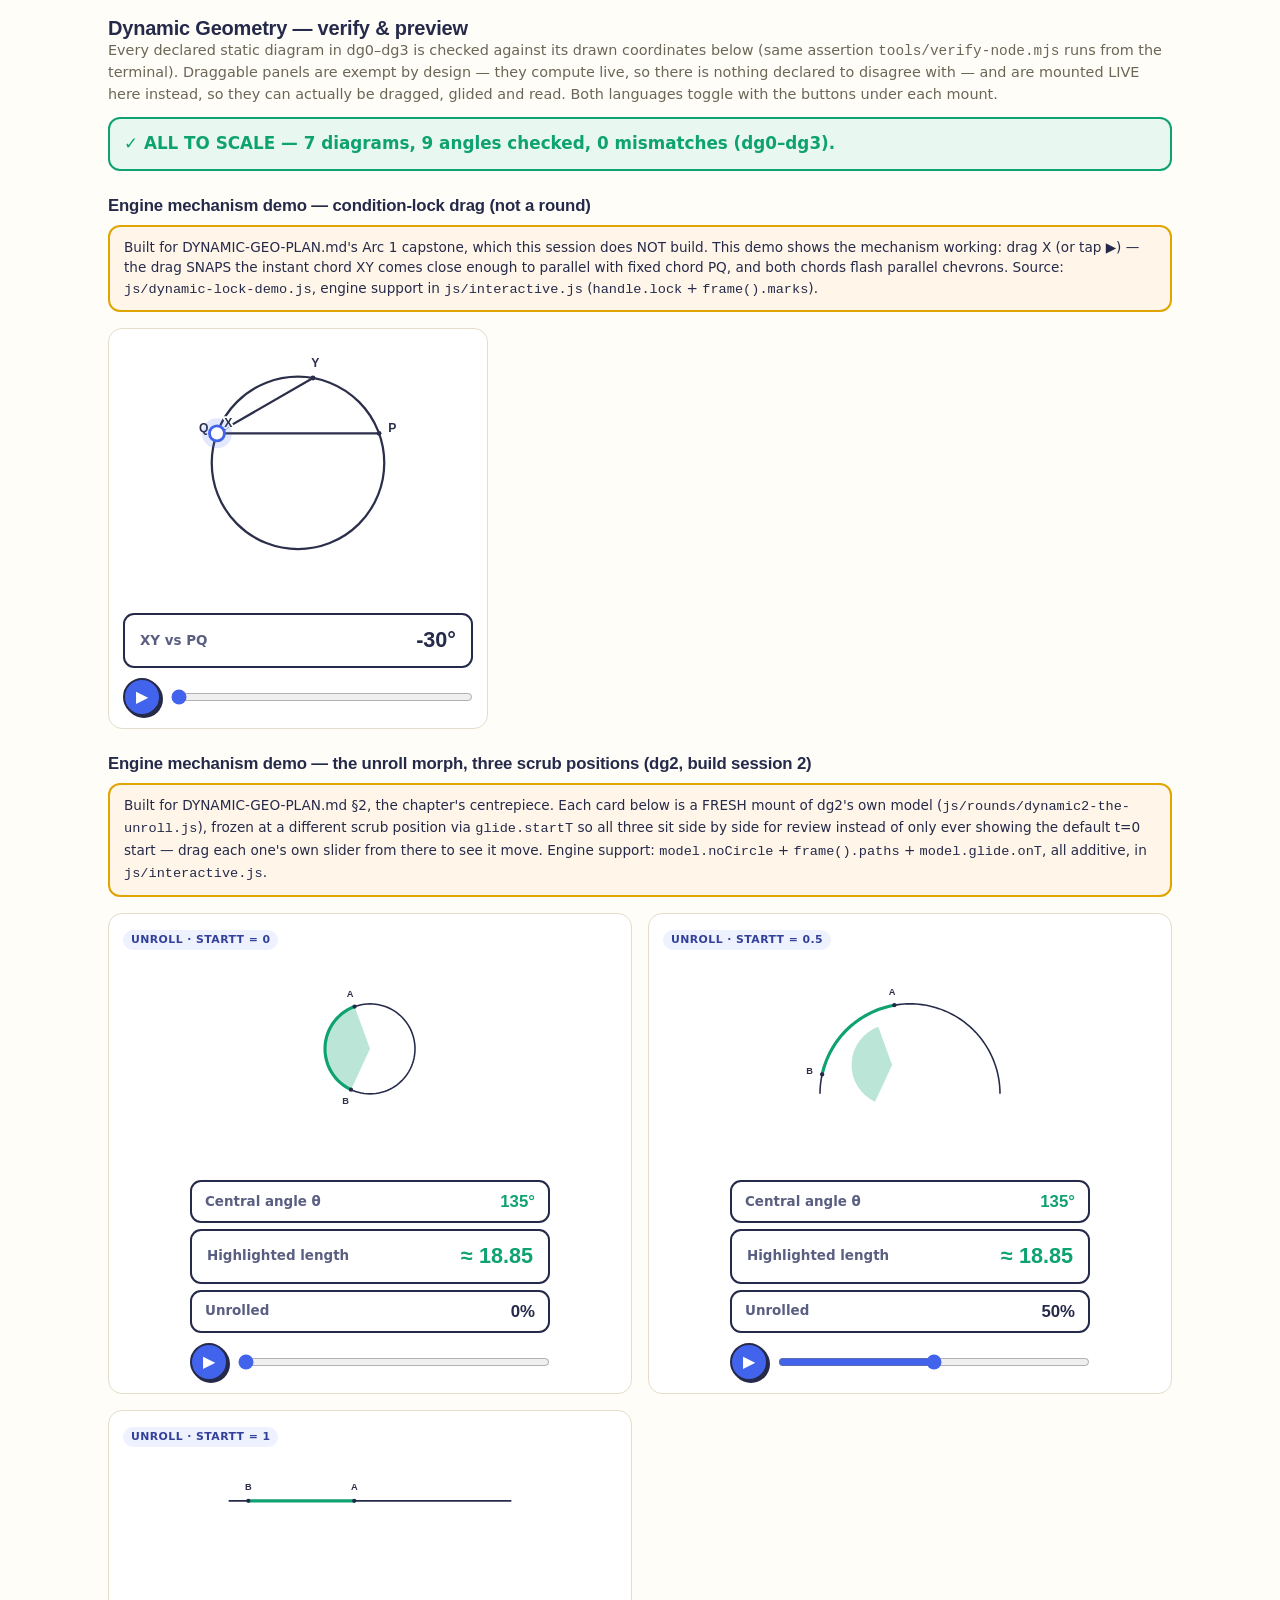
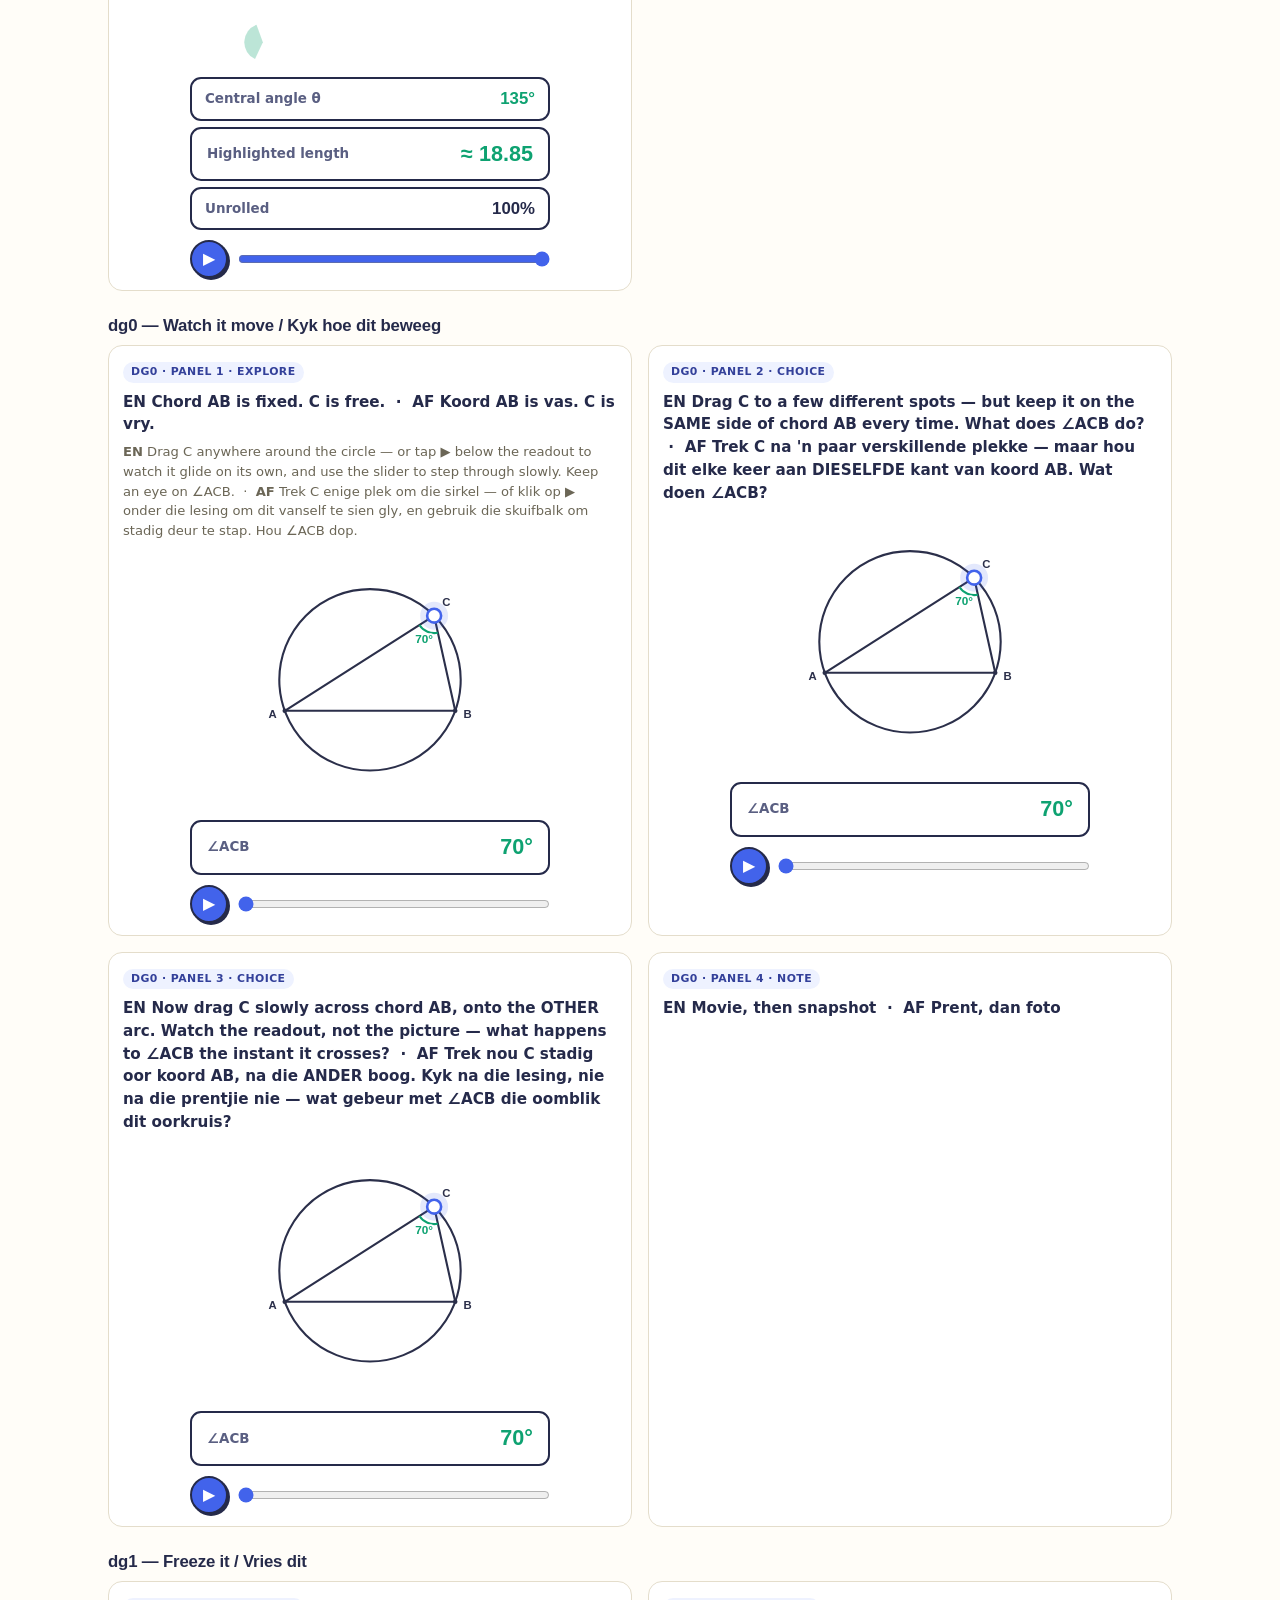
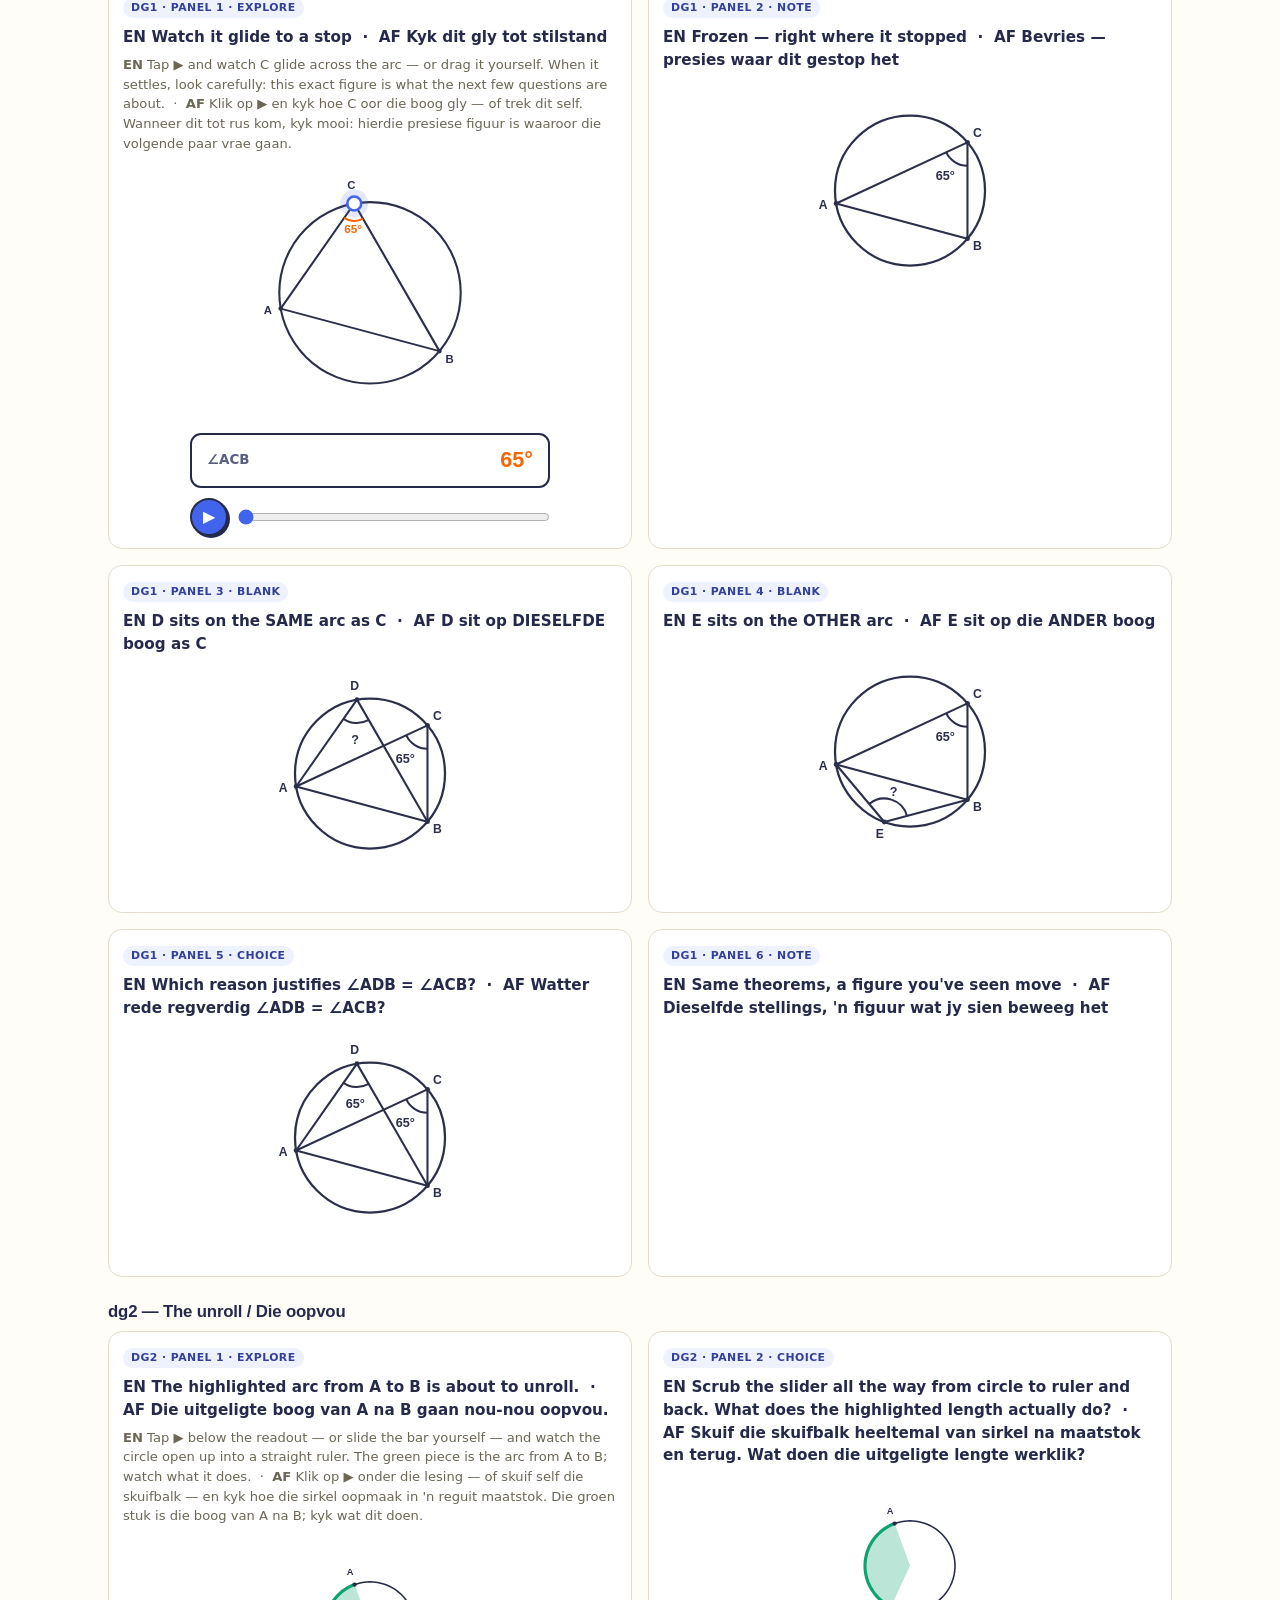
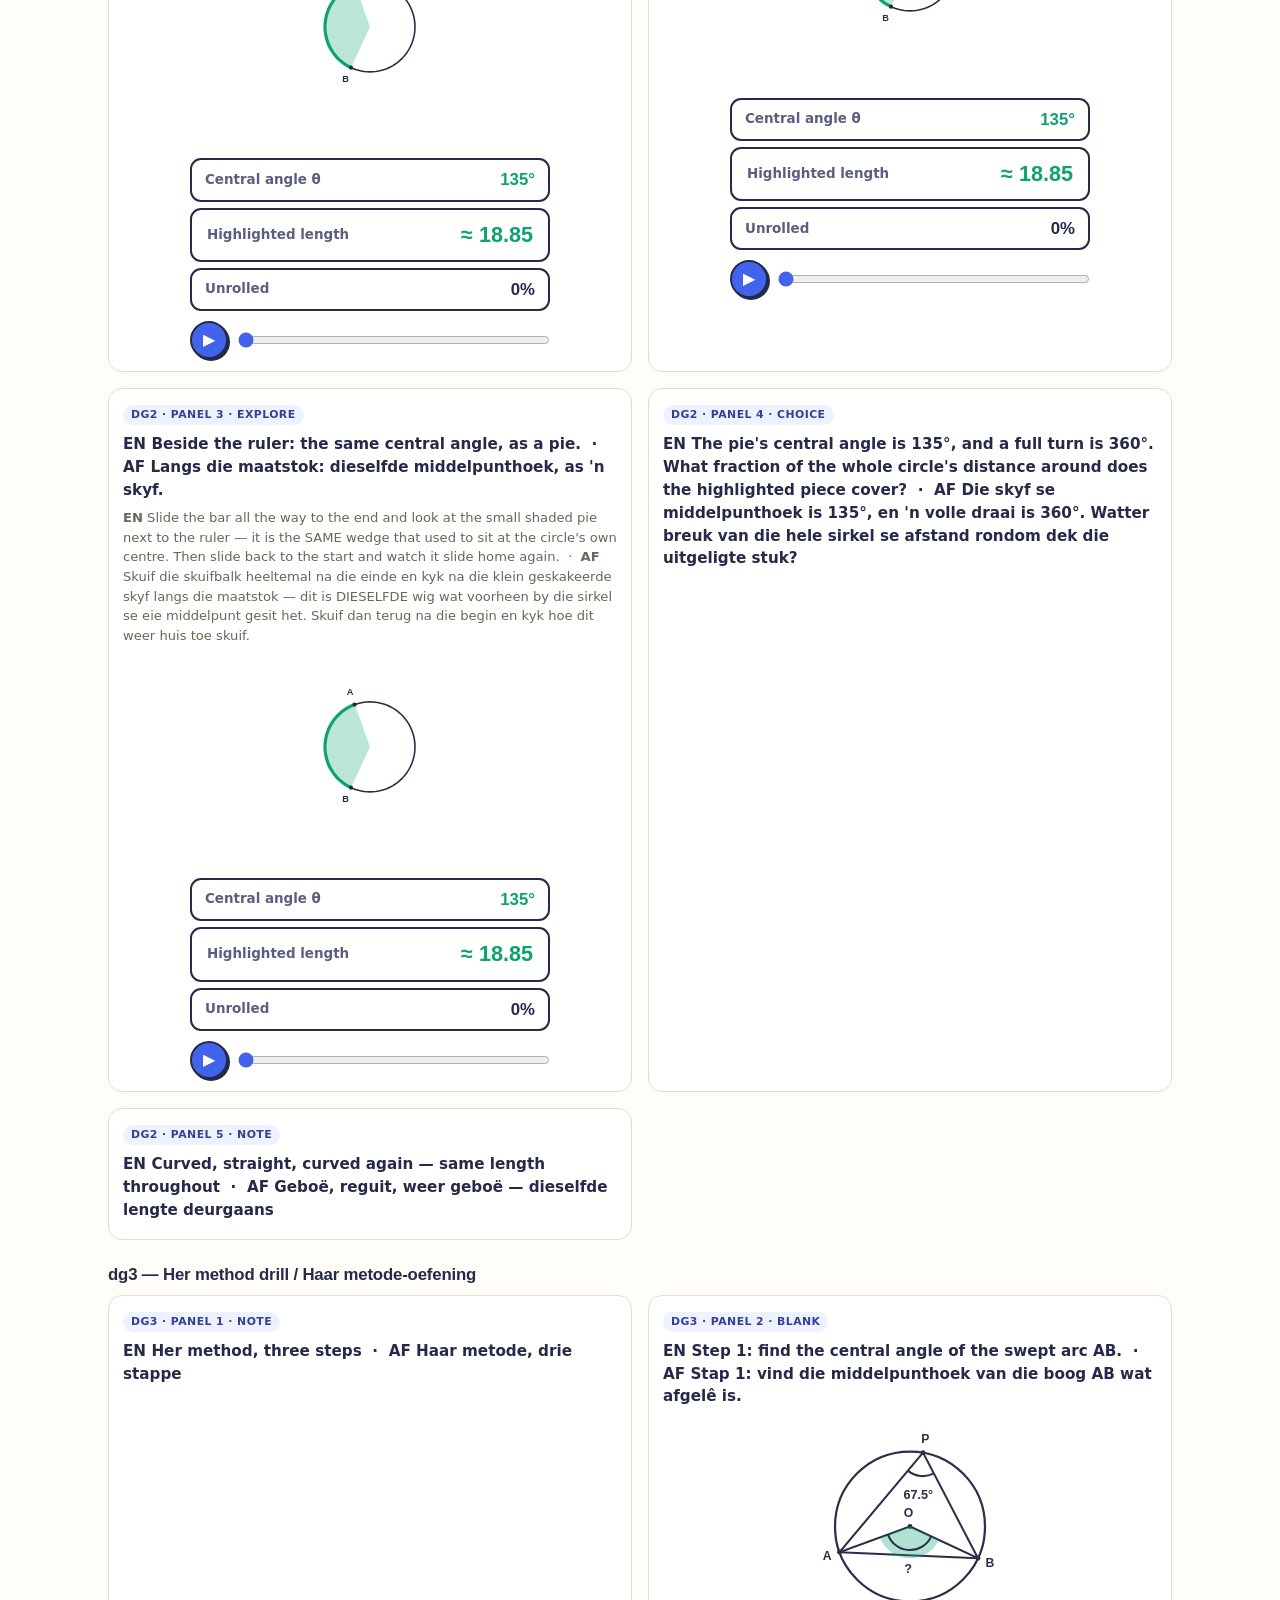
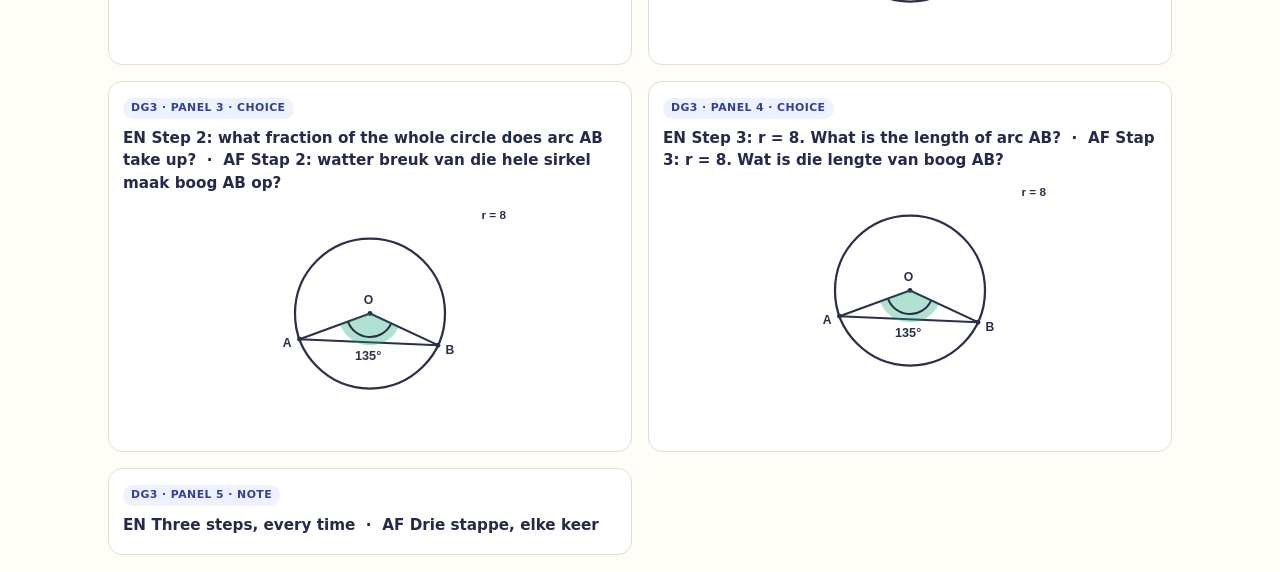
<file: verify-dynamic.html>
<!DOCTYPE html>
<html lang="en">
<head>
<meta charset="UTF-8">
<meta name="viewport" content="width=device-width, initial-scale=1.0">
<title>Dynamic Geometry — verify &amp; preview — Circle Quest</title>
<link rel="stylesheet" href="css/styles.css">
<style>
  body { padding: 18px; max-width: 1100px; margin: 0 auto; background: #fffdf8; }
  h1 { font-size: 1.25rem; }
  h2 { font-size: 1.05rem; margin: 26px 0 4px; }
  .lede { font-size: .9rem; color: #6b6656; margin: 0 0 8px; }
  .ok { color: #0ea271; } .bad { color: #e64980; font-weight: 700; }
  #summary { font-size: 1.05rem; font-weight: 700; margin: 12px 0; padding: 12px 14px; border: 2px solid #252a4a; border-radius: 12px; }
  #summary.pass { border-color: #0ea271; background: #e8f8f1; }
  #summary.fail { border-color: #e64980; background: #fdeef4; }
  #fails .row { padding: 3px 0; font-size: .85rem; }
  .grid { display: grid; grid-template-columns: repeat(auto-fill, minmax(360px, 1fr)); gap: 16px; margin-top: 10px; }
  .vcard { border: 1.5px solid #e4ddcb; border-radius: 14px; padding: 12px 14px; background: #fff; }
  .vcard .tag { display: inline-block; font-size: .68rem; font-weight: 800; text-transform: uppercase; letter-spacing: .04em;
    padding: 2px 8px; border-radius: 20px; margin-bottom: 6px; background: #eef2ff; color: #33409a; }
  .vprompt { font-weight: 700; font-size: .95rem; margin: 2px 0 6px; }
  .vinstr { font-size: .82rem; color: #6b6656; margin: 0 0 8px; }
  .vcard svg.diag { max-width: 300px; margin: 0 auto; display: block; }
  .demo-note { font-size: .85rem; background: #fff6e9; border: 2px solid #e0a500; border-radius: 12px; padding: 10px 14px; margin: 10px 0 16px; }
</style>
</head>
<body>
<h1>Dynamic Geometry — verify &amp; preview</h1>
<p class="lede">Every declared static diagram in dg0–dg3 is checked against its drawn coordinates below (same assertion <code>tools/verify-node.mjs</code> runs from the terminal). Draggable panels are exempt by design — they compute live, so there is nothing declared to disagree with — and are mounted LIVE here instead, so they can actually be dragged, glided and read. Both languages toggle with the buttons under each mount.</p>
<div id="summary">Running…</div>
<div id="fails"></div>

<h2>Engine mechanism demo — condition-lock drag (not a round)</h2>
<div class="demo-note">
  Built for DYNAMIC-GEO-PLAN.md's Arc 1 capstone, which this session does NOT build. This demo shows the mechanism working:
  drag X (or tap ▶) — the drag SNAPS the instant chord XY comes close enough to parallel with fixed chord PQ, and both
  chords flash parallel chevrons. Source: <code>js/dynamic-lock-demo.js</code>, engine support in <code>js/interactive.js</code>
  (<code>handle.lock</code> + <code>frame().marks</code>).
</div>
<div id="lockDemo" class="vcard" style="max-width:380px;"></div>

<h2>Engine mechanism demo — the unroll morph, three scrub positions (dg2, build session 2)</h2>
<div class="demo-note">
  Built for DYNAMIC-GEO-PLAN.md §2, the chapter's centrepiece. Each card below is a FRESH mount of dg2's own model
  (<code>js/rounds/dynamic2-the-unroll.js</code>), frozen at a different scrub position via <code>glide.startT</code> so
  all three sit side by side for review instead of only ever showing the default t=0 start — drag each one's own
  slider from there to see it move. Engine support: <code>model.noCircle</code> + <code>frame().paths</code> +
  <code>model.glide.onT</code>, all additive, in <code>js/interactive.js</code>.
</div>
<div id="unrollDemo" class="grid" style="margin-bottom:10px;"></div>

<div id="grid" class="grid"></div>

<script type="module">
import { verifyDiagram, renderDiagram } from "./js/engine.js";
import { mountInteractive } from "./js/interactive.js";
import { DYNAMIC } from "./js/rounds/index.js";
import { lockDemoModel } from "./js/dynamic-lock-demo.js";
import { makeUnrollModel } from "./js/rounds/dynamic2-the-unroll.js";

let diagrams = 0, angles = 0, fails = [];
const failBox = document.getElementById("fails");
const grid = document.getElementById("grid");

function txBoth(v) {
  if (!v) return "";
  if (typeof v === "string") return v;
  return `<b>EN</b> ${v.en || ""} &nbsp;·&nbsp; <b>AF</b> ${v.af || ""}`;
}

function checkDiagram(label, d) {
  if (!d) return;
  diagrams++;
  verifyDiagram(d).forEach(r => {
    angles++;
    if (!r.ok) fails.push({ label, ...r });
  });
}

DYNAMIC.forEach(round => {
  const section = document.createElement("h2");
  section.textContent = `${round.id} — ${round.title.en} / ${round.title.af}`;
  grid.parentElement.insertBefore(section, grid);
  const sub = document.createElement("div");
  sub.className = "grid";
  grid.parentElement.insertBefore(sub, grid);

  (round.panels || []).forEach((p, i) => {
    const card = document.createElement("div");
    card.className = "vcard";
    const prompt = typeof p.prompt === "function" ? p.prompt({}) : p.prompt;
    card.innerHTML = `<span class="tag">${round.id} · panel ${i + 1} · ${p.type}</span>
      <div class="vprompt">${txBoth(prompt)}</div>
      ${p.instruction ? `<div class="vinstr">${txBoth(p.instruction)}</div>` : ""}`;
    sub.appendChild(card);

    if (p.interactive) {
      mountInteractive(card, p.interactive);
    } else if (p.diagram) {
      checkDiagram(`${round.id} panel${i + 1}`, p.diagram);
      const box = document.createElement("div");
      box.innerHTML = renderDiagram(p.diagram, round.accent);
      card.appendChild(box);
    }
    (p.diagrams || []).forEach((dd, j) => {
      checkDiagram(`${round.id} panel${i + 1}.${j + 1}`, dd.diagram);
      const box = document.createElement("div");
      box.innerHTML = renderDiagram(dd.diagram, dd.accent || round.accent);
      card.appendChild(box);
    });
  });
});

// the condition-lock demo — live-mounted, not graded, not verified (it has
// no declared angles to check, same reasoning as any draggable panel)
mountInteractive(document.getElementById("lockDemo"), lockDemoModel());

// the unroll, at three frozen scrub positions — same "live-mounted, not
// verified" reasoning: nothing here is a declared angle to disagree with.
const unrollDemoHost = document.getElementById("unrollDemo");
[0, 0.5, 1].forEach(startT => {
  const card = document.createElement("div");
  card.className = "vcard";
  card.innerHTML = `<span class="tag">unroll · startT = ${startT}</span>`;
  unrollDemoHost.appendChild(card);
  mountInteractive(card, makeUnrollModel({ startT }));
});

const summary = document.getElementById("summary");
if (fails.length === 0) {
  summary.className = "pass";
  summary.innerHTML = `<span class="ok">✓ ALL TO SCALE — ${diagrams} diagrams, ${angles} angles checked, 0 mismatches (dg0–dg3).</span>`;
} else {
  summary.className = "fail";
  summary.innerHTML = `<span class="bad">✗ ${fails.length} mismatch(es) across ${diagrams} diagrams (${angles} angles).</span>`;
  fails.forEach(f => {
    const div = document.createElement("div");
    div.className = "row bad";
    div.textContent = `${f.label}: angle "${f.t || "(unlabelled)"}" at ${f.at} — drawn ${f.drawn}°, declared v=${f.v}° (Δ ${f.diff}°)`;
    failBox.appendChild(div);
  });
}
window.__VERIFY_DYNAMIC__ = { diagrams, angles, fails };
console.log("VERIFY_DYNAMIC", JSON.stringify(window.__VERIFY_DYNAMIC__));
</script>
</body>
</html>
</file>
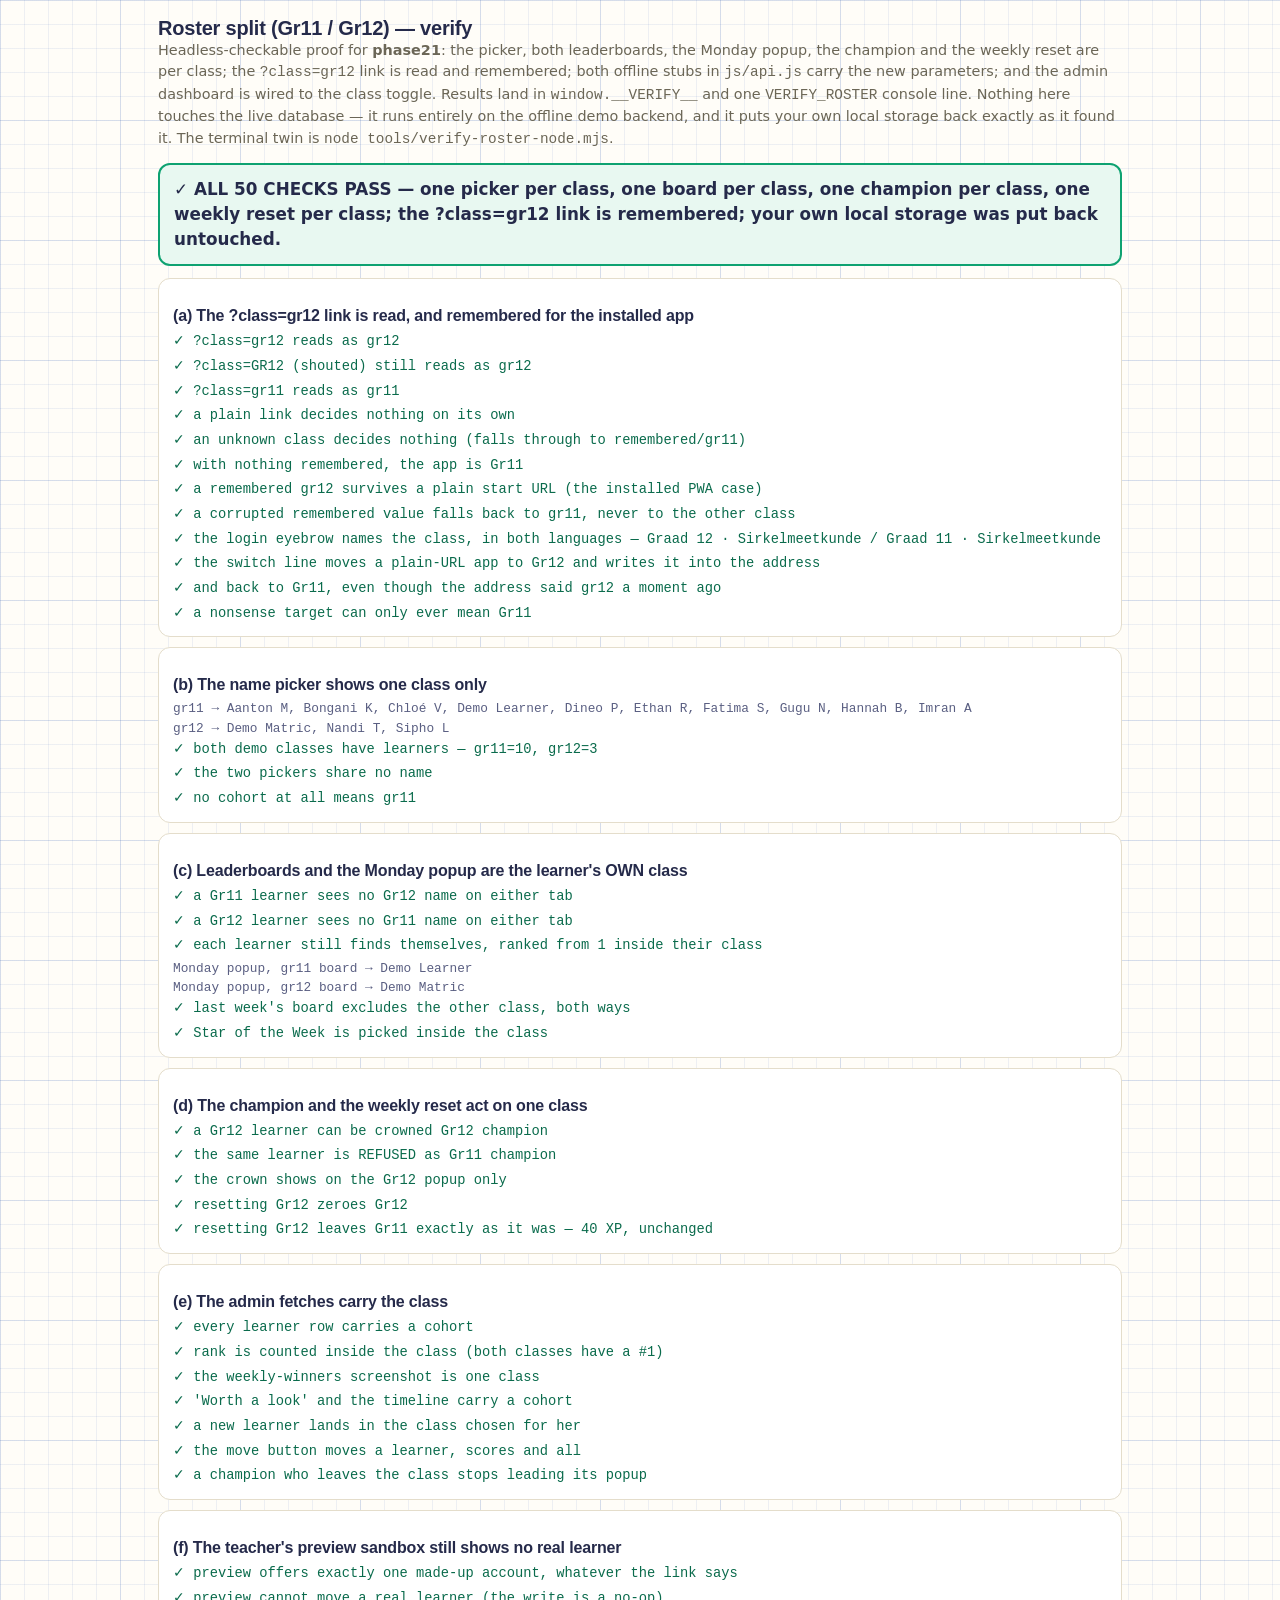
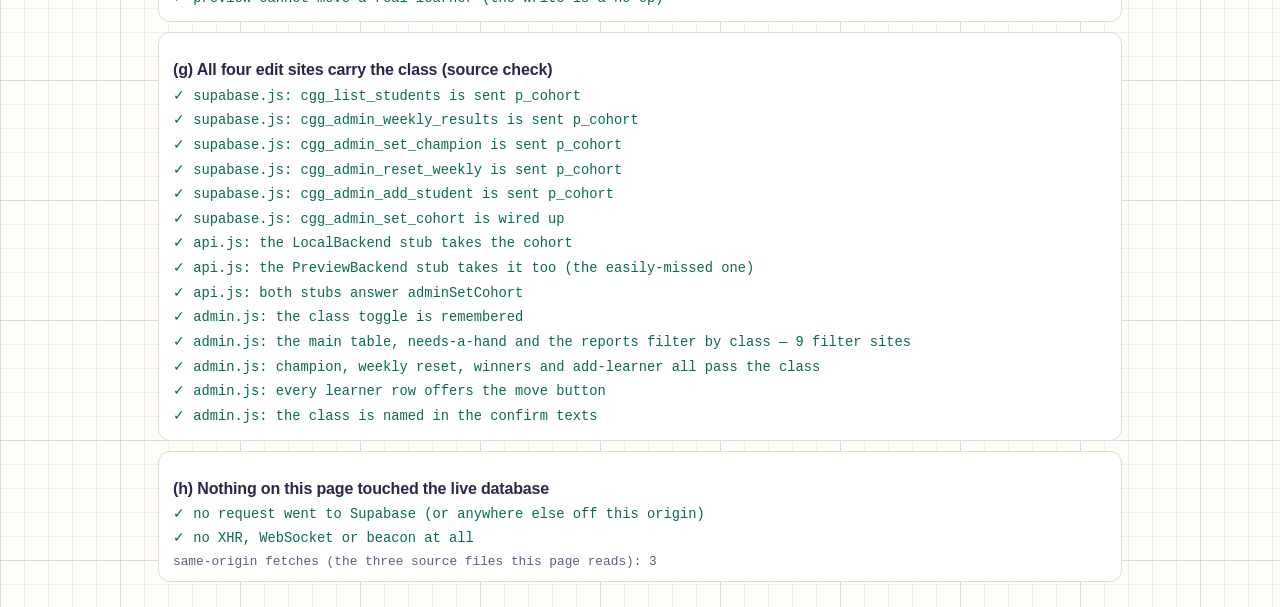
<file: verify-roster.html>
<!DOCTYPE html>
<html lang="en">
<head>
<meta charset="UTF-8">
<meta name="viewport" content="width=device-width, initial-scale=1.0">
<title>Roster split — verify — Circle Quest</title>
<!-- Network spy, installed as a CLASSIC script so it is in place BEFORE any
     module is evaluated. This page must never reach the live database: it
     fetches its own source files to read them, and nothing else. -->
<script>
  window.__NET__ = { fetch: 0, xhr: 0, ws: 0, beacon: 0, urls: [] };
  (function () {
    const nf = window.fetch;
    window.fetch = function (...a) { window.__NET__.fetch++; window.__NET__.urls.push(String(a[0])); return nf.apply(this, a); };
    const xo = XMLHttpRequest.prototype.open;
    XMLHttpRequest.prototype.open = function (m, u, ...r) { window.__NET__.xhr++; window.__NET__.urls.push(String(u)); return xo.call(this, m, u, ...r); };
    const NW = window.WebSocket;
    if (NW) window.WebSocket = function (u, ...r) { window.__NET__.ws++; window.__NET__.urls.push(String(u)); return new NW(u, ...r); };
    if (navigator.sendBeacon) {
      const sb = navigator.sendBeacon.bind(navigator);
      navigator.sendBeacon = function (u, ...r) { window.__NET__.beacon++; window.__NET__.urls.push(String(u)); return sb(u, ...r); };
    }
  })();
</script>
<link rel="stylesheet" href="css/styles.css">
<style>
  body { padding: 18px; max-width: 1000px; margin: 0 auto; }
  h1 { font-size: 1.25rem; }
  h2 { font-size: 1rem; margin: 18px 0 6px; }
  .lede { font-size: .9rem; color: #6b6656; margin: 0 0 8px; }
  #summary { font-size: 1.05rem; font-weight: 700; margin: 12px 0; padding: 12px 14px; border: 2px solid #252a4a; border-radius: 12px; }
  #summary.pass { border-color: #0ea271; background: #e8f8f1; }
  #summary.fail { border-color: #e64980; background: #fdeef4; }
  .grp { border: 1.5px solid #e4ddcb; border-radius: 12px; padding: 10px 14px; background: #fff; margin: 10px 0; }
  .row { font-size: .86rem; padding: 2px 0; font-family: ui-monospace, "Cascadia Mono", Menlo, monospace; }
  .row.ok { color: #0a6b4c; } .row.bad { color: #e64980; font-weight: 700; }
  .draws { font-size: .8rem; font-family: ui-monospace, Menlo, monospace; color: #5a5f82; }
</style>
</head>
<body>
<h1>Roster split (Gr11 / Gr12) — verify</h1>
<p class="lede">Headless-checkable proof for <b>phase21</b>: the picker, both leaderboards, the Monday popup, the champion and the weekly reset are per class; the <code>?class=gr12</code> link is read and remembered; both offline stubs in <code>js/api.js</code> carry the new parameters; and the admin dashboard is wired to the class toggle. Results land in <code>window.__VERIFY__</code> and one <code>VERIFY_ROSTER</code> console line. Nothing here touches the live database — it runs entirely on the offline demo backend, and it puts your own local storage back exactly as it found it. The terminal twin is <code>node tools/verify-roster-node.mjs</code>.</p>
<div id="summary">Running…</div>
<div id="out"></div>

<script type="module">
import { LocalBackend, PreviewBackend } from "./js/api.js";
import { cohortFromSearch, currentCohort, cohortEyebrow, switchCohort } from "./js/auth.js";

const out = document.getElementById("out");
const results = [];
let group = null;
function G(title) { group = document.createElement("div"); group.className = "grp"; group.innerHTML = `<h2>${title}</h2>`; out.appendChild(group); }
function check(label, pass, detail = "") {
  results.push({ label, pass: !!pass, detail });
  const d = document.createElement("div");
  d.className = "row " + (pass ? "ok" : "bad");
  d.textContent = `${pass ? "✓" : "✗"} ${label}${detail ? " — " + detail : ""}`;
  (group || out).appendChild(d);
}
function note(html) { const d = document.createElement("div"); d.className = "draws"; d.innerHTML = html; (group || out).appendChild(d); }

/* ---- borrow the local store, hand it back exactly as found ---- */
const KEYS = ["cgg.students", "cgg.progress", "cgg.events", "cgg.meta", "cgg.itemevents", "cgg.feedback", "cgg.cohort"];
const snapshot = {};
KEYS.forEach(k => { snapshot[k] = localStorage.getItem(k); });
KEYS.forEach(k => localStorage.removeItem(k));
function restore() {
  KEYS.forEach(k => { if (snapshot[k] === null) localStorage.removeItem(k); else localStorage.setItem(k, snapshot[k]); });
}

const names = list => list.map(s => s.display_name || s.name).sort();
const has = (list, n) => names(list).includes(n);
const startOfWeek = (ts = Date.now()) => {
  const d = new Date(ts); const day = (d.getDay() + 6) % 7;
  d.setHours(0, 0, 0, 0); d.setDate(d.getDate() - day); return d.getTime();
};
const readLS = (k, f) => { try { return JSON.parse(localStorage.getItem(k)) ?? f; } catch { return f; } };
const writeLS = (k, v) => localStorage.setItem(k, JSON.stringify(v));
const PW = "admin", L11 = "Demo Learner", L12 = "Demo Matric";

try {

/* ============ (a) the link, and remembering it ============ */
G("(a) The ?class=gr12 link is read, and remembered for the installed app");
check("?class=gr12 reads as gr12", cohortFromSearch("?class=gr12") === "gr12");
check("?class=GR12 (shouted) still reads as gr12", cohortFromSearch("?class=GR12") === "gr12");
check("?class=gr11 reads as gr11", cohortFromSearch("?class=gr11") === "gr11");
check("a plain link decides nothing on its own", cohortFromSearch("") === null && cohortFromSearch("?local=1") === null);
check("an unknown class decides nothing (falls through to remembered/gr11)", cohortFromSearch("?class=matric") === null);
check("with nothing remembered, the app is Gr11", currentCohort() === "gr11");
localStorage.setItem("cgg.cohort", "gr12");
check("a remembered gr12 survives a plain start URL (the installed PWA case)", currentCohort() === "gr12");
localStorage.setItem("cgg.cohort", "nonsense");
check("a corrupted remembered value falls back to gr11, never to the other class", currentCohort() === "gr11");
localStorage.removeItem("cgg.cohort");
check("the login eyebrow names the class, in both languages",
  cohortEyebrow("gr12").en === "Grade 12 · Circle Geometry" && cohortEyebrow("gr12").af === "Graad 12 · Sirkelmeetkunde" &&
  cohortEyebrow("gr11").en === "Grade 11 · Circle Geometry" && cohortEyebrow("gr11").af === "Graad 11 · Sirkelmeetkunde",
  `${cohortEyebrow("gr12").af} / ${cohortEyebrow("gr11").af}`);

/* the in-app way out (2026-09-18): an iPhone install opens the plain URL with empty storage */
const urlBefore = location.href;
switchCohort("gr12");
check("the switch line moves a plain-URL app to Gr12 and writes it into the address",
  currentCohort() === "gr12" && cohortFromSearch(location.search) === "gr12" && localStorage.getItem("cgg.cohort") === "gr12");
switchCohort("gr11");
check("and back to Gr11, even though the address said gr12 a moment ago",
  currentCohort() === "gr11" && cohortFromSearch(location.search) === "gr11");
check("a nonsense target can only ever mean Gr11", switchCohort("matric") === "gr11");
history.replaceState(null, "", urlBefore);
localStorage.removeItem("cgg.cohort");

/* ============ (b) the picker ============ */
G("(b) The name picker shows one class only");
const g11 = await LocalBackend.listStudents("gr11");
const g12 = await LocalBackend.listStudents("gr12");
note(`gr11 → ${names(g11).join(", ")}`);
note(`gr12 → ${names(g12).join(", ")}`);
check("both demo classes have learners", g11.length > 0 && g12.length > 0, `gr11=${g11.length}, gr12=${g12.length}`);
check("the two pickers share no name", !names(g11).some(n => names(g12).includes(n)));
check("no cohort at all means gr11",
  JSON.stringify(names(await LocalBackend.listStudents())) === JSON.stringify(names(g11)));

/* ============ (c) the boards ============ */
G("(c) Leaderboards and the Monday popup are the learner's OWN class");
await LocalBackend.firstLogin(L11, "pw11");
await LocalBackend.firstLogin(L12, "pw12");
const idOf = n => Object.values(readLS("cgg.students", {})).find(s => s.display_name === n).id;
const lastWeekTs = startOfWeek() - 3 * 864e5;
const ev = readLS("cgg.events", []);
ev.push({ studentId: idOf(L11), roundId: "r1", xp: 40, score: 1, ts: Date.now() });
ev.push({ studentId: idOf(L11), roundId: "daily", xp: 25, score: 1, ts: lastWeekTs });
ev.push({ studentId: idOf(L12), roundId: "r1", xp: 60, score: 1, ts: Date.now() });
ev.push({ studentId: idOf(L12), roundId: "daily", xp: 30, score: 1, ts: lastWeekTs });
writeLS("cgg.events", ev);

const lb11 = await LocalBackend.leaderboard(L11, "pw11");
const lb12 = await LocalBackend.leaderboard(L12, "pw12");
check("a Gr11 learner sees no Gr12 name on either tab", !has(lb11.weekly, L12) && !has(lb11.allTime, L12));
check("a Gr12 learner sees no Gr11 name on either tab", !has(lb12.weekly, L11) && !has(lb12.allTime, L11));
check("each learner still finds themselves, ranked from 1 inside their class",
  lb11.myWeekly && lb11.myWeekly.me && lb12.myWeekly && lb12.myWeekly.me &&
  lb11.weekly[0].rank === 1 && lb12.weekly[0].rank === 1);
const wr11 = await LocalBackend.weeklyResults(L11, "pw11");
const wr12 = await LocalBackend.weeklyResults(L12, "pw12");
note(`Monday popup, gr11 board → ${names(wr11.board).join(", ") || "—"}`);
note(`Monday popup, gr12 board → ${names(wr12.board).join(", ") || "—"}`);
check("last week's board excludes the other class, both ways", !has(wr11.board, L12) && !has(wr12.board, L11));
check("Star of the Week is picked inside the class",
  (!wr11.star || wr11.star.name !== L12) && (!wr12.star || wr12.star.name !== L11));

/* ============ (d) champion + weekly reset ============ */
G("(d) The champion and the weekly reset act on one class");
check("a Gr12 learner can be crowned Gr12 champion", (await LocalBackend.adminSetChampion(PW, L12, "gr12")).ok === true);
const bad = await LocalBackend.adminSetChampion(PW, L12, "gr11");
check("the same learner is REFUSED as Gr11 champion", bad.ok === false && bad.error === "wrong_cohort");
check("the crown shows on the Gr12 popup only",
  (await LocalBackend.weeklyResults(L12, "pw12")).champion === L12 &&
  (await LocalBackend.weeklyResults(L11, "pw11")).champion !== L12);
const before = await LocalBackend.adminData(PW);
const weeklyOf = (d, n) => d.rows.find(r => r.name === n).weeklyXp;
const gr11Before = weeklyOf(before, L11);
await LocalBackend.adminResetWeekly(PW, "gr12");
const after = await LocalBackend.adminData(PW);
check("resetting Gr12 zeroes Gr12", weeklyOf(after, L12) === 0);
check("resetting Gr12 leaves Gr11 exactly as it was", weeklyOf(after, L11) === gr11Before, `${gr11Before} XP, unchanged`);

/* ============ (e) what the dashboard receives ============ */
G("(e) The admin fetches carry the class");
check("every learner row carries a cohort", after.rows.every(r => r.cohort === "gr11" || r.cohort === "gr12"));
check("rank is counted inside the class (both classes have a #1)",
  after.rows.some(r => r.cohort === "gr11" && r.rank === 1) && after.rows.some(r => r.cohort === "gr12" && r.rank === 1));
check("the weekly-winners screenshot is one class",
  !has((await LocalBackend.adminWeeklyResults(PW, "gr11")).board, L12) &&
  !has((await LocalBackend.adminWeeklyResults(PW, "gr12")).board, L11));
check("'Worth a look' and the timeline carry a cohort",
  (await LocalBackend.adminIntegrity(PW)).students.every(s => s.cohort) &&
  (await LocalBackend.adminTimeline(PW, null, 400)).rows.every(r => r.cohort));
await LocalBackend.adminAddStudent(PW, "Test Matric", "gr12");
check("a new learner lands in the class chosen for her",
  has(await LocalBackend.listStudents("gr12"), "Test Matric") &&
  !has(await LocalBackend.listStudents("gr11"), "Test Matric"));
const mv = await LocalBackend.adminSetCohort(PW, idOf(L12), "gr11");
check("the move button moves a learner, scores and all",
  mv.ok && mv.moved && has(await LocalBackend.listStudents("gr11"), L12) &&
  (await LocalBackend.adminData(PW)).rows.find(r => r.name === L12).allTimeXp === 90);
check("a champion who leaves the class stops leading its popup",
  (await LocalBackend.adminWeeklyResults(PW, "gr12")).champion !== L12);

/* ============ (f) the preview sandbox ============ */
G("(f) The teacher's preview sandbox still shows no real learner");
const pv = await PreviewBackend.listStudents("gr12");
check("preview offers exactly one made-up account, whatever the link says",
  pv.length === 1 && pv[0].display_name === "Teacher Preview");
check("preview cannot move a real learner (the write is a no-op)",
  (await PreviewBackend.adminSetCohort(PW, "preview", "gr11")).moved === false);

/* ============ (g) both stubs, and the dashboard wiring ============ */
/* Source-level, on purpose. The easily-missed PreviewBackend is exercised for
   real above; this catches the OTHER half of the four-edits rule — a method
   that was updated in one backend and not the others — and the admin wiring,
   which cannot be clicked through here without an admin password and a live
   database. The click-through is the live step in ROSTER-SPLIT-PLAN.md. */
G("(g) All four edit sites carry the class (source check)");
const [apiSrc, sbSrc, adminSrc] = await Promise.all(
  ["js/api.js", "js/supabase.js", "js/admin.js"].map(u => fetch(u).then(r => r.text()))
);
[
  ["cgg_list_students", "p_cohort"],
  ["cgg_admin_weekly_results", "p_cohort"],
  ["cgg_admin_set_champion", "p_cohort"],
  ["cgg_admin_reset_weekly", "p_cohort"],
  ["cgg_admin_add_student", "p_cohort"],
].forEach(([fn, arg]) => {
  const line = sbSrc.split("\n").find(l => l.includes(`"${fn}"`));
  check(`supabase.js: ${fn} is sent ${arg}`, !!line && line.includes(arg));
});
check("supabase.js: cgg_admin_set_cohort is wired up", sbSrc.includes("cgg_admin_set_cohort"));
check("api.js: the LocalBackend stub takes the cohort", /async listStudents\(cohort\)/.test(apiSrc));
check("api.js: the PreviewBackend stub takes it too (the easily-missed one)", /async listStudents\(_cohort\)/.test(apiSrc));
check("api.js: both stubs answer adminSetCohort",
  (apiSrc.match(/adminSetCohort\(/g) || []).length >= 2);
check("admin.js: the class toggle is remembered", adminSrc.includes("cgg.adminCohort"));
check("admin.js: the main table, needs-a-hand and the reports filter by class",
  (adminSrc.match(/\binClass\b/g) || []).length >= 6, `${(adminSrc.match(/\binClass\b/g) || []).length} filter sites`);
check("admin.js: champion, weekly reset, winners and add-learner all pass the class",
  /adminSetChampion\(adminPw, clean \|\| null, cohort\)/.test(adminSrc) &&
  /adminResetWeekly\(adminPw, cohort\)/.test(adminSrc) &&
  /adminWeeklyResults\(adminPw, cohort\)/.test(adminSrc) &&
  /adminAddStudent\(adminPw, name\.trim\(\), target\)/.test(adminSrc));
check("admin.js: every learner row offers the move button", adminSrc.includes("moveLearner(r, otherCohort())"));
check("admin.js: the class is named in the confirm texts",
  /COHORT_LABEL\[cohort\]\} Circle Champion/.test(adminSrc) && /everyone in \$\{COHORT_LABEL\[cohort\]\}/.test(adminSrc));

/* ============ (h) nothing reached the live database ============ */
G("(h) Nothing on this page touched the live database");
const net = window.__NET__;
const offsite = net.urls.filter(u => /supabase\.co|https?:\/\//i.test(u) && !/fonts\.(googleapis|gstatic)/.test(u));
check("no request went to Supabase (or anywhere else off this origin)", offsite.length === 0, offsite.join(", "));
check("no XHR, WebSocket or beacon at all", net.xhr === 0 && net.ws === 0 && net.beacon === 0);
note(`same-origin fetches (the three source files this page reads): ${net.fetch}`);

} finally {
  restore();
}

/* ---------------- summary ---------------- */
const fails = results.filter(r => !r.pass);
const summary = document.getElementById("summary");
summary.className = fails.length ? "fail" : "pass";
summary.textContent = fails.length
  ? `✗ ${fails.length} of ${results.length} checks FAILED: ${fails.map(f => f.label).join(" · ")}`
  : `✓ ALL ${results.length} CHECKS PASS — one picker per class, one board per class, one champion per class, one weekly reset per class; the ?class=gr12 link is remembered; your own local storage was put back untouched.`;
window.__VERIFY__ = {
  total: results.length,
  passed: results.length - fails.length,
  failed: fails.length,
  fails: fails.map(f => `${f.label}${f.detail ? " — " + f.detail : ""}`),
  net: window.__NET__,
};
console.log("VERIFY_ROSTER", JSON.stringify(window.__VERIFY__));
</script>
</body>
</html>
</file>
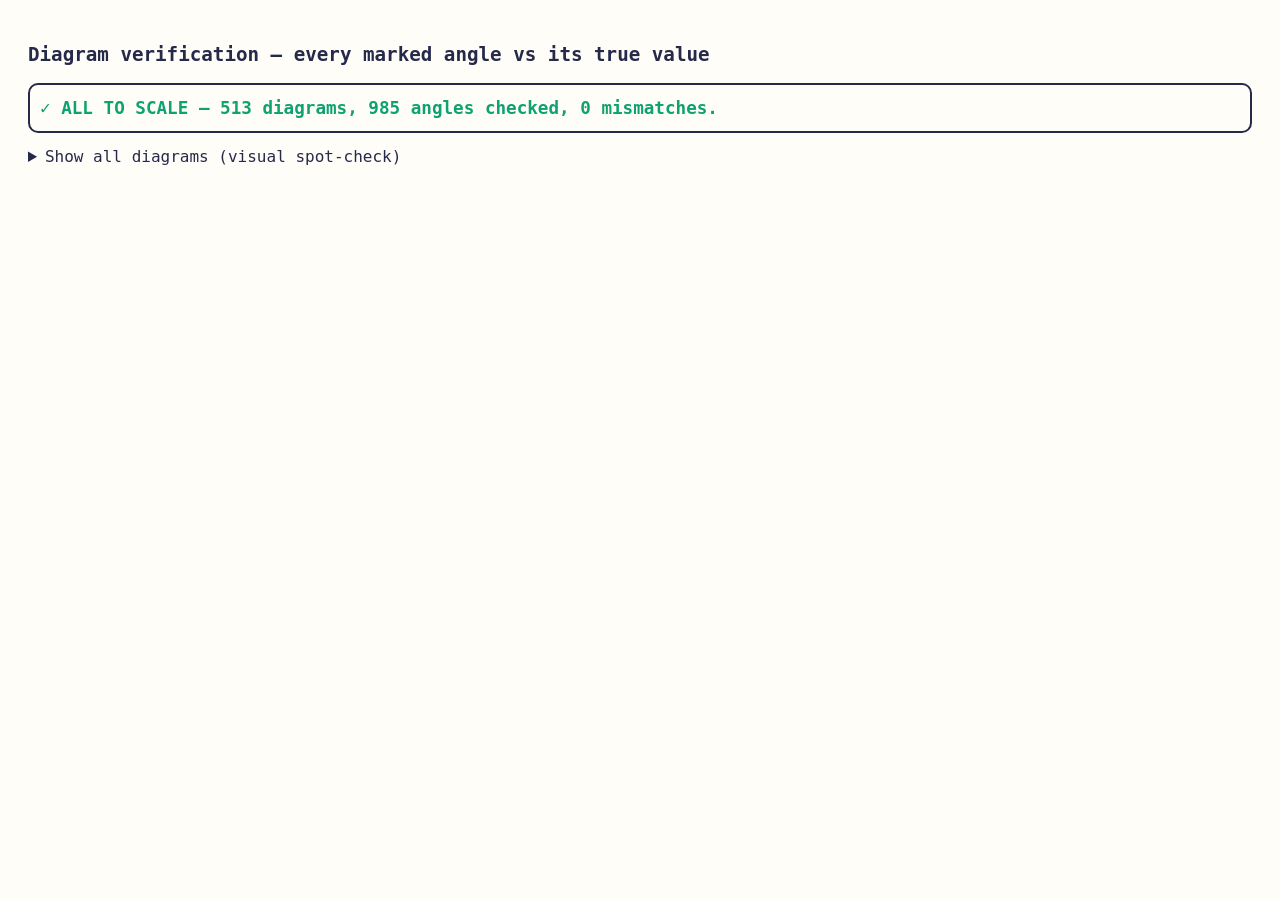
<file: verify.html>
<!DOCTYPE html>
<html lang="en">
<head>
<meta charset="UTF-8">
<meta name="viewport" content="width=device-width, initial-scale=1.0">
<title>Diagram verification — Circle Quest</title>
<style>
  body { font-family: ui-monospace, "SF Mono", Consolas, monospace; background: #fffdf8; color: #252a4a; padding: 20px; line-height: 1.5; }
  h1 { font-size: 1.2rem; }
  .ok { color: #0ea271; } .bad { color: #e64980; font-weight: 700; }
  .row { padding: 2px 0; border-bottom: 1px dashed rgba(0,0,0,.08); }
  #summary { font-size: 1.1rem; font-weight: 700; margin: 12px 0; padding: 10px; border: 2px solid #252a4a; border-radius: 10px; }
  svg.diag { width: 220px; height: auto; border: 1px solid #ddd; margin: 4px; vertical-align: top; }
  svg.diag .ln { stroke: #2b2f4a; stroke-width: 2.2; stroke-linecap: round; }
  svg.diag .sirkel { stroke: #2b2f4a; stroke-width: 2.4; fill: none; }
  svg.diag .al { font: 700 13.5px sans-serif; text-anchor: middle; dominant-baseline: middle; paint-order: stroke; stroke: #fff; stroke-width: 4.5px; }
  svg.diag .pl { font: 700 13px sans-serif; fill: #2b2f4a; text-anchor: middle; dominant-baseline: middle; paint-order: stroke; stroke: #fff; stroke-width: 4px; }
  details { margin: 8px 0; }
</style>
</head>
<body>
<h1>Diagram verification — every marked angle vs its true value</h1>
<div id="summary">Running…</div>
<div id="fails"></div>
<details><summary>Show all diagrams (visual spot-check)</summary><div id="gallery"></div></details>

<script type="module">
import { verifyDiagram, renderDiagram } from "./js/engine.js";
import { ROUNDS } from "./js/rounds/index.js";
import { SECTIONS } from "./js/rounds/data-tanchord.js";

let diagrams = 0, angles = 0, fails = [];
const failBox = document.getElementById("fails");
const gallery = document.getElementById("gallery");

function check(label, d, accent) {
  if (!d) return;
  diagrams++;
  const res = verifyDiagram(d);
  res.forEach(r => {
    angles++;
    if (!r.ok) fails.push({ label, ...r });
  });
  // gallery thumbnail
  const wrap = document.createElement("span");
  wrap.title = label;
  wrap.innerHTML = renderDiagram(d, accent || "#4263eb");
  gallery.appendChild(wrap);
}

// graded rounds carry `questions`
ROUNDS.forEach(r => {
  if (!Array.isArray(r.questions)) return;
  r.questions.forEach(q => check(`${r.id} ${q.id}`, q.diagram, q.accent));
});
// cutscene / discovery / investigate rounds carry `panels` instead, and were
// never checked here at all until 2026-07-30 — so every still diagram in the
// Investigation Station and in eleven discovery rounds was going out on trust.
// Draggable panels (`interactive`) are exempt: those compute their angles from
// live coordinates every frame, so there is no declared value that could be wrong.
ROUNDS.forEach(r => {
  if (!Array.isArray(r.panels)) return;
  r.panels.forEach((p, i) => {
    check(`${r.id} panel${i + 1}`, p.diagram, r.accent);
    (p.diagrams || []).forEach((d, j) => check(`${r.id} panel${i + 1}.${j + 1}`, d.diagram, d.accent || r.accent));
  });
});
// raw source data (sanity check that the engine port matches the original)
SECTIONS.forEach((sec, si) => {
  check(`src ${sec.id} mini`, sec.mini, sec.hex);
  sec.oefeninge.forEach((ex, oi) => check(`src ${sec.id} ex${oi + 1}`, ex.d, sec.hex));
});

const summary = document.getElementById("summary");
if (fails.length === 0) {
  summary.innerHTML = `<span class="ok">✓ ALL TO SCALE — ${diagrams} diagrams, ${angles} angles checked, 0 mismatches.</span>`;
} else {
  summary.innerHTML = `<span class="bad">✗ ${fails.length} mismatch(es) across ${diagrams} diagrams (${angles} angles).</span>`;
  fails.forEach(f => {
    const div = document.createElement("div");
    div.className = "row bad";
    div.textContent = `${f.label}: angle "${f.t || "(unlabelled)"}" at ${f.at} — drawn ${f.drawn}°, declared v=${f.v}° (Δ ${f.diff}°)`;
    failBox.appendChild(div);
  });
}
// expose for headless reading
window.__VERIFY__ = { diagrams, angles, fails };
console.log("VERIFY", JSON.stringify(window.__VERIFY__));
</script>
</body>
</html>
</file>
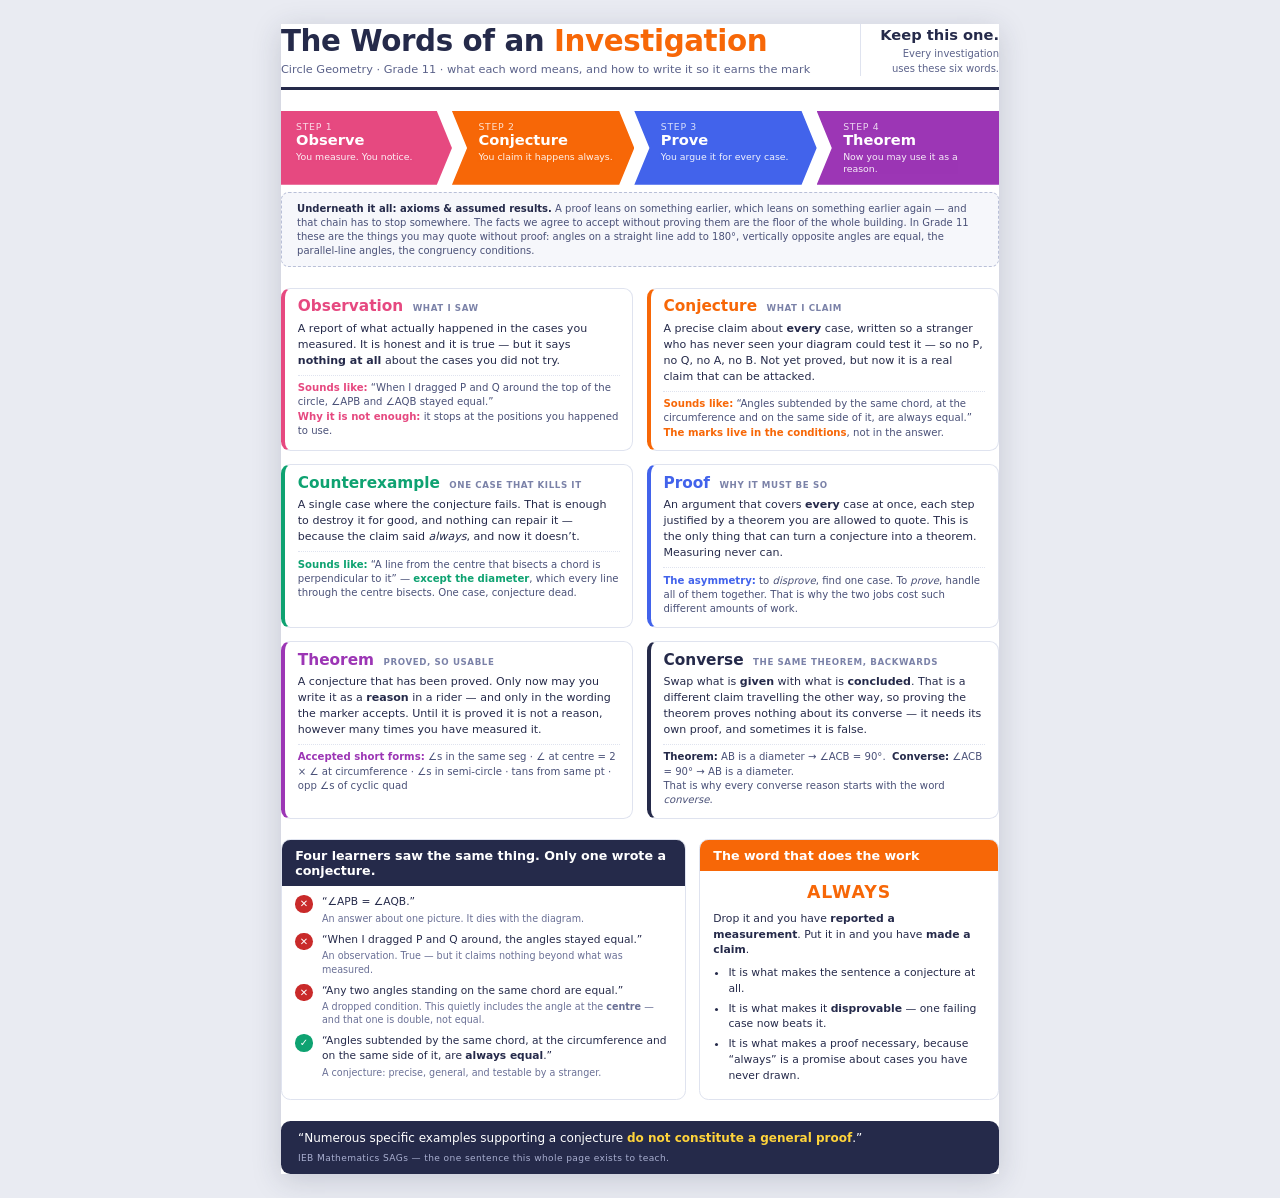
<file: handouts/investigation-words.html>
<!doctype html>
<html lang="en">
<head>
<meta charset="utf-8">
<title>The Words of an Investigation — Circle Geometry Gr 11</title>
<style>
/* ---------------------------------------------------------------
   One-page A4 handout. Colours are Circle Quest's five brand
   accents, so the sheet matches the app the class already plays.
   Print: A4 portrait, 10 mm margins, one page. Scale must stay 100%.
   --------------------------------------------------------------- */
:root{
  --pink:#e64980; --orange:#f76707; --green:#0ea271;
  --blue:#4263eb; --purple:#9c36b5; --ink:#252a4a;
  --paper:#ffffff; --wash:#f6f7fb; --line:#dfe3ef;
}
*{box-sizing:border-box; margin:0; padding:0;}
body{
  background:#e9ebf2;
  font-family:"Segoe UI",system-ui,-apple-system,sans-serif;
  color:var(--ink);
  padding:24px;
  -webkit-print-color-adjust:exact; print-color-adjust:exact;
}
.page{
  width:190mm; min-height:277mm;
  margin:0 auto; padding:0;
  background:var(--paper);
  box-shadow:0 6px 28px rgba(37,42,74,.18);
  display:flex; flex-direction:column; gap:5.5mm;
}

/* ---------- header ---------- */
.head{
  border-bottom:3px solid var(--ink);
  padding-bottom:3mm;
  display:flex; align-items:flex-end; justify-content:space-between; gap:6mm;
}
.head h1{
  font-size:22pt; line-height:1.05; letter-spacing:-.4px; font-weight:800;
}
.head h1 em{font-style:normal; color:var(--orange);}
.head .sub{font-size:8.5pt; color:#5b628a; margin-top:1.5mm;}
.stamp{
  flex:none; text-align:right; font-size:7.5pt; color:#5b628a;
  line-height:1.5; border-left:1px solid var(--line); padding-left:5mm;
}
.stamp b{display:block; font-size:11pt; color:var(--ink);}

/* ---------- the ladder ---------- */
.ladder{display:flex; flex-direction:column; gap:2mm;}
.rungs{display:flex; gap:0;}
.rung{
  flex:1; position:relative; color:#fff;
  padding:2.6mm 3mm 2.6mm 7mm;
  clip-path:polygon(0 0, calc(100% - 4mm) 0, 100% 50%, calc(100% - 4mm) 100%, 0 100%, 4mm 50%);
}
.rung:first-child{clip-path:polygon(0 0, calc(100% - 4mm) 0, 100% 50%, calc(100% - 4mm) 100%, 0 100%); padding-left:4mm;}
.rung:last-child{clip-path:polygon(0 0, 100% 0, 100% 100%, 0 100%, 4mm 50%);}
.rung .n{font-size:7pt; opacity:.8; letter-spacing:.7px; text-transform:uppercase;}
.rung .t{font-size:11pt; font-weight:800; line-height:1.15;}
.rung .d{font-size:7pt; opacity:.92; line-height:1.3; margin-top:.5mm;}
.r1{background:var(--pink);}  .r2{background:var(--orange);}
.r3{background:var(--blue);}  .r4{background:var(--purple);}
.plinth{
  background:var(--wash); border:1px dashed #b9c0d8; border-radius:2mm;
  padding:2.2mm 4mm; font-size:7.5pt; color:#4a5178; line-height:1.4;
}
.plinth b{color:var(--ink);}

/* ---------- term cards ---------- */
.cards{display:grid; grid-template-columns:1fr 1fr; gap:3.5mm;}
.card{
  border:1px solid var(--line); border-radius:2.5mm;
  border-left:4.5px solid var(--c);
  padding:2.6mm 3.4mm; background:var(--paper);
}
.card h2{
  font-size:11.5pt; font-weight:800; color:var(--c);
  display:flex; align-items:baseline; gap:2.5mm; line-height:1.1;
}
.card h2 span{
  font-size:6.5pt; font-weight:700; letter-spacing:.6px; text-transform:uppercase;
  color:#7b82a8;
}
.card p{font-size:8.3pt; line-height:1.45; margin-top:1.4mm;}
.card .eg{
  margin-top:1.6mm; padding-top:1.4mm; border-top:1px dotted var(--line);
  font-size:7.6pt; line-height:1.42; color:#4a5178;
}
.card .eg b{color:var(--c); font-weight:700;}
.c-obs{--c:var(--pink);}   .c-con{--c:var(--orange);}
.c-cex{--c:var(--green);}  .c-prf{--c:var(--blue);}
.c-thm{--c:var(--purple);} .c-cnv{--c:var(--ink);}

/* ---------- bottom two panels ---------- */
.bottom{display:grid; grid-template-columns:1.35fr 1fr; gap:3.5mm;}
.panel{border:1px solid var(--line); border-radius:2.5mm; overflow:hidden;}
.panel > h3{
  font-size:9.5pt; font-weight:800; padding:2mm 3.5mm; color:#fff;
}
.panel .body{padding:2.6mm 3.5mm 3mm;}
.say h3{background:var(--ink);}
.row{display:flex; gap:2.5mm; align-items:flex-start; margin-top:2mm;}
.row:first-child{margin-top:0;}
.tick,.cross{
  flex:none; width:4.6mm; height:4.6mm; border-radius:50%; color:#fff;
  font-size:7.5pt; font-weight:800; text-align:center; line-height:4.6mm;
}
.tick{background:var(--green);} .cross{background:#c92a2a;}
.row .q{font-size:8pt; line-height:1.4;}
.row .q i{display:block; font-style:normal; color:#6a7096; font-size:7.2pt; margin-top:.4mm;}
.row .q b{font-weight:700;}
.always h3{background:var(--orange);}
.always .body{font-size:8.1pt; line-height:1.45;}
.always ul{margin:1.8mm 0 0 4mm; padding:0;}
.always li{margin-bottom:1.2mm;}
.always .big{
  display:block; text-align:center; font-size:13pt; font-weight:800;
  color:var(--orange); letter-spacing:1px; margin-bottom:1.5mm;
}

/* ---------- footer quote ---------- */
.quote{
  margin-top:auto;
  background:var(--ink); color:#fff; border-radius:2.5mm;
  padding:2.5mm 4.5mm; font-size:9pt; line-height:1.4;
}
.quote b{color:#ffd43b;}
.quote .src{display:block; font-size:6.8pt; color:#a9afd0; margin-top:1.2mm; letter-spacing:.4px;}

/* ---------- print ---------- */
@page{size:A4 portrait; margin:10mm;}
@media print{
  body{background:#fff; padding:0;}
  .page{width:auto; min-height:0; box-shadow:none; gap:3.6mm;}
}
</style>
</head>
<body>
<div class="page">

  <div class="head">
    <div>
      <h1>The Words of an <em>Investigation</em></h1>
      <div class="sub">Circle Geometry · Grade 11 · what each word means, and how to write it so it earns the mark</div>
    </div>
    <div class="stamp"><b>Keep this one.</b>Every investigation<br>uses these six words.</div>
  </div>

  <!-- ============ THE LADDER ============ -->
  <div class="ladder">
    <div class="rungs">
      <div class="rung r1">
        <div class="n">Step 1</div><div class="t">Observe</div>
        <div class="d">You measure. You notice.</div>
      </div>
      <div class="rung r2">
        <div class="n">Step 2</div><div class="t">Conjecture</div>
        <div class="d">You claim it happens always.</div>
      </div>
      <div class="rung r3">
        <div class="n">Step 3</div><div class="t">Prove</div>
        <div class="d">You argue it for every case.</div>
      </div>
      <div class="rung r4">
        <div class="n">Step 4</div><div class="t">Theorem</div>
        <div class="d">Now you may use it as a reason.</div>
      </div>
    </div>
    <div class="plinth">
      <b>Underneath it all: axioms &amp; assumed results.</b> A proof leans on something earlier, which leans on something
      earlier again — and that chain has to stop somewhere. The facts we agree to accept without proving them are the floor
      of the whole building. In Grade 11 these are the things you may quote without proof: angles on a straight line add to
      180°, vertically opposite angles are equal, the parallel-line angles, the congruency conditions.
    </div>
  </div>

  <!-- ============ TERM CARDS ============ -->
  <div class="cards">

    <div class="card c-obs">
      <h2>Observation <span>what I saw</span></h2>
      <p>A report of what actually happened in the cases you measured. It is honest and it is true — but it says
        <b>nothing at all</b> about the cases you did not try.</p>
      <div class="eg"><b>Sounds like:</b> “When I dragged P and Q around the top of the circle, ∠APB and ∠AQB stayed equal.”
        <br><b>Why it is not enough:</b> it stops at the positions you happened to use.</div>
    </div>

    <div class="card c-con">
      <h2>Conjecture <span>what I claim</span></h2>
      <p>A precise claim about <b>every</b> case, written so a stranger who has never seen your diagram could test it —
        so no P, no Q, no A, no B. Not yet proved, but now it is a real claim that can be attacked.</p>
      <div class="eg"><b>Sounds like:</b> “Angles subtended by the same chord, at the circumference and on the same side of it,
        are always equal.”<br><b>The marks live in the conditions</b>, not in the answer.</div>
    </div>

    <div class="card c-cex">
      <h2>Counterexample <span>one case that kills it</span></h2>
      <p>A single case where the conjecture fails. That is enough to destroy it for good, and nothing can repair it —
        because the claim said <i>always</i>, and now it doesn’t.</p>
      <div class="eg"><b>Sounds like:</b> “A line from the centre that bisects a chord is perpendicular to it” — <b>except
        the diameter</b>, which every line through the centre bisects. One case, conjecture dead.</div>
    </div>

    <div class="card c-prf">
      <h2>Proof <span>why it must be so</span></h2>
      <p>An argument that covers <b>every</b> case at once, each step justified by a theorem you are allowed to quote.
        This is the only thing that can turn a conjecture into a theorem. Measuring never can.</p>
      <div class="eg"><b>The asymmetry:</b> to <i>disprove</i>, find one case. To <i>prove</i>, handle all of them together.
        That is why the two jobs cost such different amounts of work.</div>
    </div>

    <div class="card c-thm">
      <h2>Theorem <span>proved, so usable</span></h2>
      <p>A conjecture that has been proved. Only now may you write it as a <b>reason</b> in a rider — and only in the
        wording the marker accepts. Until it is proved it is not a reason, however many times you have measured it.</p>
      <div class="eg"><b>Accepted short forms:</b> ∠s in the same seg · ∠ at centre = 2 × ∠ at circumference ·
        ∠s in semi-circle · tans from same pt · opp ∠s of cyclic quad</div>
    </div>

    <div class="card c-cnv">
      <h2>Converse <span>the same theorem, backwards</span></h2>
      <p>Swap what is <b>given</b> with what is <b>concluded</b>. That is a different claim travelling the other way, so
        proving the theorem proves nothing about its converse — it needs its own proof, and sometimes it is false.</p>
      <div class="eg"><b>Theorem:</b> AB is a diameter → ∠ACB = 90°. &nbsp;<b>Converse:</b> ∠ACB = 90° → AB is a diameter.
        <br>That is why every converse reason starts with the word <i>converse</i>.</div>
    </div>

  </div>

  <!-- ============ BOTTOM PANELS ============ -->
  <div class="bottom">

    <div class="panel say">
      <h3>Four learners saw the same thing. Only one wrote a conjecture.</h3>
      <div class="body">
        <div class="row"><div class="cross">✕</div><div class="q">“∠APB = ∠AQB.”
          <i>An answer about one picture. It dies with the diagram.</i></div></div>
        <div class="row"><div class="cross">✕</div><div class="q">“When I dragged P and Q around, the angles stayed equal.”
          <i>An observation. True — but it claims nothing beyond what was measured.</i></div></div>
        <div class="row"><div class="cross">✕</div><div class="q">“Any two angles standing on the same chord are equal.”
          <i>A dropped condition. This quietly includes the angle at the <b>centre</b> — and that one is double, not equal.</i></div></div>
        <div class="row"><div class="tick">✓</div><div class="q">“Angles subtended by the same chord, at the circumference
          and on the same side of it, are <b>always equal</b>.”
          <i>A conjecture: precise, general, and testable by a stranger.</i></div></div>
      </div>
    </div>

    <div class="panel always">
      <h3>The word that does the work</h3>
      <div class="body">
        <span class="big">ALWAYS</span>
        Drop it and you have <b>reported a measurement</b>. Put it in and you have <b>made a claim</b>.
        <ul>
          <li>It is what makes the sentence a conjecture at all.</li>
          <li>It is what makes it <b>disprovable</b> — one failing case now beats it.</li>
          <li>It is what makes a proof necessary, because “always” is a promise about cases you have never drawn.</li>
        </ul>
      </div>
    </div>

  </div>

  <div class="quote">
    “Numerous specific examples supporting a conjecture <b>do not constitute a general proof</b>.”
    <span class="src">IEB Mathematics SAGs — the one sentence this whole page exists to teach.</span>
  </div>

</div>
</body>
</html>
</file>
<file: css/styles.css>
/* ============================================================
   Circle Quest — shared styles. Same family as the tan-chord page:
   cream grid paper, Bricolage headings, Instrument Sans body,
   five accents, thick ink borders, hard offset shadows. Phone-first.
   ============================================================ */
:root{
  --ink:#252a4a; --ink-soft:#5a5f82;
  --papier:#fffdf8; --kaart:#ffffff;
  --grid:rgba(86,120,190,.10); --grid2:rgba(86,120,190,.16);
  --s1:#e64980; --s2:#f76707; --s3:#0ea271; --s4:#4263eb; --s5:#9c36b5;
  --accent:#4263eb;
  --radius:18px;
  --shadow:5px 5px 0 rgba(37,42,74,.14);
  --shadow-sm:3px 3px 0 rgba(37,42,74,.16);
}
*{box-sizing:border-box; margin:0; padding:0;}
html{scroll-behavior:smooth;}
@media (prefers-reduced-motion: reduce){ *{transition:none!important; animation:none!important;} }
body{
  font-family:"Instrument Sans",system-ui,-apple-system,"Segoe UI",sans-serif;
  color:var(--ink); background-color:var(--papier);
  background-image:
    linear-gradient(var(--grid2) 1px, transparent 1px),
    linear-gradient(90deg, var(--grid2) 1px, transparent 1px),
    linear-gradient(var(--grid) 1px, transparent 1px),
    linear-gradient(90deg, var(--grid) 1px, transparent 1px);
  background-size:120px 120px,120px 120px,24px 24px,24px 24px;
  line-height:1.5; -webkit-text-size-adjust:100%;
}
h1,h2,h3{font-family:"Bricolage Grotesque","Instrument Sans",sans-serif; line-height:1.08; letter-spacing:-.01em;}
.eyebrow{font-weight:700; letter-spacing:.14em; font-size:.74rem; color:var(--ink-soft); text-transform:uppercase;}
.muted{color:var(--ink-soft);} .small{font-size:.82rem;} .center{text-align:center;}
.err{color:var(--s1); font-weight:600; font-size:.9rem; margin:4px 0;}

#app{min-height:100dvh; display:flex; flex-direction:column;}
.view{width:100%; max-width:720px; margin:0 auto; padding:18px 16px 64px; flex:1;}

/* ---------- buttons & pills ---------- */
.btn{
  cursor:pointer; font:700 .95rem "Instrument Sans",sans-serif;
  border:2px solid var(--ink); border-radius:999px; padding:10px 18px;
  background:#fff; color:var(--ink); transition:transform .1s ease, box-shadow .1s ease;
}
.btn:hover,.btn:focus-visible{transform:translate(-1px,-1px); box-shadow:2px 2px 0 var(--ink); outline:none;}
.btn:active{transform:translate(0,0); box-shadow:none;}
.btn.primary{background:var(--accent); color:#fff; border-color:var(--ink);}
.btn.ghost{background:#fff;}
.btn.big{padding:13px 22px; font-size:1.05rem; width:100%;}
.btn.small{padding:7px 14px; font-size:.85rem;}
.btn:disabled{opacity:.5; cursor:default; transform:none; box-shadow:none;}
.link-btn{background:none; border:none; color:var(--ink-soft); font:600 .9rem "Instrument Sans",sans-serif; cursor:pointer; padding:4px 2px;}
.link-btn:hover{color:var(--ink);}

.pill{border:2px solid var(--ink); border-radius:999px; padding:5px 12px; font-weight:700; font-size:.82rem; background:#fff; white-space:nowrap;}
.pill.xp{background:#fff;}
.pill.rank{background:var(--s4); color:#fff;}
.pill.lang{cursor:pointer;}
.pill.who{background:rgba(37,42,74,.06); border-style:dashed;}
.pill.ghost{cursor:pointer; padding:5px 10px;}
.tag-new{background:var(--s3); color:#fff; border-radius:99px; padding:1px 7px; font-size:.66rem; font-weight:800; margin-left:6px; vertical-align:middle;}
.tag-you{background:var(--ink); color:#fff; border-radius:99px; padding:1px 7px; font-size:.66rem; font-weight:800;}

/* ---------- top bar ---------- */
.topbar{position:sticky; top:0; z-index:40; display:flex; justify-content:space-between; align-items:center;
  gap:8px; padding:10px 14px; background:rgba(255,253,248,.92); backdrop-filter:blur(6px); border-bottom:2px solid var(--ink);}
.tb-left{display:flex; align-items:center;}
.tb-logo{display:inline-flex; align-items:center; gap:8px; background:none; border:none; cursor:pointer;
  font-family:"Bricolage Grotesque",sans-serif; font-weight:800; font-size:1.05rem; color:var(--ink);}
.tb-ring{width:16px; height:16px; border:3px solid var(--ink); border-radius:50%; display:inline-block;}
.tb-right{display:flex; align-items:center; gap:6px; flex-wrap:wrap; justify-content:flex-end;}

/* ---------- cards ---------- */
.card{background:var(--kaart); border:2px solid var(--ink); border-radius:var(--radius); padding:20px; box-shadow:var(--shadow);}
.card-title{font-size:1.3rem; margin-bottom:4px;}

/* ---------- login ---------- */
.login{max-width:460px; margin:0 auto; padding:8px 16px 60px;}
.login-hero{position:relative; text-align:center; padding:34px 0 22px; overflow:hidden;}
.login-hero h1{font-size:2.4rem; font-weight:800;}
.login-hero h1::first-letter{color:var(--s1);}
.login-ring{position:absolute; right:18%; top:8px; width:64px; height:64px; border:3px solid var(--ink); border-radius:50%; opacity:.25;}
.login-card{margin-top:6px;}
.text-input{width:100%; font:500 1rem "Instrument Sans",sans-serif; padding:12px 14px; margin:8px 0;
  border:2px solid var(--ink); border-radius:12px; background:#fff; color:var(--ink);}
.text-input:focus{outline:none; box-shadow:2px 2px 0 var(--accent);}
.name-list{display:flex; flex-direction:column; gap:8px; max-height:46vh; overflow:auto; margin-top:6px;}
.name-btn{text-align:left; cursor:pointer; font:600 1rem "Instrument Sans",sans-serif; padding:12px 14px;
  border:2px solid var(--ink); border-radius:12px; background:#fff; color:var(--ink); transition:.1s;}
.name-btn:hover,.name-btn:focus-visible{transform:translate(-1px,-1px); box-shadow:3px 3px 0 var(--accent); outline:none;}
.cohort-switch{display:block; width:100%; margin-top:12px; text-align:center; font-size:.85rem; text-decoration:underline; text-underline-offset:3px;}

/* ---------- home / progress map ---------- */
.home-head{position:relative;}   /* anchor for Pi the mascot */
.home-head h1{font-size:2rem; margin:2px 0 12px;}

/* Pi the mascot (js/pi.js) — sprite-strip button; JS drives width/height/
   background per animation frame. Sits in the head's open bottom-right
   corner (the gap beside the stat cards), behind nothing clickable. */
.pi-mascot{border:0; padding:0; background-color:transparent; background-repeat:no-repeat;
  cursor:pointer; -webkit-tap-highlight-color:transparent;}
.pi-mascot:focus-visible{outline:2px dashed var(--ink); outline-offset:4px; border-radius:8px;}
.pi-home{position:absolute; right:4px; bottom:-6px; z-index:1;}
.pi-cameo{display:block; margin:6px auto 0;}
@media (prefers-reduced-motion: reduce){ .pi-mascot{display:none;} }
.home-stats{display:flex; gap:10px; flex-wrap:wrap; align-items:stretch; margin-bottom:22px;}
.hstat{background:#fff; border:2px solid var(--ink); border-radius:14px; padding:10px 16px; box-shadow:var(--shadow-sm); min-width:88px;}
.hstat b{display:block; font-family:"Bricolage Grotesque",sans-serif; font-size:1.5rem; line-height:1;}
.hstat span{font-size:.74rem; color:var(--ink-soft); text-transform:uppercase; letter-spacing:.06em;}

.round-grid{display:grid; grid-template-columns:1fr 1fr; gap:14px;}
@media (max-width:520px){ .round-grid{grid-template-columns:1fr;} }
.round-card{position:relative; background:var(--kaart); border:2px solid var(--ink); border-radius:var(--radius);
  padding:14px; box-shadow:var(--shadow-sm); display:flex; flex-direction:column; min-height:150px;
  border-left:7px solid var(--accent);}
.round-card.locked{opacity:.62; background:repeating-linear-gradient(45deg,#fff,#fff 9px,#faf7ef 9px,#faf7ef 18px);}
.round-card.done{box-shadow:5px 5px 0 var(--accent);}
.rc-top{display:flex; justify-content:space-between; align-items:center;}
.rc-num{font-family:"Bricolage Grotesque",sans-serif; font-weight:800; font-size:1rem; color:#fff;
  background:var(--accent); width:30px; height:30px; border-radius:9px; display:grid; place-items:center;}
.rc-badge{font-size:1.3rem;} .rc-lock{font-size:1rem; opacity:.6;}
.round-card h3{font-size:1.02rem; margin:8px 0 4px;}
.round-card p{font-size:.84rem; color:var(--ink-soft); flex:1;}
.rc-foot{display:flex; align-items:center; justify-content:space-between; gap:8px; margin-top:10px;}
.rc-best{font-size:.78rem; font-weight:700; color:var(--accent);}
.round-card.current{box-shadow:0 0 0 3px var(--accent), var(--shadow-sm);}
.rc-next-tag{font-family:"Bricolage Grotesque",sans-serif; font-weight:800; font-size:.62rem; letter-spacing:.05em;
  text-transform:uppercase; color:#fff; background:var(--accent); padding:3px 8px; border-radius:999px;}
.more-rounds{margin:16px 0 0; text-align:center;}

/* ---------- "Continue your quest" card (top of home) ---------- */
.continue-card{display:flex; align-items:center; gap:14px; margin-bottom:18px; padding:14px 18px;
  border-left:7px solid var(--accent); box-shadow:var(--shadow);}
.continue-card .cont-body{flex:1; min-width:0;}
.continue-card .cont-body .eyebrow{display:block;}
.continue-card .cont-body h3{font-family:"Bricolage Grotesque",sans-serif; font-size:1.15rem; margin-top:2px;}
.continue-card .cont-progress{display:block; margin-top:3px; font-size:.78rem; font-weight:700; color:var(--ink-soft);}
.continue-card .cont-foot{margin-left:auto; flex:none;}

/* ---------- rank ladder ---------- */
.rank-card{margin-bottom:22px;}
.rank-head{display:flex; align-items:baseline; gap:10px; margin-bottom:12px;}
.rank-head h3{font-family:"Bricolage Grotesque",sans-serif; font-size:1.25rem;}
.rank-row{display:flex; gap:10px;}
@media (max-width:520px){ .rank-row{flex-direction:column;} }
.rank-tier{flex:1; text-align:center; border:2px solid var(--ink); border-radius:14px; padding:12px 10px; background:#fff;}
.rank-tier .rank-icon{font-size:1.9rem; line-height:1; filter:grayscale(1); opacity:.5;}
.rank-tier .rank-name{font-weight:800; font-size:.92rem; margin:4px 0 6px;}
.rank-tier.earned{background:#fff8e6; border-color:#e0a500; box-shadow:3px 3px 0 #f0c419;}
.rank-tier.earned .rank-icon{filter:none; opacity:1;}
.rank-tier.active{border-color:var(--ink); box-shadow:3px 3px 0 rgba(37,42,74,.14);}
.rank-tier.active .rank-icon{filter:none; opacity:1;}
.rank-tier.locked{opacity:.6; border-style:dashed;}
.rank-bar{height:8px; background:rgba(37,42,74,.10); border:1.5px solid var(--ink); border-radius:99px; overflow:hidden; margin-bottom:4px;}
.rank-bar i{display:block; height:100%; background:var(--s3); border-radius:99px;}
.rank-count{font-size:.72rem; color:var(--ink-soft); font-weight:700;}
.rank-done{font-size:.8rem; font-weight:800; color:#a07500;}
.rank-soon{font-size:.74rem; color:var(--ink-soft); font-style:italic;}

/* rank-up celebration on the results screen */
.rank-pop{margin:10px auto 2px; padding:12px 16px; border-radius:14px; background:#fff8e6; border:2px solid #e0a500;
  font-weight:700; font-size:1rem; line-height:1.3;}
.rank-pop b{font-family:"Bricolage Grotesque",sans-serif; font-size:1.25rem; color:#a07500;}

/* ---------- play ---------- */
.play{display:flex; flex-direction:column; gap:12px;}
.play-top{display:grid; grid-template-columns:auto 1fr auto; align-items:center; gap:10px;}
.play-top .quit{font-size:1.1rem;}
.play-title{font-weight:800; font-size:.95rem; text-align:center;}
.play-count{font-size:.8rem; color:var(--ink-soft); white-space:nowrap;}
/* Investigation Station only: the panel counter stacks over the running XP
   tick, so the header keeps its three-column grid and gains no fourth cell.
   .bump is the 1.1s "+10 XP" flash before it settles to the total. */
.investigate .play-count{display:flex; flex-direction:column; align-items:flex-end; gap:1px; line-height:1.15;}
.pc-xp{font-size:.72rem; font-weight:800; color:var(--ink-soft);}
.pc-xp.bump{color:#0a8a5f; font-size:.86rem;}
@media (prefers-reduced-motion:no-preference){ .pc-xp{transition:font-size .18s ease, color .18s ease;} }
.pbar{height:10px; background:rgba(37,42,74,.10); border:2px solid var(--ink); border-radius:99px; overflow:hidden;}
.pbar i{display:block; height:100%; width:0; background:var(--accent); border-radius:99px; transition:width .25s ease;}

.q-host{min-height:60px;}
.q-prompt{font-weight:600; font-size:1.05rem; margin:6px 0 12px;}
.q-hint{font-size:.84rem; color:var(--ink-soft); font-style:italic; margin-bottom:6px;}
.q-diagram{display:flex; justify-content:center; margin:6px 0 14px;}
.q-diagram svg.diag{width:100%; max-width:360px; height:auto;}

/* diagram core (matches the tan-chord page) */
svg.diag .ln{stroke:#2b2f4a; stroke-width:2.2; stroke-linecap:round;}
svg.diag .mk{stroke:#2b2f4a; stroke-width:2; stroke-linecap:round; stroke-linejoin:round; fill:none;}
svg.diag .sirkel{stroke:#2b2f4a; stroke-width:2.4; fill:none;}
svg.diag .al{font:700 13.5px "Instrument Sans",sans-serif; text-anchor:middle; dominant-baseline:middle;
  paint-order:stroke; stroke:#fff; stroke-width:4.5px; stroke-linejoin:round;}
svg.diag .pl{font:700 13px "Instrument Sans",sans-serif; fill:#2b2f4a; text-anchor:middle; dominant-baseline:middle;
  paint-order:stroke; stroke:#fff; stroke-width:4px; stroke-linejoin:round;}
/* value key beside the circle (engine d.key, 2026-08-12) — the wedge keeps
   its short name, the long value lives out here. No text-anchor set: the
   engine sets it per corner (end for right-hand keys, start for left). */
svg.diag .ky{font:700 12.5px "Instrument Sans",sans-serif; dominant-baseline:middle;
  paint-order:stroke; stroke:#fff; stroke-width:4px; stroke-linejoin:round;}
/* hint pulse — softly shades the angle a hint is about (added on hint open) */
svg.diag .q-hl{fill-opacity:.22; pointer-events:none; animation:qHlPulse 1.1s ease-in-out infinite alternate;}
@keyframes qHlPulse{from{fill-opacity:.08} to{fill-opacity:.34}}
/* tap overlays */
svg.diag .hit{cursor:pointer; pointer-events:all; stroke:transparent; fill:transparent; transition:.12s;}
svg.diag .hit:hover, svg.diag .hit:focus{stroke:var(--accent); stroke-opacity:.5; fill:var(--accent); fill-opacity:.13; outline:none;}
svg.diag .hit.show-correct{stroke:#0ea271; stroke-opacity:.95; fill:#0ea271; fill-opacity:.20;}
svg.diag .hit.show-wrong{stroke:#e64980; stroke-opacity:.95; fill:#e64980; fill-opacity:.18;}
svg.diag .hit.locked{pointer-events:none;}

/* options */
.q-options{display:flex; flex-direction:column; gap:10px;}
.q-options.grid2{display:grid; grid-template-columns:1fr 1fr; gap:10px;}
.q-options.yesno{flex-direction:row; gap:12px;}
.opt{cursor:pointer; font:700 1rem "Instrument Sans",sans-serif; text-align:left; padding:13px 16px;
  border:2px solid var(--ink); border-radius:13px; background:#fff; color:var(--ink); transition:.1s;}
.opt:hover:not(:disabled),.opt:focus-visible:not(:disabled){transform:translate(-1px,-1px); box-shadow:3px 3px 0 var(--accent); outline:none;}
.yesno .opt{flex:1; text-align:center; font-size:1.15rem; padding:18px;}
.opt:disabled{cursor:default;}
.opt.is-correct{background:#e8f8f1; border-color:#0ea271; color:#0a6b4c;}
.opt.is-wrong{background:#fdeef4; border-color:#e64980; color:#9c1f52;}

/* ---------- typed-angle questions (Daily riders) ---------- */
.q-numrow{display:flex; align-items:center; gap:12px; flex-wrap:wrap; margin:2px 0 4px;}
.q-numlabel{font-weight:700; font-size:1rem;}
.q-numbox{display:inline-flex; align-items:center; gap:2px; border:2px solid var(--ink); border-radius:13px;
  background:#fff; padding:6px 12px; transition:.12s;}
.q-numbox:focus-within{box-shadow:3px 3px 0 var(--accent);}
.q-num{width:3.4em; border:none; outline:none; background:transparent; font:800 1.5rem "Instrument Sans",sans-serif;
  color:var(--ink); text-align:center; font-variant-numeric:tabular-nums; -moz-appearance:textfield;}
.q-num::-webkit-outer-spin-button,.q-num::-webkit-inner-spin-button{-webkit-appearance:none; margin:0;}
.q-deg{font:800 1.5rem "Instrument Sans",sans-serif; color:var(--ink-soft);}
.q-num.right{color:#0a6b4c;} .q-num.wrong{color:#9c1f52;}
.q-numbox:has(.q-num.right){border-color:#0ea271; background:#e8f8f1;}
.q-numbox:has(.q-num.wrong){border-color:#e64980; background:#fdeef4;}
.q-reasonlead{font-weight:700; font-size:.95rem; margin:12px 0 8px; color:var(--ink);}
.opt.reason-opt{padding:11px 14px; font-size:.95rem;}
.opt.reason-opt.chosen{border-color:var(--accent); box-shadow:3px 3px 0 var(--accent); background:#fff;}
.q-submit{margin-top:14px;}
.fb-parts{display:flex; gap:8px; margin:2px 0 6px; flex-wrap:wrap;}
.fb-part{font-weight:800; font-size:.82rem; padding:3px 10px; border-radius:20px;}
.fb-part.ok{background:#d5f2e6; color:#0a6b4c;}
.fb-part.no{background:#fbdbe8; color:#9c1f52;}

/* feedback */
.q-feedback{margin-top:14px; border:2px solid var(--ink); border-radius:13px; padding:12px 14px;}
.q-feedback.good{background:#e8f8f1; border-color:#0ea271;}
.q-feedback.bad{background:#fdeef4; border-color:#e64980;}
.fb-head{font-weight:800; font-size:1rem; margin-bottom:4px;}
.fb-nudge{font-size:.9rem; font-weight:600; margin:4px 0 8px; padding:8px 10px; border-radius:10px;
  background:#fff; border:1.5px dashed #e64980; color:var(--ink);}
.fb-ans{font-size:.92rem; margin:2px 0;}
.fb-reason{font-size:.88rem; color:var(--ink-soft);}
.fb-steps{margin-top:8px; border-top:1.5px dashed rgba(37,42,74,.25); padding-top:6px; display:flex; flex-direction:column; gap:3px;}
.fb-step{display:flex; justify-content:space-between; align-items:baseline; gap:10px; font-size:.88rem;}
.fb-step .fb-s{font-weight:600; font-variant-numeric:tabular-nums;}
.fb-step .fb-sr{font-size:.76rem; color:var(--ink-soft); font-style:italic; text-align:right; flex:none; max-width:52%;}

/* ---------- Boost mode (struggling-learner support) ---------- */
.boost-banner{display:flex; gap:12px; align-items:center; padding:12px 14px; margin-bottom:10px;
  background:linear-gradient(120deg,#fff8e6,#fff); border-color:#f7b32b;}
.boost-banner .boost-icon{font-size:1.7rem; line-height:1;}
.boost-banner b{font-size:.95rem;}
.boost-banner p{margin:2px 0 0; font-size:.85rem; color:var(--ink-soft);}
.q-second{margin:10px 0 0; padding:9px 12px; border-radius:11px; font-size:.9rem; font-weight:600;
  background:#fff8e6; border:1.5px dashed #f7b32b; color:var(--ink);}
.guide-card{padding:0; margin-bottom:10px; overflow:hidden;}
.guide-card summary{cursor:pointer; list-style:none; padding:11px 14px; font-weight:700; font-size:.9rem;}
.guide-card summary::-webkit-details-marker{display:none;}
.guide-card summary:hover{background:#faf7ef;}
.guide-card[open] summary{border-bottom:1.5px dashed rgba(37,42,74,.25);}
.gd-body{padding:10px 14px 12px;}
.gd-row{display:flex; flex-direction:column; gap:2px; padding:8px 10px; border:1.5px solid var(--ink);
  border-radius:11px; margin-bottom:8px; background:#fff; font-size:.88rem;}
.gd-cell.gd-given{color:#0ea271;}
.gd-cell.gd-reason i{color:var(--ink-soft);}
.gd-tip{margin:4px 0 0; font-size:.85rem; font-weight:700;}
.result-msg.encourage{background:#fff8e6; border:1.5px dashed #f7b32b; color:var(--ink);
  font-size:.9rem; line-height:1.55;}
.result-msg.comeback{background:#e8f8f1; border:1.5px solid #0ea271; font-weight:600;}
.pill.comeback{background:#e8f8f1; border-color:#0ea271;}
.opt.burned{opacity:.45; text-decoration:line-through;}

/* Boost-mode announcement popup (shell reuses the install-overlay look) */
.news-modal{border-color:#f7b32b;}
.news-modal .news-intro{margin:2px 0 10px;}
.news-list{display:flex; flex-direction:column; gap:8px; text-align:left; margin:0 0 12px;}
.news-item{display:flex; gap:10px; align-items:flex-start; background:#fff8e6; border:1.5px solid var(--ink);
  border-radius:11px; padding:9px 11px; font-size:.9rem; line-height:1.45;}
.news-item .news-ico{flex:none; font-size:1.15rem; line-height:1.3;}
.news-outro{font-weight:800; margin:0 0 4px;}

/* play footer */
.play-foot{position:sticky; bottom:0; background:linear-gradient(transparent, var(--papier) 30%);
  padding-top:10px; display:flex; flex-direction:column; gap:8px;}
.xp-pop{min-height:20px; text-align:center; font-weight:800; font-size:.92rem;}
.xp-pop.good{color:#0a8a5f;} .xp-pop.bad{color:#c52e6c;}

/* replay-of-a-passed-round notice (no XP this time) */
.replay-note{margin:0 0 12px; padding:10px 13px; font-weight:700; font-size:.9rem; text-align:center;
  background:#fff6e9; color:#9a5a05; border:2px solid var(--ink); border-radius:13px; box-shadow:3px 3px 0 rgba(37,42,74,.14);}

/* ---------- results ---------- */
.results{display:flex; justify-content:center; padding-top:8px;}
.result-card{max-width:440px; width:100%; text-align:center;}
.result-emoji{font-size:3rem;}
.big-score{font-family:"Bricolage Grotesque",sans-serif; font-weight:800; font-size:3.6rem; color:var(--accent); line-height:1;}
.result-pills{margin:10px 0;}
.result-msg{margin:12px 0; padding:10px 12px; border-radius:12px; font-weight:700;}
.result-msg.good{background:#e8f8f1; color:#0a6b4c;}
.result-msg.warn{background:#fff6e9; color:#9a5a05;}
.result-msg.note{background:#eef1ff; color:#33409a;}
.badge-pop{margin:8px 0; font-size:1.05rem; font-weight:700;}
.result-actions{display:flex; flex-direction:column; gap:10px; margin-top:14px;}
.result-actions .btn{width:100%;}

/* ---------- leaderboard ---------- */
.lb-head{display:flex; align-items:center; gap:12px; margin-bottom:12px;}
.lb-head h1{font-size:1.6rem;}
.lb-tabs{display:flex; gap:8px; margin-bottom:14px;}
.tab{cursor:pointer; font:700 .9rem "Instrument Sans",sans-serif; padding:8px 16px; border:2px solid var(--ink);
  border-radius:999px; background:#fff; color:var(--ink);}
.tab.active{background:var(--ink); color:#fff;}
.lb-list{display:flex; flex-direction:column; gap:8px;}
.lb-row{display:grid; grid-template-columns:44px 28px 1fr auto; align-items:center; gap:10px;
  background:#fff; border:2px solid var(--ink); border-radius:13px; padding:11px 14px; box-shadow:var(--shadow-sm);}
.lb-row.me{background:#eef2ff; border-color:var(--s4); box-shadow:3px 3px 0 var(--s4);}
.lb-rank{font-family:"Bricolage Grotesque",sans-serif; font-weight:800; font-size:1.15rem; text-align:center;}
.lb-avatar{font-size:1.3rem; line-height:1; text-align:center;}
.lb-name{font-weight:700;}
.lb-xp{font-weight:800; color:var(--accent);}
.lb-sep{text-align:center; color:var(--ink-soft); letter-spacing:.3em;}

/* ============================================================
   DISCOVERY ROUNDS — interactive diagrams, fill-in blanks, cutscene
   ============================================================ */

/* round-card markers for learning rounds */
.round-card.learn{border-left-style:dashed;}
.rc-kind{font-size:.7rem; font-weight:800; text-transform:uppercase; letter-spacing:.05em; color:var(--accent); margin-top:6px;}

/* ---------- interactive drag diagram ---------- */
/* touch-action:none lives on the drag picture only (svg.diag.iv below). It used
   to sit on .iv-wrap too, so the readout rows under the picture ate every swipe
   and on an iPhone "Gaan voort" could not be scrolled to (2026-10-02). */
.iv-wrap{display:flex; flex-direction:column; gap:10px; align-items:center;}
.iv-box{width:100%;}
svg.diag.iv{width:100%; max-width:360px; height:auto; touch-action:none; display:block; margin:0 auto;}
.iv-seg{stroke:#2b2f4a; stroke-width:2.4; stroke-linecap:round; fill:none;}
.iv-seg.faint{stroke:rgba(43,47,74,.30); stroke-dasharray:2 5;}
.iv-seg.accent{stroke:var(--accent); stroke-width:3;}
.iv-seg.thick{stroke-width:5;}
.iv-halo{fill:var(--accent); opacity:.15;}
.iv-grip{fill:#fff; stroke:var(--accent); stroke-width:3; cursor:grab;}
.iv-wrap.grabbing .iv-grip{cursor:grabbing;}
.iv-readout{display:flex; flex-direction:column; gap:6px; width:100%; max-width:360px;}
.iv-row{display:flex; justify-content:space-between; align-items:center; gap:8px; padding:7px 13px;
  border:2px solid var(--ink); border-radius:11px; background:#fff;}
.iv-row.hot{background:#e8f8f1; border-color:#0ea271; box-shadow:2px 2px 0 rgba(14,162,113,.25);}
.iv-k{color:var(--ink-soft); font-weight:600; font-size:.84rem;}
.iv-v{font-family:"Bricolage Grotesque",sans-serif; font-weight:800; font-size:1.05rem; font-variant-numeric:tabular-nums;}

/* ---------- Dynamic Geometry engine additions (2026-08-14, session 1) ----------
   All additive, opt-in — see the header note in js/interactive.js. */
.iv-row.big{padding:9px 15px;}
.iv-row.big .iv-v{font-size:1.35rem;}
.iv-row.pulse{animation:iv-row-flash .6s ease-out;}
@keyframes iv-row-flash{0%{box-shadow:0 0 0 5px rgba(255,193,7,.55);}100%{box-shadow:0 0 0 0 rgba(255,193,7,0);}}
.iv-mark.flash{animation:iv-mark-pulse .9s ease-in-out infinite;}
@keyframes iv-mark-pulse{0%,100%{opacity:1;}50%{opacity:.18;}}
.iv-glide{display:flex; align-items:center; gap:10px; width:100%; max-width:360px;}
.iv-glide-btn{flex:0 0 auto; width:38px; height:38px; border-radius:50%; border:2px solid var(--ink);
  background:var(--accent); color:#fff; font-size:1rem; line-height:1; cursor:pointer;
  display:flex; align-items:center; justify-content:center; box-shadow:2px 2px 0 var(--ink);}
.iv-glide-btn:active{transform:translate(1px,1px); box-shadow:1px 1px 0 var(--ink);}
.iv-glide-btn.playing{background:#e03131;}
.iv-glide-slider{flex:1 1 auto; accent-color:var(--accent);}

/* ---------- discovery screen / panels ---------- */
.discover-host{min-height:60px;}
.dp .play-foot{position:static; background:none; padding-top:10px;}
.dp-body{margin-top:10px;}
.dp-instruction{background:#eef2ff; border:2px solid var(--ink); border-radius:12px; padding:11px 14px; font-weight:600; margin:6px 0;}
.btn.waiting{opacity:.45;}

/* fill-in-the-blank sentence */
.dp-sentence{font-size:1.12rem; line-height:2.1; font-weight:600; text-align:center; margin:6px 0 14px;}
.dp-slot{display:inline-flex; align-items:center; justify-content:center; min-width:48px; vertical-align:middle;
  border:2px dashed var(--ink); border-radius:9px; padding:3px 12px; margin:0 3px; background:#fff;
  font:800 1rem "Instrument Sans",sans-serif; color:var(--accent); cursor:pointer;}
.dp-slot.empty{color:var(--ink-soft);}
.dp-slot.active{border-style:solid; box-shadow:2px 2px 0 var(--accent);}
.dp-slot.wrong{border-color:var(--s1); color:var(--s1); animation:dpShake .3s;}
.dp-slot.done{border-style:solid; border-color:#0ea271; color:#0a6b4c; background:#e8f8f1; cursor:default;}
@keyframes dpShake{0%,100%{transform:translateX(0)}25%{transform:translateX(-3px)}75%{transform:translateX(3px)}}

.dp-input{min-height:58px; margin:8px 0 4px;}
.dp-input-hint{text-align:center; color:var(--ink-soft); font-style:italic; font-size:.86rem; padding:14px 0;}

/* word bank */
.wordbank{display:flex; flex-wrap:wrap; gap:8px; justify-content:center;}
.wordchip{font:700 .95rem "Instrument Sans",sans-serif; border:2px solid var(--ink); border-radius:999px;
  padding:9px 16px; background:#fff; color:var(--ink); cursor:pointer; transition:.1s;}
.wordchip:hover{transform:translate(-1px,-1px); box-shadow:2px 2px 0 var(--ink);}
.wordchip.picked{background:var(--accent); color:#fff;}
/* reason chips are longer phrases — stack them for readability */
.wordbank.reasons{flex-direction:column; align-items:stretch; max-width:340px; margin:0 auto;}
.wordbank.reasons .wordchip{text-align:center; font-size:.9rem; font-style:italic;}

/* number pad */
.numpad{max-width:236px; margin:4px auto;}
.numpad-disp{border:2px solid var(--ink); border-radius:10px; padding:6px; text-align:center; background:#fff;
  font-family:"Bricolage Grotesque",sans-serif; font-weight:800; font-size:1.7rem; margin-bottom:8px; min-height:46px;}
.numpad-grid{display:grid; grid-template-columns:repeat(3,1fr); gap:8px;}
.numkey{font:800 1.2rem "Instrument Sans",sans-serif; border:2px solid var(--ink); border-radius:10px; padding:12px;
  background:#fff; color:var(--ink); cursor:pointer;}
.numkey:hover{transform:translate(-1px,-1px); box-shadow:2px 2px 0 var(--ink);}
.numkey.ok{background:var(--s3); color:#fff;} .numkey.del{color:var(--ink-soft);}

/* a row of mini case-diagrams (e.g. the two reasons side by side) */
.dp-diagrams{display:flex; gap:10px; flex-wrap:wrap; justify-content:center; margin:6px 0 10px;}
.dp-mini{flex:1 1 150px; max-width:210px; border:2px solid var(--ink); border-radius:13px; padding:8px 8px 10px; background:#fff; box-shadow:var(--shadow-sm);}
.dp-mini svg.diag{width:100%; max-width:100%; height:auto;}
.dp-mini-cap{font-size:.76rem; text-align:center; margin-top:2px; color:var(--ink-soft); line-height:1.3;}
.dp-mini-cap b{color:var(--ink);}

/* a worked solution rendered statement-by-reason (investigate.js `solution`).
   Station 4 asks the learner to find a missing line, a wrong reason and a step
   that does nothing — so the lines have to be ON the screen to be found. */
.dp-solution{margin:10px 0; border:2px solid var(--ink); border-radius:13px; background:#fff; overflow:hidden; box-shadow:var(--shadow-sm);}
.dp-solution-cap{font-weight:800; font-size:.86rem; padding:7px 11px 6px; background:#eafaf3; border-bottom:2px solid var(--ink);}
.dp-solution-lines{padding:8px 4px;}
.dp-sol-line{display:grid; grid-template-columns:auto 1fr auto; align-items:baseline; gap:4px 8px; padding:5px 9px; font-size:.95rem;}
.dp-sol-step{font-weight:800; font-size:.76rem; color:var(--ink-soft); white-space:nowrap;}
.dp-sol-st{font-weight:700; font-variant-numeric:tabular-nums;}
.dp-sol-rs{font-size:.82rem; color:var(--ink-soft); text-align:right; white-space:nowrap;}
/* the gap: a rule the eye lands on, and a ( ? ) where its reason belongs */
.dp-sol-line.blank .dp-sol-st{border-bottom:2.5px dashed #e0a500; min-height:1.15em;}
.dp-sol-line.blank,
.dp-sol-line.blank-rs{background:#fff8e6;}
.dp-sol-line.blank .dp-sol-rs,
.dp-sol-line.blank-rs .dp-sol-rs{color:#8a5a00; font-weight:800;}
/* the gap is in the REASON column: an empty bracket with a rule inside it */
.dp-sol-line.blank-rs .dp-sol-rs{border-bottom:2.5px dashed #e0a500; letter-spacing:.14em;}
.dp-sol-line.bad .dp-sol-rs{color:#9c1f52;}
.dp-solution-foot{font-size:.78rem; color:var(--ink-soft); padding:7px 11px; background:#faf8f3; border-top:1px solid rgba(0,0,0,.1); line-height:1.35;}
/* narrow screens: let the reason drop under its statement rather than squeeze */
@media (max-width:430px){
  .dp-sol-line{grid-template-columns:auto 1fr; }
  .dp-sol-rs{grid-column:1 / -1; text-align:left; white-space:normal;}
}

/* the readings the learner records by dragging (investigate.js `record` /
   `showRecord`). Fills in live on the explore panel, then rides along as
   read-only given material on the panels that talk about "your table". */
.dp-readings{margin:10px 0; border:2px solid var(--ink); border-radius:13px; background:#fff; overflow:hidden; box-shadow:var(--shadow-sm);}
.dp-readings-cap{font-weight:800; font-size:.86rem; padding:7px 11px 6px; background:#f4f1ff; border-bottom:2px solid var(--ink);}
.dp-readings-t{width:100%; border-collapse:collapse; font-size:.9rem;}
.dp-readings-t th{font-weight:800; font-size:.78rem; text-align:right; padding:6px 11px; color:var(--ink-soft); border-bottom:1px solid rgba(0,0,0,.12);}
.dp-readings-t td{text-align:right; padding:6px 11px; font-variant-numeric:tabular-nums; border-bottom:1px dashed rgba(0,0,0,.09);}
.dp-readings-t tr:last-child td{border-bottom:0;}
.dp-readings-t .idx{text-align:left; color:var(--ink-soft); font-weight:800; width:1%; white-space:nowrap;}
.dp-readings-t td.derived{color:var(--ink-soft);}
/* a row whose doubled reading missed by a degree — rounding, not a broken theorem */
.dp-readings-t tr.off td{background:#fff8e6;}
.dp-readings-t tr.off td.derived{color:#8a5a00; font-weight:800;}
.dp-readings-t tr.empty td{text-align:center; color:var(--ink-soft); font-style:italic; padding:12px 11px;}
.dp-readings-foot{font-size:.78rem; color:var(--ink-soft); padding:7px 11px; background:#faf8f3; border-top:1px solid rgba(0,0,0,.1); line-height:1.35;}
.dp-record-count{font-size:.85rem; font-weight:700; color:var(--ink-soft); margin:6px 0 2px;}
.dp-record-count.done{color:#0a6b4c;}

/* hint + feedback + the formal note shown after a correct discovery */
.dp-hint{background:#fff6e9; border:2px solid #e0a500; border-radius:12px; padding:10px 13px; margin:8px 0; font-size:.93rem;}
.dp-hint-tag{font-weight:800;}
/* Scaffold: the picture-and-explanation rescue that appears under the hint
   only once a learner has the question wrong (investigate.js panel.scaffold,
   2026-08-12). Same warm hint palette so it reads as part of the same help,
   not as a new question. */
.dp-scaffold{background:#fff6e9; border:2px solid #e0a500; border-radius:12px; padding:6px 13px 12px; margin:8px 0; font-size:.93rem;}
.dp-scaffold .q-diagram{margin:2px 0 6px;}
.dp-scaffold-note{line-height:1.5;}
.dp-feedback{margin:8px 0; padding:9px 13px; border-radius:11px; font-weight:700; border:2px solid var(--ink);}
.dp-feedback.good{background:#e8f8f1; border-color:#0ea271; color:#0a6b4c;}
.dp-feedback.bad{background:#fdeef4; border-color:#e64980; color:#9c1f52;}
.dp-feedback.revealed{background:#fff8e6; border-color:#e0a500; color:#8a5a00;}
.dp-slot.revealed{background:#fff8e6; border-color:#e0a500; color:#8a5a00;}

/* ---- Investigation Station: the typed panel ----
   The one place in the app a learner types a sentence instead of tapping. */
.dp-feedback.checking{background:#eef2fb; border-color:#4263eb; color:#26408f;}
.dp-written{width:100%; box-sizing:border-box; margin:6px 0 10px; padding:11px 13px;
  border:2px solid var(--ink); border-radius:13px; background:#fff; font:inherit;
  font-size:1rem; line-height:1.5; resize:vertical; min-height:96px;
  box-shadow:var(--shadow-sm);}
.dp-written:focus{outline:none; border-color:var(--accent); box-shadow:0 0 0 3px color-mix(in srgb, var(--accent) 25%, transparent);}
.dp-written:disabled{background:#f4f3ee; color:var(--ink-soft);}
/* the prompt keeps its line breaks — panel 5 shows a proof line with a blank */
.investigate .q-prompt{white-space:pre-wrap;}

.dp-starter-label{margin:2px 0 6px; font-size:.8rem; font-weight:700; color:var(--ink-soft);}
.dp-starters{display:flex; flex-wrap:wrap; gap:7px; margin-bottom:10px;}
.dp-starter{padding:7px 12px; border:2px solid var(--ink); border-radius:999px;
  background:#fbfaf5; font:inherit; font-size:.86rem; font-weight:600; cursor:pointer;
  box-shadow:var(--shadow-sm);}
.dp-starter:hover{background:#fff3d6;}

/* "I don't get it". Quiet, but NOT hidden — a learner who is lost should be
   able to find it without hunting, since the whole point is that asking beats
   guessing three times. (It replaced .dp-override, which was a self-mark.) */
.dp-stuck{display:block; margin:10px 0 2px; font-size:.82rem; color:var(--ink-soft);
  text-decoration:underline; background:none; border:none; cursor:pointer; padding:0;}
.dp-stuck:hover{color:var(--ink);}

.dp-memo{margin:12px 0 4px; padding:12px 15px; border:2px solid #e0a500;
  border-radius:13px; background:#fff8e6; box-shadow:var(--shadow-sm);}
.dp-memo-tag{font-size:.68rem; text-transform:uppercase; letter-spacing:.08em;
  color:#8a5a00; font-weight:800; margin-bottom:5px;}
.dp-memo-body{font-size:.95rem; line-height:1.55;}
.dp-note{margin:12px 0 4px; padding:12px 15px; border:2px solid var(--ink); border-radius:13px; background:#fbfaf5; box-shadow:var(--shadow-sm);}
.dp-reason{margin-bottom:6px;}
.dp-reason-tag{font-size:.68rem; text-transform:uppercase; letter-spacing:.08em; color:var(--ink-soft); font-weight:800; margin-right:4px;}
.dp-note-body{font-size:.95rem; line-height:1.55;}

/* ---------- cutscene ---------- */
.cs-stage{display:flex; justify-content:center; margin:10px 0; cursor:pointer; user-select:none;}
svg.cs-svg{width:100%; max-width:380px; height:auto;}
.cs-caption{min-height:64px; text-align:center; font-size:1.06rem; line-height:1.5; padding:8px 6px 2px; font-weight:500;}
.cs-caption b{color:var(--accent); font-weight:800;}
.cs-circle{fill:none; stroke:#2b2f4a; stroke-width:2.6;}
.cs-part{stroke:#2b2f4a; stroke-width:2.6; stroke-linecap:round; fill:none;}
.cs-ln{stroke:#2b2f4a; stroke-width:2.4; stroke-linecap:round;}
.cs-hi{stroke:var(--accent); stroke-width:5.5; fill:none; stroke-linecap:round;}
.cs-fill{fill:color-mix(in srgb, var(--accent) 18%, transparent); stroke:none;}
.cs-dot{fill:#2b2f4a;}
.cs-tag{font:800 13px "Bricolage Grotesque",sans-serif; fill:var(--accent); text-anchor:middle;
  paint-order:stroke; stroke:#fff; stroke-width:4; stroke-linejoin:round;}
@keyframes csFade{from{opacity:0} to{opacity:1}}
@keyframes csPop{from{opacity:0; transform:scale(.3)} to{opacity:1; transform:scale(1)}}
@keyframes csDraw{to{stroke-dashoffset:0}}
.cs-frag.anim-fade>*{animation:csFade .45s ease both;}
.cs-frag.anim-pop>*{animation:csPop .45s cubic-bezier(.2,1.5,.4,1) both; transform-box:fill-box; transform-origin:center;}
.cs-frag.anim-draw>:not(.cs-draw){animation:csFade .5s ease both;}
.cs-draw{stroke-dasharray:1; stroke-dashoffset:1; animation:csDraw .75s ease forwards;}
/* subtend cutscene: arms growing up to P, the angle, and the chord highlight */
.cs-arm{stroke:var(--accent); stroke-width:2.8; stroke-linecap:round; fill:none;}
.cs-ang{stroke:var(--accent); stroke-width:2.8; fill:none;}
.cs-armb{stroke:#4263eb; stroke-width:2.6; stroke-linecap:round; fill:none;}
.cs-angb{stroke:#4263eb; stroke-width:2.8; fill:none;}
.cs-hl{stroke:var(--accent); stroke-width:5; stroke-linecap:round; opacity:.85; fill:none;}
.cs-arm-faint{stroke:var(--accent); stroke-width:2.2; stroke-linecap:round; fill:none; opacity:.4;}
.cs-ang-faint{stroke:var(--accent); stroke-width:2.2; fill:none; opacity:.55;}
.cs-anglab{font:800 13px "Bricolage Grotesque",sans-serif; fill:var(--accent); text-anchor:middle; dominant-baseline:middle;
  paint-order:stroke; stroke:#fff; stroke-width:4; stroke-linejoin:round;}
/* bowtie highlight: bold crossing lines + pulsing equal-angle arcs */
.cs-bow{stroke:var(--accent); stroke-width:4.5; stroke-linecap:round; fill:none; opacity:.5;}
@keyframes csEqPulse{0%,100%{stroke-width:3; opacity:.85} 50%{stroke-width:6; opacity:1}}
.cs-eq{stroke:#e64980; stroke-width:3; fill:none; animation:csEqPulse 1s ease-in-out infinite !important;}
.cs-eqlab{font:800 14px "Bricolage Grotesque",sans-serif; fill:#e64980; text-anchor:middle; dominant-baseline:middle;
  paint-order:stroke; stroke:#fff; stroke-width:4; stroke-linejoin:round;}

/* ---------- toast ---------- */
#toast{position:fixed; left:50%; bottom:24px; transform:translateX(-50%); z-index:100; display:flex; flex-direction:column; gap:8px; align-items:center;}
.toast-item{background:var(--ink); color:#fff; padding:10px 18px; border-radius:999px; font-weight:700; font-size:.9rem;
  opacity:0; transform:translateY(10px); transition:.3s;}
.toast-item.show{opacity:1; transform:translateY(0);}

/* ---------- weekly hype (Star of the Week) ---------- */
.wk-overlay{position:fixed; inset:0; z-index:200; display:flex; align-items:center; justify-content:center;
  padding:18px; background:rgba(37,42,74,.45); backdrop-filter:blur(3px); opacity:0; transition:opacity .2s ease;}
.wk-overlay.show{opacity:1;}
.wk-modal{position:relative; width:100%; max-width:420px; text-align:center;
  transform:translateY(14px) scale(.96); transition:transform .25s cubic-bezier(.2,1.4,.4,1);}
.wk-overlay.show .wk-modal{transform:none;}
.wk-close{position:absolute; top:9px; right:12px; background:none; border:none; font-size:1.05rem; line-height:1;
  color:var(--ink-soft); cursor:pointer;}
.wk-close:hover{color:var(--ink);}
.wk-emoji{font-size:2.6rem; line-height:1; margin-bottom:2px;}
.wk-modal h1{font-size:1.5rem; margin:2px 0 10px;}
.wk-winners{display:flex; flex-direction:column; gap:8px; margin:4px 0 12px;}
.wk-award{display:flex; align-items:center; gap:11px; text-align:left; border:2px solid var(--ink); border-radius:13px;
  padding:9px 12px; background:#fff; box-shadow:var(--shadow-sm);}
/* Star of the Week keeps its gold whether or not a Circle Champion sits above it. */
.wk-award.wk-star,
.wk-winners .wk-award:first-child{background:linear-gradient(180deg,#fff7e0,#fff); border-color:#e0a000;}
/* Circle Champion — the hero honour: a richer royal-gold chip that outshines the
   rest, with a trophy-worthy glow. Overrides the star gold when it leads. */
.wk-award.wk-champion{background:linear-gradient(135deg,#fff2c4 0%,#ffe08a 45%,#f7c948 100%);
  border-color:#b8860b; border-width:2.5px; padding:12px 13px;
  box-shadow:0 0 0 3px rgba(247,201,72,.28), var(--shadow-sm);}
.wk-award.wk-champion .wk-aw-icon{font-size:1.75rem;}
.wk-award.wk-champion .wk-aw-label{color:#8a5a00;}
.wk-award.wk-champion .wk-aw-name{font-size:1.22rem;}
.wk-award.you{box-shadow:3px 3px 0 var(--s4);}
.wk-aw-body .tag-you{margin-left:6px;}
.wk-aw-icon{font-size:1.5rem; line-height:1;}
.wk-aw-body{display:flex; flex-direction:column; flex:1; min-width:0;}
.wk-aw-label{font-size:.68rem; font-weight:800; letter-spacing:.1em; text-transform:uppercase; color:var(--ink-soft);}
.wk-aw-name{font-family:"Bricolage Grotesque",sans-serif; font-weight:800; font-size:1.1rem;
  white-space:nowrap; overflow:hidden; text-overflow:ellipsis;}
.wk-aw-xp{font-weight:800; white-space:nowrap;}
.wk-personal{font-weight:700; font-size:1.02rem; background:#eef1ff; border:2px solid var(--ink); border-radius:12px;
  padding:11px 13px; margin:2px 0 8px; box-shadow:var(--shadow-sm);}
.wk-rally .wk-personal{background:#fff3e8;}
.wk-sub{margin-bottom:2px;}
.wk-actions{display:flex; flex-direction:column; gap:8px; margin-top:14px;}
.wk-seeboard{margin:0 auto;}

/* ---------- adventures (Grand Master bonus) ---------- */
.adventure-banner{display:flex; align-items:center; gap:14px; margin-bottom:22px; border-left:7px solid var(--s5);}
.adventure-banner.locked{opacity:.72; border-left-style:dashed;
  background:repeating-linear-gradient(45deg,#fff,#fff 9px,#faf7ef 9px,#faf7ef 18px);}
.adv-bn-icon{font-size:2.3rem; line-height:1;}
.adv-bn-text{flex:1;}
.adv-bn-text h3{font-size:1.25rem; margin:1px 0;}
.adv-bn-foot{display:flex; align-items:center;}

.adv-card .rc-kind{margin-top:0;}

.adv-instr{text-align:center; color:var(--ink-soft); font-size:.9rem; margin:2px 0 8px;}
.adv-given{text-align:center; font-weight:700; font-size:.92rem; background:#eef1ff; color:#33409a;
  border:2px solid var(--ink); border-radius:12px; padding:8px 12px; margin:0 auto 14px; max-width:430px; box-shadow:var(--shadow-sm);}

.adv-table{display:flex; flex-direction:column; gap:10px; max-width:460px; margin:0 auto 6px;}
.adv-row{border:2px solid var(--ink); border-radius:13px; padding:11px 13px; background:#fff; box-shadow:var(--shadow-sm);}
.adv-row.active{box-shadow:3px 3px 0 var(--accent);}
.adv-rowhead{display:flex; flex-direction:column; gap:1px; margin-bottom:8px;}
.adv-stmt{font-family:"Bricolage Grotesque",sans-serif; font-weight:800; font-size:1.15rem;}
.adv-reasongiven{font-size:.82rem; color:var(--ink-soft); font-style:italic;}
.adv-slot{width:100%; text-align:center; cursor:pointer; border:2px dashed var(--ink); border-radius:10px;
  padding:9px 12px; background:#fff; font:700 .95rem "Instrument Sans",sans-serif; color:var(--accent);}
.adv-slot.empty{color:var(--ink-soft); font-style:italic; font-weight:600;}
.adv-slot.filled{border-style:solid;}
.adv-row.active .adv-slot{border-color:var(--accent);}
.adv-row.row-ok{border-color:#0ea271; box-shadow:3px 3px 0 #6fd3ad;}
.adv-row.row-ok .adv-slot{color:#0a6b4c; border-color:#0ea271; background:#e8f8f1; cursor:default;}
.adv-row.row-bad{border-color:var(--s1); box-shadow:3px 3px 0 #f3a9c2;}
.adv-row.row-bad .adv-slot{color:var(--s1); border-color:var(--s1); background:#fdeef4; cursor:default;}
.adv-correct{margin-top:7px; font-size:.86rem; font-weight:700; color:#0a6b4c; text-align:center;}

.adv-input{min-height:60px; margin:10px 0 4px;}
.adv-result{max-width:440px; margin:14px auto 0; text-align:center;}
.adv-result h2{font-size:1.4rem; margin:4px 0;}

/* mixed type: a value slot + a reason slot side by side */
.adv-slots{display:flex; gap:8px; align-items:stretch;}
.adv-slots .adv-slot.val{flex:0 0 84px;}
.adv-slots .reason-slot{flex:1; text-align:left;}
.adv-slot.sel{border-style:solid; box-shadow:3px 3px 0 var(--accent);}

/* spot-the-error: a worked solution, tap the wrong line */
.spot-list{display:flex; flex-direction:column; gap:9px; margin:6px 0 4px;}
.spot-line{display:flex; align-items:center; gap:10px; text-align:left; cursor:pointer;
  border:2px solid var(--ink); border-radius:13px; padding:11px 13px; background:#fff; box-shadow:var(--shadow-sm);
  font:600 .98rem "Instrument Sans",sans-serif; color:var(--ink); transition:.1s;}
.spot-line:hover:not(:disabled){transform:translate(-1px,-1px); box-shadow:3px 3px 0 var(--accent);}
.spot-line:disabled{cursor:default;}
.spot-n{flex:none; width:24px; height:24px; border-radius:7px; background:var(--accent); color:#fff;
  font-family:"Bricolage Grotesque",sans-serif; font-weight:800; font-size:.82rem; display:grid; place-items:center;}
.spot-s{flex:1;}
.spot-r{font-size:.82rem; color:var(--ink-soft); font-style:italic; white-space:nowrap;}
.spot-line.spot-bad{border-color:var(--s1); background:#fdeef4; box-shadow:3px 3px 0 #f3a9c2;}
.spot-line.spot-bad .spot-r{color:var(--s1);}
.spot-line.spot-pick-wrong{opacity:.7;}
.spot-line.locked:not(.spot-bad){opacity:.65;}
.spot-fix{max-width:480px; margin:12px auto 0; text-align:center; font-size:.95rem; line-height:1.5;}

/* complete-the-proof: a worked proof with blank reason cells */
/* ---------- say it like the examiner (build the reason) ---------- */
.say-slots{display:flex; flex-wrap:wrap; gap:6px; margin-top:9px;}
.say-slot{border:2px dashed var(--ink); border-radius:9px; padding:5px 11px; background:#fff; cursor:pointer;
  font:700 .86rem "Instrument Sans",sans-serif; color:var(--accent); min-width:34px;}
.say-slot.empty{color:var(--ink-soft); font-style:italic; font-weight:600;}
.say-slot.filled{border-style:solid;}
.say-row.row-ok .say-slot{color:#0a6b4c; border-color:#0ea271;}
.say-row.row-bad .say-slot{color:var(--s1); border-color:var(--s1);}
.wordbank.say-bank{justify-content:center; max-width:430px; margin:0 auto;}
.wordbank.say-bank .wordchip:disabled{opacity:.35; cursor:default; transform:none; box-shadow:none;}

/* ---------- "why are we doing this?" explainer ---------- */
.why-overlay{position:fixed; inset:0; z-index:200; display:flex; align-items:center; justify-content:center;
  padding:18px; background:rgba(37,42,74,.45); backdrop-filter:blur(3px); opacity:0; transition:opacity .2s ease;}
.why-overlay.show{opacity:1;}
.why-modal{position:relative; width:100%; max-width:430px; text-align:center;
  transform:translateY(14px) scale(.96); transition:transform .25s cubic-bezier(.2,1.4,.4,1);}
.why-overlay.show .why-modal{transform:none;}
.why-emoji{font-size:2.6rem; line-height:1; margin-bottom:2px;}
.why-modal h1{font-size:1.4rem; margin:2px 0 10px;}
.why-body{text-align:left; font-size:.95rem; line-height:1.55; color:var(--ink);}
.why-dots{display:flex; justify-content:center; gap:6px; margin:14px 0 4px;}
.why-dots i{width:8px; height:8px; border-radius:50%; background:#d6d9ea; transition:.15s;}
.why-dots i.on{background:var(--ink); transform:scale(1.25);}
.why-actions{display:flex; gap:10px; justify-content:center; margin-top:10px;}

/* ---------- hint ladder (graded rounds) ---------- */
.q-hints{margin-top:14px;}
.q-hint-panel{display:flex; flex-direction:column; gap:7px; margin-bottom:8px;}
.q-hint-step{display:flex; gap:9px; align-items:flex-start; background:#fff6e9; border:2px solid #e0a500;
  border-radius:11px; padding:9px 11px; font-size:.92rem; animation:hintIn .18s ease;}
.q-hint-step .qh-n{flex:none; width:20px; height:20px; border-radius:6px; background:#e0a500; color:#fff;
  font-weight:800; font-size:.76rem; display:grid; place-items:center; margin-top:1px;}
.q-hint-step .qh-r{color:var(--ink-soft); font-style:italic; font-weight:600;}
.hint-btn{color:#9a5a05; border-color:#e0a500; background:#fffaf0;}
.hint-btn:disabled{opacity:.7;}
@keyframes hintIn{from{opacity:0; transform:translateY(-3px);} to{opacity:1; transform:none;}}

/* ---------- practice strip (Daily + Fix on the home map) ---------- */
.practice-strip{display:grid; grid-template-columns:1fr 1fr; gap:12px; margin-bottom:22px;}
@media (max-width:520px){ .practice-strip{grid-template-columns:1fr;} }
.practice-card{display:flex; flex-direction:column; gap:8px; padding:14px 16px; box-shadow:var(--shadow-sm);}
.daily-pc{border-left:7px solid var(--s2);}
.fix-pc{border-left:7px solid var(--s1);}
.practice-card.locked,.practice-card.calm{opacity:.82;}
.pc-icon{font-size:1.7rem; line-height:1; display:flex; align-items:center; gap:4px;}
.pc-streak{font-family:"Bricolage Grotesque",sans-serif; font-weight:800; font-size:1.15rem; color:var(--s2);}
.pc-streak.warn{color:var(--s1);}
.pc-body .eyebrow{display:block;}
.pc-body p{margin-top:2px;}
.pc-foot{margin-top:auto;}
.pc-streaknote{font-weight:800; font-size:.86rem; color:var(--s2);}

/* daily-reminder opt-in card (full width, below the practice strip) */
.reminders-card{display:flex; align-items:center; gap:14px; padding:12px 16px; margin-bottom:22px; border-left:7px solid var(--s4); box-shadow:var(--shadow-sm);}
.reminders-card.on{border-left-color:var(--s3);}
.reminders-card .pc-icon{font-size:1.6rem;}
.reminders-card .rc2-body{flex:1; min-width:0;}
.reminders-card .rc2-body .eyebrow{display:block;}
.reminders-card .rc2-foot{margin-left:auto; flex:none;}

/* "How to install" entry buttons + page */
.install-entry-row{display:flex; justify-content:center; margin:-6px 0 22px;}
.install-entry{font-weight:700;}
.login-foot{display:flex; justify-content:center; margin-top:14px;}
.install-screen{max-width:560px; margin:0 auto; padding:8px 0 40px;}
.install-head{text-align:center; margin:6px 0 18px;}
.install-icon{font-size:2.4rem; line-height:1;}
.install-head h1{margin:6px 0 4px;}
.install-card{padding:14px 18px; margin-bottom:14px; border-left:7px solid var(--s4);}
.install-ph{display:flex; align-items:center; gap:8px; margin:0 0 8px;}
.install-ph-ic{font-size:1.3rem;}
.install-steps{margin:0; padding-left:1.3em; display:flex; flex-direction:column; gap:8px;}
.install-steps li{line-height:1.45;}
.install-note,.install-done{padding:12px 16px; border-left:7px solid var(--s3); background:#fbfaf5;}
.install-done{text-align:center; font-weight:700;}

/* first-login install popup */
.install-overlay{position:fixed; inset:0; z-index:200; display:flex; align-items:center; justify-content:center;
  padding:18px; background:rgba(37,42,74,.45); backdrop-filter:blur(3px); opacity:0; transition:opacity .2s ease;}
.install-overlay.show{opacity:1;}
.install-modal{position:relative; width:100%; max-width:440px; max-height:88vh; overflow-y:auto;
  background:#fff; border:2px solid var(--ink); border-radius:18px; padding:20px 20px 18px; box-shadow:var(--shadow);
  text-align:center; transform:translateY(14px) scale(.96); transition:transform .25s cubic-bezier(.2,1.4,.4,1);}
.install-overlay.show .install-modal{transform:none;}
.install-modal-emoji{font-size:2.4rem; line-height:1;}
.install-modal h1{font-size:1.4rem; margin:4px 0 6px;}
.install-modal-body{text-align:left; margin:12px 0 10px;}
.install-sec{padding:2px 0;}
.install-sec + .install-sec{margin-top:10px; padding-top:10px; border-top:2px dashed #e7e3d6;}
.install-modal .install-note{text-align:left; border-radius:12px; margin-top:6px;}

/* ---------- teacher "view as learner" preview banner ---------- */
.preview-banner{position:fixed; left:0; right:0; bottom:0; z-index:240; display:flex; align-items:center;
  justify-content:center; gap:14px; flex-wrap:wrap; padding:8px 14px; background:var(--ink); color:#fff;
  font-weight:700; font-size:.86rem; box-shadow:0 -3px 0 rgba(37,42,74,.18);}
.preview-banner .pv-close{cursor:pointer; font:700 .8rem "Instrument Sans",sans-serif; color:var(--ink);
  background:#fff; border:2px solid #fff; border-radius:999px; padding:3px 12px;}
.preview-banner .pv-close:hover{background:#ffe3ef; border-color:#ffe3ef;}
body.has-preview-banner .view{padding-bottom:84px;}

/* ---------- anonymous feedback survey ---------- */
/* permanent home card */
.feedback-card{display:flex; align-items:center; gap:14px; padding:12px 16px; margin-bottom:22px;
  border-left:7px solid var(--s5); box-shadow:var(--shadow-sm);}
.feedback-card.given{border-left-color:var(--s3);}
.feedback-card .pc-icon{font-size:1.7rem;}
.feedback-card .fb-body{flex:1; min-width:0;}
.feedback-card .fb-body .eyebrow{display:block;}
.feedback-card .fb-title{font-weight:700; margin:1px 0;}
.feedback-card .fb-foot{margin-left:auto; flex:none;}

/* full-page survey */
.survey-screen{max-width:560px; margin:0 auto; padding:8px 0 40px;}
.survey-head{text-align:center; margin:6px 0 16px;}
.survey-icon{font-size:2.4rem; line-height:1;}
.survey-head h1{margin:6px 0 4px;}
.survey-card{padding:18px 18px 16px;}

/* the shared form (page + popup) */
.survey-anon{font-weight:700; font-size:.84rem; color:var(--s3); text-align:center; margin-bottom:10px;}
.survey-pick{text-align:center; margin-bottom:6px;}
.face-row{display:flex; gap:6px; justify-content:center; margin:4px 0 14px; flex-wrap:wrap;}
.face-btn{flex:1 1 0; min-width:58px; display:flex; flex-direction:column; align-items:center; gap:4px;
  cursor:pointer; background:#fff; border:2px solid var(--ink); border-radius:14px; padding:10px 4px 8px;
  transition:transform .1s ease, box-shadow .1s ease, background .1s ease;}
.face-btn:hover,.face-btn:focus-visible{transform:translate(-1px,-1px); box-shadow:2px 2px 0 var(--ink); outline:none;}
.face-btn.on{background:#fbf3ff; border-color:var(--s5); box-shadow:3px 3px 0 var(--s5);}
.face-emoji{font-size:2rem; line-height:1; filter:grayscale(.35); transition:filter .1s ease, transform .1s ease;}
.face-btn:hover .face-emoji,.face-btn.on .face-emoji{filter:none; transform:scale(1.12);}
.face-label{font-size:.66rem; font-weight:700; color:var(--ink-soft); text-align:center; line-height:1.1;}
.face-btn.on .face-label{color:var(--s5);}
.survey-write{display:block; margin:6px 0 12px;}
.survey-write-label{display:block; font-weight:600; font-size:.86rem; margin-bottom:6px;}
.survey-text{width:100%; border:2px solid var(--ink); border-radius:14px; padding:10px 12px; resize:vertical;
  font:400 .95rem "Instrument Sans",sans-serif; color:var(--ink); background:#fff;}
.survey-text:focus-visible{outline:none; box-shadow:2px 2px 0 var(--ink);}
.survey-thanks{text-align:center; padding:10px 0 4px;}
.survey-thanks h2,.survey-thanks h1{margin:6px 0 4px;}

/* popup (reuses the install-overlay look) */
.survey-overlay{position:fixed; inset:0; z-index:200; display:flex; align-items:center; justify-content:center;
  padding:18px; background:rgba(37,42,74,.45); backdrop-filter:blur(3px); opacity:0; transition:opacity .2s ease;}
.survey-overlay.show{opacity:1;}
.survey-modal{position:relative; width:100%; max-width:440px; max-height:90vh; overflow-y:auto;
  background:#fff; border:2px solid var(--ink); border-radius:18px; padding:20px 20px 16px; box-shadow:var(--shadow);
  text-align:center; transform:translateY(14px) scale(.96); transition:transform .25s cubic-bezier(.2,1.4,.4,1);}
.survey-overlay.show .survey-modal{transform:none;}
.survey-modal-emoji{font-size:2.4rem; line-height:1;}
.survey-modal h1{font-size:1.35rem; margin:4px 0 6px;}
.survey-modal .survey-form{text-align:left; margin-top:12px;}
.survey-later{display:block; margin:10px auto 0;}

/* ---------- shared celebration modal (badge unlocks, streak milestones) ---------- */
.celebrate-overlay{position:fixed; inset:0; z-index:200; display:flex; align-items:center; justify-content:center;
  padding:18px; background:rgba(37,42,74,.45); backdrop-filter:blur(3px); opacity:0; transition:opacity .2s ease;}
.celebrate-overlay.show{opacity:1;}
.celebrate-modal{position:relative; width:100%; max-width:420px; text-align:center;
  background:#fff; border:2px solid var(--ink); border-radius:var(--radius); padding:30px 22px 24px; box-shadow:var(--shadow);
  opacity:0; transform:scale(.75);}
.celebrate-overlay.show .celebrate-modal{animation:celebratePop .4s cubic-bezier(.2,1.4,.4,1) forwards;}
@keyframes celebratePop{
  0%{opacity:0; transform:scale(.75);}
  60%{opacity:1; transform:scale(1.06);}
  100%{opacity:1; transform:scale(1);}
}
/* a couple of decorative sparkle/party emoji bobbing near the modal corners */
.celebrate-modal::before,.celebrate-modal::after{position:absolute; font-size:1.7rem; line-height:1; pointer-events:none;
  animation:celebrateBob 2.2s ease-in-out infinite;}
.celebrate-modal::before{content:"✨"; top:-14px; left:-8px; animation-delay:.1s;}
.celebrate-modal::after{content:"🎉"; top:-10px; right:-12px; animation-delay:.35s;}
@keyframes celebrateBob{
  0%,100%{transform:translateY(0) rotate(-8deg);}
  50%{transform:translateY(-8px) rotate(8deg);}
}
.celebrate-emoji{font-size:3.2rem; line-height:1; margin-bottom:4px;}
.celebrate-modal h1{font-size:1.5rem; margin:4px 0 10px;}
.celebrate-body{font-size:.95rem; line-height:1.55; color:var(--ink); margin:0 0 18px;}
.celebrate-cta{margin-top:2px;}

/* ---------- profile setup (nickname + avatar) ---------- */
/* Same overlay shell as .wk-overlay / .celebrate-overlay / .survey-overlay —
   see the house pattern note in js/profile.js. */
.profile-overlay{position:fixed; inset:0; z-index:200; display:flex; align-items:center; justify-content:center;
  padding:18px; background:rgba(37,42,74,.45); backdrop-filter:blur(3px); opacity:0; transition:opacity .2s ease;}
.profile-overlay.show{opacity:1;}
.profile-modal{position:relative; width:100%; max-width:440px; max-height:90vh; overflow-y:auto; text-align:left;
  transform:translateY(14px) scale(.96); transition:transform .25s cubic-bezier(.2,1.4,.4,1);}
.profile-overlay.show .profile-modal{transform:none;}
.profile-modal h1{font-size:1.35rem; margin:4px 0 6px;}
.profile-field{margin:10px 0 4px;}
.profile-label{display:block; font-weight:700; font-size:.86rem; margin:14px 0 2px;}
.profile-count{text-align:right; margin:-2px 0 0;}
.avatar-grid{display:grid; grid-template-columns:repeat(5, 1fr); gap:8px; margin:8px 0 4px;}
@media (max-width:420px){ .avatar-grid{grid-template-columns:repeat(4, 1fr);} }
/* 50+ avatars: one scrollable area with small category headings, so the
   modal stays the same height it was with 20 options */
.avatar-grid-wrap{max-height:42vh; overflow-y:auto; padding-right:4px; margin:4px 0;}
.avatar-cat-label{font-size:.74rem; font-weight:800; text-transform:uppercase;
  letter-spacing:.06em; opacity:.65; margin:10px 0 0;}
.avatar-grid-wrap .avatar-cat-label:first-child{margin-top:0;}
.avatar-btn{cursor:pointer; font-size:1.5rem; line-height:1; padding:9px 0; text-align:center;
  border:2px solid var(--ink); border-radius:12px; background:#fff; transition:transform .1s ease, box-shadow .1s ease;}
.avatar-btn:hover,.avatar-btn:focus-visible{transform:translate(-1px,-1px); box-shadow:2px 2px 0 var(--ink); outline:none;}
.avatar-btn.sel{background:#eef2ff; border-color:var(--s4); box-shadow:3px 3px 0 var(--s4);}
.profile-actions{display:flex; flex-direction:column; align-items:center; gap:8px; margin-top:16px;}
.profile-actions .btn{width:100%;}

/* small "Customize" link under the home screen */
.customize-row{text-align:center; margin:4px 0 0;}
.customize-link{font-weight:700;}

/* tag on a Fix / Daily question showing which round it came from */
.fix-from{font-size:.76rem; font-weight:700; color:var(--ink-soft); text-transform:uppercase;
  letter-spacing:.04em; margin-bottom:8px;}

/* the streak medallion on the Daily "done" screen */
.pw-banner{margin:10px auto 2px; max-width:320px; padding:10px 16px; border:2px solid #0ea271; border-radius:13px;
  background:linear-gradient(180deg,#e8f8f1,#fff); color:#0a6b4c; font-size:1rem; box-shadow:var(--shadow-sm);}
.streak-big{display:inline-flex; align-items:center; gap:8px; margin:10px 0 2px; padding:8px 18px;
  border:2px solid #e0a500; border-radius:99px; background:#fff8e6;}
.streak-big .flame{font-size:1.6rem;}
.streak-big b{font-family:"Bricolage Grotesque",sans-serif; font-size:2rem; line-height:1; color:#a07500;}
.streak-big span{font-weight:700; color:#9a5a05;}

/* ── Admin: "Worth a look" cheat-detection panel (phase13) ── */
.admin-integrity .integrity-flag{
  border:2px solid var(--ink); border-radius:14px; padding:12px 16px; margin:12px 0;
  background:#fff7ed; box-shadow:var(--shadow-sm);}
.admin-integrity .flag-title{margin:0 0 4px; font-family:"Bricolage Grotesque",sans-serif; font-size:.98rem; color:var(--ink);}
.admin-integrity .flag-list{margin:8px 0 0; padding-left:20px; display:grid; gap:4px;}
.admin-integrity .flag-list li{line-height:1.4;}
.admin-integrity .integrity-fyi{margin-top:12px; padding:10px 14px; border-radius:12px; background:rgba(37,42,74,.05);}
.admin-integrity .ok-line{padding:8px 0;}

/* ============================================================
   INVESTIGATION STATION 🚂 — the home strip and the six-stop map
   ------------------------------------------------------------
   THE CROP. assets/investigation-station-train.png is Megan's art and
   is never edited: a 2000x2000 PNG whose drawing sits at y=277..1343,
   so 13.85% of the width is transparent above it and 32.85% below.
   Both are pulled off with negative percentage margins, which resolve
   against the WIDTH — and the image is exactly as wide as its clipping
   box, so the numbers land the crop on the pixel. The box then ends up
   53.3% of its own width tall, which is the art's true aspect.
   ============================================================ */
.train-art{overflow:hidden; line-height:0;}
.train-art img{display:block; width:100%; height:auto; margin:-13.85% 0 -32.85%;}

/* ---------- the home strip: the only door into the stations ---------- */
.train-strip{
  display:block; width:100%; text-align:left; cursor:pointer; overflow:hidden;
  background:linear-gradient(180deg,#fffaf2,var(--kaart)); color:var(--ink);
  border:2px solid var(--ink); border-radius:var(--radius); border-left:7px solid var(--s2);
  box-shadow:var(--shadow); padding:14px 16px 0; margin-bottom:22px;
  transition:transform .1s ease, box-shadow .1s ease; font:inherit;
}
.train-strip:hover,.train-strip:focus-visible{transform:translate(-1px,-1px); box-shadow:6px 6px 0 rgba(37,42,74,.18); outline:none;}
.train-strip:active{transform:translate(0,0); box-shadow:var(--shadow-sm);}
.train-strip.shut{opacity:.75; background:repeating-linear-gradient(45deg,#fff,#fff 9px,#faf7ef 9px,#faf7ef 18px);}
.ts-head{display:flex; flex-wrap:wrap; align-items:baseline; gap:4px 12px;}
.ts-head .eyebrow{font-size:.8rem;}
.ts-line{flex-basis:100%; font-size:.86rem; color:var(--ink-soft); line-height:1.35;}
.ts-count{font-family:"Bricolage Grotesque",sans-serif; font-weight:800; font-size:.9rem; color:var(--s2);}
.ts-lamps{display:inline-flex; gap:5px; align-items:center;}
.ts-lamp{width:10px; height:10px; border-radius:50%; border:2px solid var(--ink); background:#fff; opacity:.45;}
.ts-lamp.open{opacity:1;}
.ts-lamp.on{opacity:1; background:var(--s2);}
/* the art fills the strip's full width, so the painted track runs edge to edge
   and carries straight on into the map when tapped */
.train-strip .train-art{margin:6px -16px 0; max-width:none;}
@media (min-width:560px){ .train-strip .train-art{max-width:520px; margin-inline:auto;} }

/* ---------- the six-stop map ---------- */
.station-head{margin-bottom:6px;}
.station-head h1{font-size:1.9rem;}
.station-art{max-width:520px; margin:0 auto 14px;}
.station-intro{margin-bottom:20px; padding:16px 18px; border-left:7px solid var(--s2);}
.station-intro p{font-size:.92rem;}
.station-intro p + p{margin-top:8px;}

/* the line itself: one rail down the left with a numbered sign per stop */
.stopline{list-style:none; position:relative; padding:4px 0 4px 52px; margin:0;}
.stopline::before{
  content:""; position:absolute; left:14px; top:0; bottom:0; width:8px; border-radius:4px;   /* centred under the 36px stop signs */
  background:
    repeating-linear-gradient(180deg, var(--ink) 0 6px, transparent 6px 16px),
    linear-gradient(90deg,#8d6748,#b98a63);
  background-size:100% 100%, 100% 100%;
}
.stop{position:relative; margin-bottom:14px;}
.stop:last-child{margin-bottom:0;}
.stop-dot{
  position:absolute; left:-52px; top:16px; width:36px; height:36px; border-radius:50%;
  border:3px solid var(--ink); background:#fff; color:var(--ink);
  display:grid; place-items:center; font-family:"Bricolage Grotesque",sans-serif;
  font-weight:800; font-size:1.05rem; box-shadow:var(--shadow-sm); z-index:1;
}
.stop.done .stop-dot{background:var(--accent); color:#fff;}
.stop.locked .stop-dot{background:#f2efe6; color:var(--ink-soft); border-style:dashed; box-shadow:none;}
.stop-card{padding:14px 16px; box-shadow:var(--shadow-sm); border-left:7px solid var(--accent);}
.stop.locked .stop-card{opacity:.66; border-left-style:dashed;
  background:repeating-linear-gradient(45deg,#fff,#fff 9px,#faf7ef 9px,#faf7ef 18px);}
.stop.done .stop-card{box-shadow:5px 5px 0 var(--accent);}
.stop-eyebrow{font-weight:800; letter-spacing:.1em; font-size:.68rem; text-transform:uppercase; color:var(--accent);}
.stop-card h3{font-size:1.08rem; margin:4px 0 5px;}
.stop-card p{font-size:.85rem; color:var(--ink-soft);}
.stop-foot{display:flex; align-items:center; justify-content:space-between; gap:10px; margin-top:12px;}
.stop-foot .btn{margin-left:auto;}
.stop-done{font-size:.78rem; font-weight:700; color:var(--accent);}
.stop-xp{font-size:.78rem; font-weight:700; color:var(--ink-soft);}

/* the station badge, once the whole line is done — it lives here rather than on
   the home rank ladder, which stays the five-badge climb to Grand Master */
.station-badge{display:flex; align-items:center; gap:14px; margin-top:22px; border-left:7px solid var(--s3);}
.station-badge .sb-icon{font-size:2.5rem; line-height:1;}
.station-badge .sb-text{flex:1;}
.station-badge .sb-text h3{font-size:1.2rem; margin:1px 0 3px;}
.station-back{margin-top:20px;}

/* ---------- Investigation Station: typed-panel scaffolding (2026-07-30) ----------
   "Your answer needs to:" — the SHAPE of the answer, above the box along with the
   sentence openers. Both used to sit below the textarea, where a learner in the
   middle of writing never saw them. */
.dp-needs{margin:4px 0 12px; padding:11px 14px; border:2px dashed var(--ink);
  border-radius:13px; background:#f6f8ff;}
.dp-needs-tag{font-size:.7rem; text-transform:uppercase; letter-spacing:.08em;
  font-weight:800; color:var(--ink-soft); margin-bottom:5px;}
.dp-needs-list{margin:0; padding-left:20px; display:grid; gap:4px;}
.dp-needs-list li{font-size:.92rem; line-height:1.45; font-weight:600;}

/* a prediction panel: the tap that was accepted, and the bridge into the reveal */
.q-options.predict .opt.is-picked{border-color:var(--accent); box-shadow:0 0 0 3px color-mix(in srgb, var(--accent) 25%, transparent);}
.dp-feedback.predict{background:#eef2fb; border-color:#4263eb; color:#26408f;}
.dp-after{margin:10px 0 2px; font-size:.93rem; line-height:1.5; color:var(--ink-soft);}

/* ============================================================
   EWEREDIGHEID (Gr12 mini rounds, js/ewe.js + js/ewe-kit.js)
   Additive, new class names only: nothing outside these rounds
   carries any of the classes below.
   ============================================================ */
.adventure-banner.ewe-banner{border-left-color:var(--s3);}

/* THE ONE FRACTION (ewe-kit.js fracHtml). A 3-row grid: numerator, bar,
   denominator. The bar row is stretched across the column, and the column
   is as wide as the wider of numerator and denominator, so the bar always
   spans both (rule 4). nowrap: a fraction never breaks (rule 3). */
.ewf{display:inline-grid; grid-template-columns:auto; grid-template-rows:auto auto auto; justify-items:center;
  vertical-align:middle; white-space:nowrap; line-height:1.15; margin:0 .12em;}
.ewf-n,.ewf-d{display:inline-flex; align-items:center; gap:.12em; padding:0 .22em;}
.ewf-n{padding-bottom:.08em;}
.ewf-d{padding-top:.08em;}
.ewf-bar{justify-self:stretch; height:2px; min-width:1em; background:currentColor; border-radius:1px;}
.ewf-dot{padding:0 .08em;}
.ewf-sq{font-size:.62em; line-height:0; vertical-align:.9em; margin-left:.04em;}
/* an equation: each side is one unit, the "=" rides with the right side,
   so the only place a too-wide line can break is just before the "=" */
.ewq{display:inline-flex; flex-wrap:wrap; align-items:center; justify-content:center; row-gap:8px; max-width:100%;}
.ewq-u{display:inline-flex; align-items:center; white-space:nowrap;}
.ewq-eq{padding:0 .35em; font-weight:700;}
/* the written line: equation + reason; the reason moves down whole */
.ewl{display:flex; flex-wrap:wrap; align-items:center; justify-content:center; gap:6px 12px; font-size:1.2rem; font-weight:700;}
.ewl-rs{font-size:.95rem; font-weight:600; color:var(--ink-soft); text-align:center;}

/* the fill-the-boxes pad (ewe-kit.js mountFillPad) */
.ewpad{margin:4px 0 10px;}
.ewpad-disp{display:flex; justify-content:center; align-items:center; min-height:104px; padding:12px 8px; margin-bottom:10px;
  background:#fff; border:2px solid var(--ink); border-radius:14px; font-size:1.2rem; font-weight:700;}
.ewpad-fx{color:var(--ink-soft); padding:0 .1em;}
.ewslot{display:inline-flex; align-items:center; justify-content:center; min-width:3.1em; height:36px; padding:0 6px;
  border:2px dashed rgba(37,42,74,.35); border-radius:9px; background:rgba(66,99,235,.04); font-size:1.05rem;}
.ewslot.is-filled{border-style:solid; border-color:var(--accent); background:color-mix(in srgb,var(--accent) 14%,#fff); color:var(--ink);}
/* the box the next click lands in: the one thing this input must never leave ambiguous */
.ewslot.is-next{border-style:solid; border-color:var(--accent); box-shadow:0 0 0 3px color-mix(in srgb,var(--accent) 35%,transparent);
  animation:eweGlow 1.1s ease-in-out infinite alternate;}
@keyframes eweGlow{from{box-shadow:0 0 0 2px color-mix(in srgb,var(--accent) 25%,transparent)} to{box-shadow:0 0 0 5px color-mix(in srgb,var(--accent) 40%,transparent)}}
.ewpad-grid{display:grid; grid-template-columns:repeat(3,1fr); gap:9px;}
.ewchip{cursor:pointer; font:700 1.1rem "Instrument Sans",sans-serif; color:var(--ink); background:#fff; border:2px solid var(--ink);
  border-radius:12px; padding:12px 0; text-align:center; user-select:none; white-space:nowrap; transition:transform .1s ease;}
.ewchip:hover:not(:disabled){box-shadow:3px 3px 0 var(--accent);}
.ewchip:active:not(:disabled){transform:scale(.96);}
.ewchip:disabled{opacity:.45; cursor:default;}
.ewkey-del{background:#fdf6f8;}
.ewkey-sub{background:var(--accent); color:#fff;}
.ewpad-gap{pointer-events:none;}
.ewpad.is-locked .ewpad-disp{border-color:#0ea271; background:#f3fbf7;}

/* the round screen */
.ewe-q{display:flex; flex-direction:column;}
.ewe-intro{margin-bottom:4px;}
.ewe-step{margin-top:6px;}
.ewe-prompt{font-size:1rem;}
.ewe-fb .ewq,.ewe-fb .ewf{vertical-align:middle;}
.ewe-tick{font-weight:800; margin-right:4px;}
.ewe-template{display:flex; justify-content:center; margin-top:8px; font-weight:700; font-size:.95rem;}
.ewe-showme{display:block; margin:4px 0 8px; text-decoration:underline;}
/* Foreman review 2026-09-29. (1) `display:block` above beat the `hidden`
   attribute, so "Wys my" showed from the first second and stayed after a
   right answer. (2) The way on must sit AFTER the "So skryf jy dit" card,
   never float over the screen: a sticky button let a learner leave the
   question without ever seeing the written line (same cure as .dp .play-foot).
   (3) A finished pad folds its chips away, so the next step is not pushed
   off the phone. (4) Room for the sticky top bar when a step scrolls in. */
.ewe-q [hidden]{display:none !important;}
.ewe-steps .play-foot{position:static; background:none; padding-top:10px;}
.ewpad.is-locked .ewpad-grid{display:none;}
.ewe-step,.ewe-write{scroll-margin-top:84px;}
.ewe-opts .opt{font-size:.98rem;}
/* the "Só skryf jy dit" card: the exam line, written out */
.ewe-write{margin:12px 0 6px; padding:14px 12px; background:#fff; border:2px solid var(--ink); border-radius:14px;
  box-shadow:var(--shadow-sm); text-align:center;}
.ewe-write-tag{font-weight:800; font-size:.8rem; letter-spacing:.08em; text-transform:uppercase; color:var(--ink-soft); margin-bottom:8px;}
.ewe-write-body{padding:6px 0;}
.ewe-write-text{font-weight:600; margin:2px 0 6px;}
.ewe-write-tip{font-size:.88rem; color:var(--ink-soft); margin-top:8px;}
.ewe-takeaway{text-align:center; margin-top:14px;}
/* ew2: a chip already sitting in the first box. Filled, but grey, so it
   reads as GIVEN, not as the learner's own tap. */
.ewslot.is-fixed{border-color:var(--ink-soft); background:#eef0f6; color:var(--ink);}
/* ew2: the similar-triangles line above the ratio on the card; the names
   are one unit and never break */
.ewl-sim{margin-bottom:10px;}
.ewl-tx{white-space:nowrap;}
/* ew2 Q4: the half-built ratio above the options, and options that carry
   a stacked fraction */
.ewe-show{margin:6px 0 10px; min-height:0;}
.ewe-opt .ewf{font-size:1.1rem; font-weight:700;}
/* ew3 "Deel 'n sy": her colour habit. Each named triangle has a light tint
   of its own, in the sketch AND on the words "Opp Δ …" in the pad and on
   the card, so the order is seen, not guessed. The text tints are the
   sketch tints laid over white, so the two read as the same colour. */
.ewtint{color:var(--ink); border-radius:5px; padding:.04em .28em;}
.ewpad-fx.ewtint{color:var(--ink); padding:.04em .28em;}
.ewtint-1{background:#ffef9e;}
.ewtint-2{background:#ffcfe3;}
svg.diag .ewe-tint{stroke:none;}
svg.diag .ewe-tint-1{fill:#ffd400; fill-opacity:.38;}
svg.diag .ewe-tint-2{fill:#ff5fa2; fill-opacity:.3;}
/* the dotted ⊥h, its right-angle box and its label: red, her p.41 code
   ("⊥h rooi = loodregte hoogte") */
svg.diag .ln.ewe-h{stroke:#e03131; stroke-width:2; stroke-dasharray:.5 5;}
svg.diag .mk.ewe-ra{stroke:#e03131; stroke-width:1.6;}
svg.diag .pl.ewe-hl{fill:#e03131;}
/* her purple strokes through the ½ and the ⊥h: a span INSIDE the one
   fraction drawer, never a second drawer */
.ewf-x{text-decoration:line-through; text-decoration-color:#8c3fd1; text-decoration-thickness:2.5px;}
/* a filled box, written out as a finished line (✓ feedback, "Wys my") */
.ewpad-in{color:var(--ink); padding:0 .06em;}
/* ew4 "Deel 'n hoek": the arc of the shared angle, and her coloured star
   (her sterretjie for "gemeen") that appears beside it once the learner has
   found the angle. Blue, her colour for the shared angle in her notes. */
svg.diag .mk.ewe-arc{stroke:#1c7ed6; stroke-width:2;}
svg.diag .ewe-star{fill:#1c7ed6; stroke:#1864ab; stroke-width:.8; stroke-linejoin:round;}
/* a denominator holding an angle hat ("sin Â") gets a little room under the
   bar, so the hat never touches it (measured by tools/ewe-phone-check.py).
   Only ew4 writes .ewf-hat, so no other fraction changes. */
.ewf-d:has(.ewf-hat){padding-top:.26em;}
/* The phone folds (her ruling 2026-10-02, js/ewe.js foldIntro). Once step 1
   is right the intro is ONE line: a chevron, then the text cut with an
   ellipsis, never a second line. A tap opens it (no white-space rule) and
   closes it. Instant, no height animation, so the scroll to the next step
   is measured on the folded page. A finished pick step's other options are
   [hidden], which .ewe-q already turns into display:none. */
.ewe-intro[role=button]{cursor:pointer; border-radius:6px; -webkit-tap-highlight-color:transparent;}
/* ew7 "Vreemde formaat": the right-angle boxes of the exam figure (ink, not
   the red of the ⊥h code); the card's two or three lines under each other,
   left-aligned as on the exam page, the block centred in the card; a build
   step's takeaway line under its finished line. */
svg.diag .mk.ewe-rt{stroke-width:1.6;}
.ewl.ewl-cross{flex-direction:column; align-items:flex-start; width:max-content; max-width:100%; margin:0 auto; gap:10px;}
.ewl-cross-ln{max-width:100%;}
.ewl-cross .ewq{justify-content:flex-start;}
.ewe-okline{margin-top:6px; font-weight:600;}
.ewe-intro[role=button]:focus-visible{outline:2px solid var(--accent); outline-offset:2px;}
.ewe-intro.is-folded{white-space:nowrap; overflow:hidden; text-overflow:ellipsis;}
.ewe-chev{display:inline-block; width:1.15em; color:var(--ink-soft);}
/* Margins only, no wording (the foreman's rule for a step that does not
   fit): a FINISHED step (.is-done, set by js/ewe.js) sits tighter, and the
   sketch keeps less air under it, so the sketch and the new step share the
   screen. The active step keeps its approved spacing. */
.ewe-q .q-diagram{margin-bottom:8px;}
.ewe-step.is-done{margin-top:2px;}
.ewe-step.is-done .ewe-prompt{margin:4px 0 6px;}
.ewe-step.is-done .ewpad{margin:0 0 2px;}
.ewe-step.is-done .ewpad-disp{min-height:0; padding:8px; margin-bottom:0;}
.ewe-step.is-done .ewe-show{margin:2px 0 6px;}
.ewe-step.is-done .ewe-fb{margin:4px 0 2px; padding-top:6px; padding-bottom:6px;}
/* ew5 "Watter een is dit?" (opt-in classes, written only by its options).
   Step 1: each tool's name, and its formula on a smaller second line that
   never breaks. Step 2: an option that IS a first line, one stacked
   fraction in ink (frame text cells are grey in the pad, where they mark
   what is given), centred; the lead line above the options likewise. */
.ewe-opts.yesno .opt.has-sub{padding:12px 8px; display:flex; flex-direction:column; align-items:center; gap:4px;}
.ewe-opt-sub{font-size:.8rem; font-weight:600; white-space:nowrap; opacity:.85;}
.ewe-opt.has-frac{text-align:center; padding:8px 12px;}
.ewe-opt.has-frac .ewpad-fx,.ewe-lead .ewpad-fx:not(.ewtint){color:inherit;}
/* Foreman review 2026-10-02, ew5: the sketch stays on screen at step 2 on
   a 375 x 667 phone. The four step-2 options sit in a 2 x 2 grid
   (step key grid: 2, class .ewe-grid), one centred stacked fraction per
   cell, a little less side padding; the lead line above them keeps less
   air (at most 64 px high). Since her ruling 2026-10-02 the options are
   only what is left after the cross-out, short enough for the ordinary
   pick font (the .9rem step is gone: widest 86 px in a 156 px cell). */
.ewe-opts.ewe-grid{gap:8px;}
.ewe-opts.ewe-grid .opt.has-frac{padding:6px 4px; display:flex; justify-content:center; align-items:center; min-width:0;}
.ewe-show.ewe-lead{padding:3px 8px; margin:2px 0 8px;}
/* ew5 step 1, once it is right (opt-in: only ew5's tools carry .has-sub):
   the chosen tool keeps less air, and its ✓ line is a touch smaller, so the
   line sits on two lines at 375 px and the sketch keeps its room. */
.ewe-step.is-done .ewe-opts.yesno .opt.has-sub{padding-top:6px; padding-bottom:6px;}
.ewe-step.is-done:has(.ewe-opt.has-sub) .ewe-fb{font-size:.9rem;}
/* ew6 "Die trapesium" (opt-in classes, written only by its data). Her side
   arcs: the pieces green, the whole side blue, each label in its arc's
   colour. A GIVEN line above a step, in ink, no box. Her card: the lines
   left-aligned as on her page, the block centred in the card; part (c) a
   small grid so its three "=" stand under each other. */
svg.diag .mk.ewe-sarc{stroke-width:2;}
svg.diag .mk.ewe-sarc-1{stroke:#2b8a3e;}
svg.diag .mk.ewe-sarc-2{stroke:#1971c2;}
svg.diag .pl.ewe-al{font-size:12px;}
svg.diag .pl.ewe-al-1{fill:#2b8a3e;}
svg.diag .pl.ewe-al-2{fill:#1971c2;}
.ewe-given{display:flex; flex-direction:column; align-items:center; gap:4px; margin:4px 0 8px; font-size:1.1rem; font-weight:700;}
.ewe-given .ewpad-fx{color:inherit;}
.ewe-given-tx{margin:0; font-size:.95rem; font-weight:600; text-align:center;}
.ewe-step.is-done .ewe-given{margin:2px 0 4px;}
.ewe-okline .ewf{font-size:1.05rem;}
.ewl-trap{display:flex; flex-direction:column; align-items:flex-start; width:max-content; max-width:100%; margin:0 auto; gap:12px; text-align:left;}
.ewl-trap .ewl,.ewl-trap .ewq{justify-content:flex-start;}
.ewl-trap-ln{max-width:100%;}
.ewl-trap-sub{display:grid; grid-template-columns:max-content minmax(0,max-content); row-gap:6px; align-items:baseline; max-width:100%; font-size:1.2rem; font-weight:700;}
.ewl-ts-r{display:flex; flex-wrap:wrap; align-items:center; row-gap:4px; min-width:0;}
.ewl-ts-u{display:inline-flex; align-items:center; white-space:nowrap;}
.ewl-ts-op{padding:0 .3em;}
.ewl-trap-so{display:flex; align-items:center; max-width:100%; font-size:1.2rem; font-weight:700;}
.ewl-ts-so{padding-right:.35em;}
/* ew8 "Driehoeke of sye?" (opt-in classes, written only by its data). Her
   colours: every top in one colour, every bottom in another, the same two
   on the fractions (the one drawer's tone, .ewf-k1 / -k2) and on the arcs
   over their sides (.ewe-sarc-k1 / -k2); the bar stays ink. The cut sides
   drawn thick once "sye in verhouding" is right. The two buttons side by
   side, a little less padding than Ja / Nee so the sketch, the fractions
   and both buttons share a small phone screen. The end screen's two
   example lines with air between them. */
.ewf-k1{color:#1971c2;}
.ewf-k2{color:#d9480f;}
svg.diag .mk.ewe-sarc.ewe-sarc-k1{stroke:#1971c2;}
svg.diag .mk.ewe-sarc.ewe-sarc-k2{stroke:#d9480f;}
svg.diag .ewe-thick{stroke:#2b2f4a; stroke-width:5; stroke-linecap:round;}
.ewe-opts.ewe-pair .opt{font-size:1.02rem; padding:10px 8px; line-height:1.2;}
.ewe-tk-card + .ewe-tk-card{margin-top:12px;}
/* ew9 "Lees dit af" (opt-in classes, written only by its data). A colour
   per Δ (her p.49 and p.55): the lit sides, the arcs over them, the tint
   and the name all in ONE colour, colour 1 blue and colour 2 orange (the
   ew8 tones). A name UNDER its fraction (rule 24) hangs below it without
   taking part in its height, so the "=" still meets the bar; the line keeps
   the room for it from the start. In the across form the two names stand
   beside the last fraction, level with the tops and the bottoms (a grid
   with the drawer's own rows, no bar). The equal-angle marks of her p.55
   figure: one violet arc each. Three single-letter boxes keep a little air. */
svg.diag .ewe-tint-k1{fill:#1971c2; fill-opacity:.16;}
svg.diag .ewe-tint-k2{fill:#d9480f; fill-opacity:.14;}
svg.diag .mk.ewe-eqa{stroke:#7048e8; stroke-width:2;}
.ewf-nm{position:relative; display:inline-flex;}
.ewf-under{position:absolute; top:100%; left:50%; transform:translateX(-50%); white-space:nowrap; font-size:.82em; line-height:1.2; padding-top:.2em;}
.ewn{display:flex; flex-direction:column; align-items:center; gap:6px;}
.ewn-ln{max-width:100%;}
.ewn-under .ewn-ln{padding-bottom:1.25em;}
.ewn-under .ewq{row-gap:1.6em;}
.ewn-pre{max-width:100%;}
.ewn-sd{display:inline-grid; grid-template-rows:auto auto auto; justify-items:start; line-height:1.15; margin-left:.7em; vertical-align:middle; white-space:nowrap;}
.ewn-sd-t{padding-bottom:.08em;}
.ewn-sd-gap{height:2px;}
.ewn-sd-b{padding-top:.08em;}
.ewn-sd-w{color:var(--ink-soft); font-weight:600;}
.ewn-sd .is-off{visibility:hidden;}
.ewe-qline{margin:0 0 6px;}
.ewn-card{display:flex; flex-direction:column; align-items:center; gap:10px; font-size:1.2rem; font-weight:700;}
.ewn-card .ewl-sim{margin-bottom:0;}
.ewpad-run .ewslot + .ewslot{margin-left:4px;}
/* ew9: the three triangle names in one row (layout "row"), and the one-row
   name frame with less height (compact) */
.ewe-opts.ewe-row{gap:8px;}
.ewe-opts.ewe-row .opt{padding:8px 4px; font-size:1rem; line-height:1.2;}
.ewpad-disp.is-compact{min-height:0; padding:10px 8px;}
/* ew9 fix round (opt-in classes, written only by ew9's data). The frame
   on ONE middle line: each run centres its words and boxes, so the "Δ"
   before three EMPTY boxes sits level with "Δ ADE |||", not on the boxes'
   bottom edge (.is-mid, the pad's `mid`). A comma right after a filled box
   in the finished line, no gap (.ewpad-tight). The finished name build
   read like the card, "Δ ADE ||| Δ ABC" (.ewn-done). */
.ewpad-disp.is-mid .ewpad-run{display:inline-flex; align-items:center;}
.ewpad-in + .ewpad-fx.ewpad-tight{padding-left:0; margin-left:-.06em;}
.ewn-done{white-space:nowrap; font-weight:700;}
/* ew10 "Die bewys" (opt-in classes, written only by its data). Her three
   colours, FIXED through the whole proof, on the sketch and behind the
   triangle names: the top small Δ green, the Δ of the first area step pink,
   of the second yellow. A whole Δ of proof 2 (green + pink, green + yellow)
   carries both on its name. The heights by LETTER: h orange, k blue, dashed,
   each with its right-angle box and its letter in its colour. A lit Δ's
   outline sits just inside its sides in its colour's dark twin. Where two
   lit triangles overlap: stripes of both colours, never a muddy mix. The
   construction draws itself: the heights fade in (opacity, no transform). */
.ewtint-g{background:#c9f0d1;}
.ewtint-p{background:#ffcfe3;}
.ewtint-y{background:#ffef9e;}
.ewtint-gp{background:linear-gradient(90deg,#c9f0d1 0 50%,#ffcfe3 50% 100%);}
.ewtint-gy{background:linear-gradient(90deg,#c9f0d1 0 50%,#ffef9e 50% 100%);}
svg.diag .ewe-tint-g{fill:#40c057; fill-opacity:.32;}
svg.diag .ewe-tint-p{fill:#ff5fa2; fill-opacity:.3;}
svg.diag .ewe-tint-y{fill:#ffd400; fill-opacity:.38;}
svg.diag .ewe-stp{stroke:none;}
svg.diag .ewe-stp-p{fill:#ff5fa2; fill-opacity:.3;}
svg.diag .ewe-stp-y{fill:#ffd400; fill-opacity:.38;}
svg.diag .ewe-tol{fill:none; stroke-width:2; stroke-linejoin:round; stroke-opacity:.9;}
svg.diag .ewe-tol-g{stroke:#2f9e44;}
svg.diag .ewe-tol-p{stroke:#d6336c;}
svg.diag .ewe-tol-y{stroke:#e0a100;}
svg.diag .ln.ewe-ht{stroke-width:2.2; stroke-dasharray:6 4; stroke-linecap:butt;}
svg.diag .ln.ewe-ht-h,svg.diag .mk.ewe-rt-h{stroke:#f76707;}
svg.diag .ln.ewe-ht-k,svg.diag .mk.ewe-rt-k{stroke:#1c7ed6;}
svg.diag .pl.ewe-hl-h{fill:#e8590c;}
svg.diag .pl.ewe-hl-k{fill:#1c7ed6;}
svg.diag .mk.ewe-sarc.ewe-sarc-kg{stroke:#2f9e44;}
svg.diag .mk.ewe-sarc.ewe-sarc-kp{stroke:#d6336c;}
svg.diag .mk.ewe-sarc.ewe-sarc-ky{stroke:#e0a100;}
@keyframes eweFadeIn{from{opacity:0} to{opacity:1}}
svg.diag .is-fresh{animation:eweFadeIn .8s ease-out .3s both;}
@media (prefers-reduced-motion: reduce){svg.diag .is-fresh{animation:none;}}
.ewf-ht-h{color:#e8590c;}
.ewf-ht-k{color:#1c7ed6;}
/* the "Gegee / Bewys" line above the sketch: the statement stacked, the
   line moves down whole before the statement if the phone is too narrow */
.ewe-bewys{margin:0 0 6px;}
.ewb{display:flex; flex-wrap:wrap; justify-content:center; align-items:center; gap:4px 18px; font-size:1.05rem; font-weight:700;}
.ewb-g{white-space:nowrap;}
.ewb-w{color:var(--ink-soft); font-weight:700;}
.ewb-b{display:flex; flex-wrap:wrap; justify-content:center; align-items:center; column-gap:.35em; row-gap:4px; max-width:100%;}
.ewb-tx{text-align:center; font-weight:600;}
/* her boekie page on the card, ① to ⑤, left-aligned, the block in the card */
.ewe-write-fig{margin:0 0 6px;}
.ewp{display:flex; flex-direction:column; gap:10px; text-align:left;}
.ewp-gb .ewb{justify-content:flex-start; font-size:1rem;}
.ewp-ln{display:grid; grid-template-columns:1.5em minmax(0,1fr); column-gap:4px; align-items:start;}
.ewp-no{font-weight:800; font-size:1.1rem; line-height:1.9; color:var(--accent);}
.ewp-bd{min-width:0; display:flex; flex-direction:column; gap:6px;}
.ewp .ewl{justify-content:flex-start; font-size:1.05rem; gap:6px 10px;}
.ewp .ewq{justify-content:flex-start;}
.ewp-tx{margin:0; font-size:.95rem; font-weight:600; line-height:1.45; padding-top:.2em;}
.ewp-kw{font-weight:800;}
.ewp-so{padding-right:.3em; font-weight:800;}
.ewp-fin{display:inline-flex; align-items:center; white-space:nowrap;}
/* a sketch state set when a step opens fades in (js/ewe.js, opacity only) */
.q-diagram svg.ewe-swap{animation:eweFadeIn .4s ease-out both;}
@media (prefers-reduced-motion: reduce){.q-diagram svg.ewe-swap{animation:none;}}
/* ew10, opt-in (q.stick): the sketch stays under the top bar while the
   steps scroll beneath it. Let go for the card (js/ewe.js). Its boxes
   are a little narrower (the chips are two letters), so the area frame
   "Opp Δ PST / Opp Δ QST = ½ · ☐ · ☐ / ½ · ☐ · ☐" fits one row at 375 px.
   Fix round (3 Oct): the band is OPAQUE, the page's own paper colour
   (--papier, so a theme change follows), layered over the steps, with a
   thin rule and a soft shadow under it, so no text of an earlier step
   shows through the sketch (at .97 it did, faintly). */
.ewe-q.ewe-stick > .q-diagram.is-stick{position:sticky; z-index:5; background:var(--papier); border-bottom:2px solid rgba(43,47,74,.14);
  box-shadow:0 5px 6px -5px rgba(37,42,74,.28); margin:0 -4px 8px; padding:2px 4px 4px;}
.ewe-q.ewe-stick .ewslot{min-width:2.3em; padding:0 4px;}
</file>
<file: css/admin.css>
/* Admin dashboard styles (extends styles.css). */
.admin-wrap{max-width:1100px; margin:0 auto; padding:20px 16px 60px;}
.admin-login{max-width:420px; margin:8vh auto 0; text-align:left;}
.admin-login h1{font-size:1.8rem;}
.badge-backend{display:inline-block; background:var(--ink); color:#fff; border-radius:99px; padding:1px 8px; font-size:.7rem; font-weight:800; vertical-align:middle; margin-left:6px;}

.admin-head{display:flex; justify-content:space-between; align-items:flex-end; gap:14px; flex-wrap:wrap; margin-bottom:16px;}
.admin-head h1{font-size:1.7rem;}
.admin-tools{display:flex; gap:8px; flex-wrap:wrap;}

/* Gr11 / Gr12 class toggle (phase21). Everything below it — table, needs a
   hand, winners screenshot, champion, weekly reset, CSV — is that class. */
.admin-classbar{display:flex; align-items:center; gap:10px; flex-wrap:wrap; margin:0 0 16px;
  background:#fff; border:2px solid var(--ink); border-radius:14px; padding:10px 14px; box-shadow:var(--shadow-sm);}
.admin-classbar .eyebrow{margin:0;}
.admin-classbar .muted.small{flex:1 1 220px; min-width:0;}
@media (max-width:520px){ .admin-classbar{gap:8px;} .admin-classbar .muted.small{flex-basis:100%;} }

.admin-summary{display:flex; gap:12px; flex-wrap:wrap; margin-bottom:18px;}
.asum{background:#fff; border:2px solid var(--ink); border-radius:14px; padding:10px 18px; box-shadow:var(--shadow-sm);}
.asum b{display:block; font-family:"Bricolage Grotesque",sans-serif; font-size:1.6rem; line-height:1;}
.asum span{font-size:.72rem; color:var(--ink-soft); text-transform:uppercase; letter-spacing:.05em;}
.asum.warn{background:#fff6e9; border-color:#f76707;}
.asum.warn b{color:#c25a00;}

.table-wrap{overflow-x:auto; border:2px solid var(--ink); border-radius:var(--radius); background:#fff; box-shadow:var(--shadow);}
.admin-table{width:100%; border-collapse:collapse; font-size:.9rem; min-width:760px;}
.admin-table th{position:sticky; top:0; background:var(--ink); color:#fff; text-align:left; padding:10px 12px; font-size:.78rem; letter-spacing:.03em;}
.admin-table td{padding:9px 12px; border-top:1px solid rgba(37,42,74,.10); vertical-align:middle;}
.admin-table tr:hover td{background:rgba(66,99,235,.05);}
.admin-table tr.stale td{background:rgba(247,103,7,.06);}
.admin-table td.num{font-variant-numeric:tabular-nums; font-weight:700; text-align:right;}
.admin-table td.name{font-weight:700; white-space:nowrap;}
.admin-table td.pw .pw-set{color:#0a8a5f; font-weight:700;}
.admin-table td.flag{color:#c25a00; font-weight:700; white-space:nowrap;}
.dot{display:inline-block; width:8px; height:8px; border-radius:50%; background:#f76707; margin-left:4px; vertical-align:middle;}

/* round chips wrap into a compact grid (not one long row) so the name + actions
   stay together and you never have to scroll far right to reach Remove. */
.chips{padding-top:8px; padding-bottom:8px;}
.rgrid{display:grid; grid-template-columns:repeat(14, 20px); gap:3px; width:max-content;}
.rchip{display:grid; place-items:center; width:20px; height:20px; border-radius:6px; font-size:.66rem; font-weight:800;
  color:#fff; background:#c9ccda;}
@media (max-width:680px){ .rgrid{grid-template-columns:repeat(10, 20px);} }
.rchip.ok{background:#0ea271;}
.rchip.try{background:#f7a93b; color:#3a2a00;}
.rchip.none{background:#e7e8ef; color:#9aa;}

.rowacts{white-space:nowrap; text-align:right;}
.mini-btn{cursor:pointer; font:700 .72rem "Instrument Sans",sans-serif; border:1.5px solid var(--ink);
  border-radius:99px; background:#fff; padding:3px 9px; margin-left:4px;}
.mini-btn:hover{background:var(--ink); color:#fff;}
.mini-btn.danger{border-color:#e64980; color:#e64980;}
.mini-btn.danger:hover{background:#e64980; color:#fff;}

/* ---------- hardest-questions report ---------- */
.admin-report{margin-top:26px;}
.report-title{font-size:1.3rem; margin-bottom:4px;}
.admin-report > p{margin-bottom:12px;}
.report-table{min-width:680px;}
.report-table td.qlabel{max-width:380px; font-weight:600;}
.report-table td.pct-bad{color:#c52e6c;}
.report-table td.pct-warn{color:#c25a00;}
.report-table td.pct-ok{color:#0a8a5f;}

/* ---------- anonymous feedback report ---------- */
.admin-feedback .fb-spread{display:flex; flex-direction:column; gap:7px; max-width:520px; margin:6px 0 18px;}
.fb-srow{display:flex; align-items:center; gap:10px;}
.fb-srow .fb-face{font-size:1.5rem; line-height:1; width:30px; text-align:center;}
.fb-srow .fb-bar{flex:1; height:16px; background:#eef0f7; border:1.5px solid var(--ink); border-radius:99px; overflow:hidden;}
.fb-srow .fb-bar i{display:block; height:100%; background:var(--s5); border-radius:99px;}
.fb-srow .fb-num{min-width:78px; font-variant-numeric:tabular-nums; font-weight:700; font-size:.85rem;}
.fb-comments-title{font-size:1.05rem; margin:14px 0 8px;}
.fb-comments{display:grid; grid-template-columns:repeat(auto-fill, minmax(260px, 1fr)); gap:10px;}
.fb-comment{display:flex; gap:10px; background:#fff; border:2px solid var(--ink); border-radius:14px; padding:10px 12px; box-shadow:var(--shadow-sm);}
.fb-comment .fb-cface{font-size:1.4rem; line-height:1.2; flex:none;}
.fb-comment .fb-cbody{min-width:0;}
.fb-comment .fb-cbody p{margin:0 0 4px; line-height:1.4; overflow-wrap:anywhere;}
.fb-cdate{font-size:.72rem;}

/* ---------- "Needs a hand" (stuck learners) ---------- */
.stuck-card{margin:0 0 18px; padding:14px 16px; border-color:#f7b32b;}
.stuck-card h2{margin:0 0 4px; font-size:1.15rem;}
.stuck-card .muted{margin:0 0 10px;}
.stuck-table{min-width:520px;}
.stuck-table td.num{font-weight:700;}

/* Circle Champion picker */
.champion-card{margin:0 0 18px; padding:14px 16px; border-color:#e0a000;
  background:linear-gradient(180deg,#fffaf0,#fff);}
.champion-card h2{margin:0 0 4px; font-size:1.15rem;}
.champion-card .muted{margin:0 0 10px;}
.champion-current{margin:0 0 10px; font-size:1rem;}
.champion-row{display:flex; gap:8px; flex-wrap:wrap; align-items:center;}
.champion-select{padding:8px 10px; border:2px solid var(--ink); border-radius:10px;
  font:inherit; background:#fff; min-width:200px;}

/* ---------- attempt trajectory + live learner timeline (phase15) ----------
   The dashboard used to show only a learner's BEST score per round, which
   hides the one thing that says what to do: whether the tries are climbing
   (leave them — they're getting there) or flat (step in — the tries have
   stopped teaching them anything). */
.linkish{font:inherit; color:inherit; background:none; border:0; padding:0;
  cursor:pointer; font-weight:inherit; text-decoration:underline;
  text-decoration-style:dotted; text-underline-offset:3px;}
.linkish:hover{color:var(--s4); text-decoration-style:solid;}

.tchain{display:inline-flex; align-items:center; gap:3px; flex-wrap:wrap;}
.tstep{font-variant-numeric:tabular-nums; font-weight:700; font-size:.82rem;
  padding:1px 6px; border-radius:99px; background:#eef0f7; color:#556;}
.tstep.last{background:var(--ink); color:#fff;}
.tarrow{color:#99a; font-size:.75rem;}
.tcell{white-space:nowrap;}

.ttrend{font-weight:800; white-space:nowrap;}
.ttrend.climbing{color:#0a8a5f;}
.ttrend.plateau{color:#c25a00;}
.ttrend.sliding{color:#c52e6c;}
.ttrend.single{color:#99a;}
.ttrend .muted{font-weight:600;}

.timeline-card{margin:0 0 18px; padding:14px 16px; border-color:var(--s4);}
.timeline-head{display:flex; align-items:center; gap:10px; flex-wrap:wrap; margin-bottom:4px;}
.timeline-head h2{margin:0; font-size:1.15rem; flex:1; min-width:200px;}
.timeline-meta{display:flex; align-items:center; gap:6px;}
.live-dot{width:9px; height:9px; border-radius:50%; background:#0a8a5f;
  box-shadow:0 0 0 0 rgba(10,138,95,.6); animation:livePulse 2s infinite;}
@keyframes livePulse{
  70%{box-shadow:0 0 0 7px rgba(10,138,95,0);}
  100%{box-shadow:0 0 0 0 rgba(10,138,95,0);}
}
@media (prefers-reduced-motion: reduce){ .live-dot{animation:none;} }

.timeline-list{display:flex; flex-direction:column; gap:6px; margin-top:10px;}
.trun{display:flex; align-items:center; gap:10px; flex-wrap:wrap;
  background:#fff; border:2px solid var(--ink); border-radius:12px; padding:8px 11px;}
.trun.cleared{border-color:#0a8a5f; background:#f2fbf7;}
.trun.open{border-color:#f7b32b; background:#fffdf4;}
.trun.minor{border-style:dashed; border-color:#ccd; background:#fafbfe; padding:5px 11px;}
.trun .tlabel{font-weight:700; flex:1; min-width:180px;}
.trun.minor .tlabel{font-weight:600; color:#778; font-size:.88rem;}
.trun .ttime{flex:none; margin-left:auto;}

/* 🔗 Proofs progress strip, at the top of the learner timeline panel. The
   proof rounds live off the main map behind their own card, so this is the
   only place a teacher sees how far through the group ONE learner is. Purple
   is the group's own accent (#9c36b5, js/rounds/proof*.js). */
/* Compact per-learner proofs strip in the MAIN TABLE's name cell. Chips are
   flex (not the 14-col .rgrid grid) so the row stays one line of 11 and wraps
   only if it truly must. */
.name .proof-mini{display:flex; align-items:center; gap:6px; margin-top:4px; font-size:.78rem; color:#7b2a8f; font-weight:700;}
.name .proof-mini b{font-family:"Bricolage Grotesque",sans-serif; font-size:.95rem;}
.proof-mini .pgrid{display:flex; flex-wrap:wrap; gap:3px;}
.proof-mini .rchip{width:16px; height:16px; font-size:.58rem; border-radius:5px;}
.proof-strip{display:flex; align-items:center; gap:12px; flex-wrap:wrap; margin-top:10px;
  background:#faf3fd; border:2px solid #9c36b5; border-radius:12px; padding:8px 11px;}
.proof-strip .tlabel{font-weight:800; color:#7b2a8f;}
.proof-count{font-size:.88rem; color:#7b2a8f;}
.proof-count b{font-family:"Bricolage Grotesque",sans-serif; font-size:1.15rem;}

/* ---------- "I don't get it" report (phase17) ---------- */
.idg-table{min-width:760px;}
.idg-table td.qlabel{max-width:340px;}
.idg-prompt{margin-top:3px; line-height:1.35; font-weight:400;}
.idg-flag{margin-left:6px; font-size:.72rem; font-weight:800; color:#c52e6c; white-space:nowrap;}
.idg-flagged > td{background:#fff6f9;}
.idg-marks{white-space:nowrap;}
.idg-mark{display:inline-block; font-size:.76rem; font-weight:800; font-variant-numeric:tabular-nums;
  border-radius:99px; padding:2px 7px; margin-right:3px; background:#eef0f7; color:#556;}
.idg-mark.got_it{background:#e3f7ee; color:#0a6a4a;}
.idg-mark.partly{background:#fff2dd; color:#8a5200;}
.idg-mark.not_yet{background:#fdeaf1; color:#a01c4e;}
.idg-mark.other{background:transparent; color:#99a; font-weight:600;}

.idg-detailrow > td{background:#fafbfe; padding:10px 12px;}
.idg-list{display:flex; flex-direction:column; gap:6px; margin-top:8px;}
.idg-tap{display:flex; align-items:baseline; gap:10px; flex-wrap:wrap;
  background:#fff; border:2px solid var(--ink); border-radius:12px; padding:7px 11px;}
.idg-tap.empty{border-style:dashed; border-color:#e0679a; background:#fff8fb;}
.idg-who{font-weight:700; flex:none; min-width:110px;}
.idg-rung{flex:none; font-size:.72rem; font-weight:800; color:#556;
  background:#eef0f7; border-radius:99px; padding:2px 7px;}
.idg-text{flex:1; min-width:200px; line-height:1.4; overflow-wrap:anywhere;}
.idg-tap.empty .idg-text{color:#a01c4e;}
.idg-tap .ttime{flex:none; margin-left:auto;}
</file>
